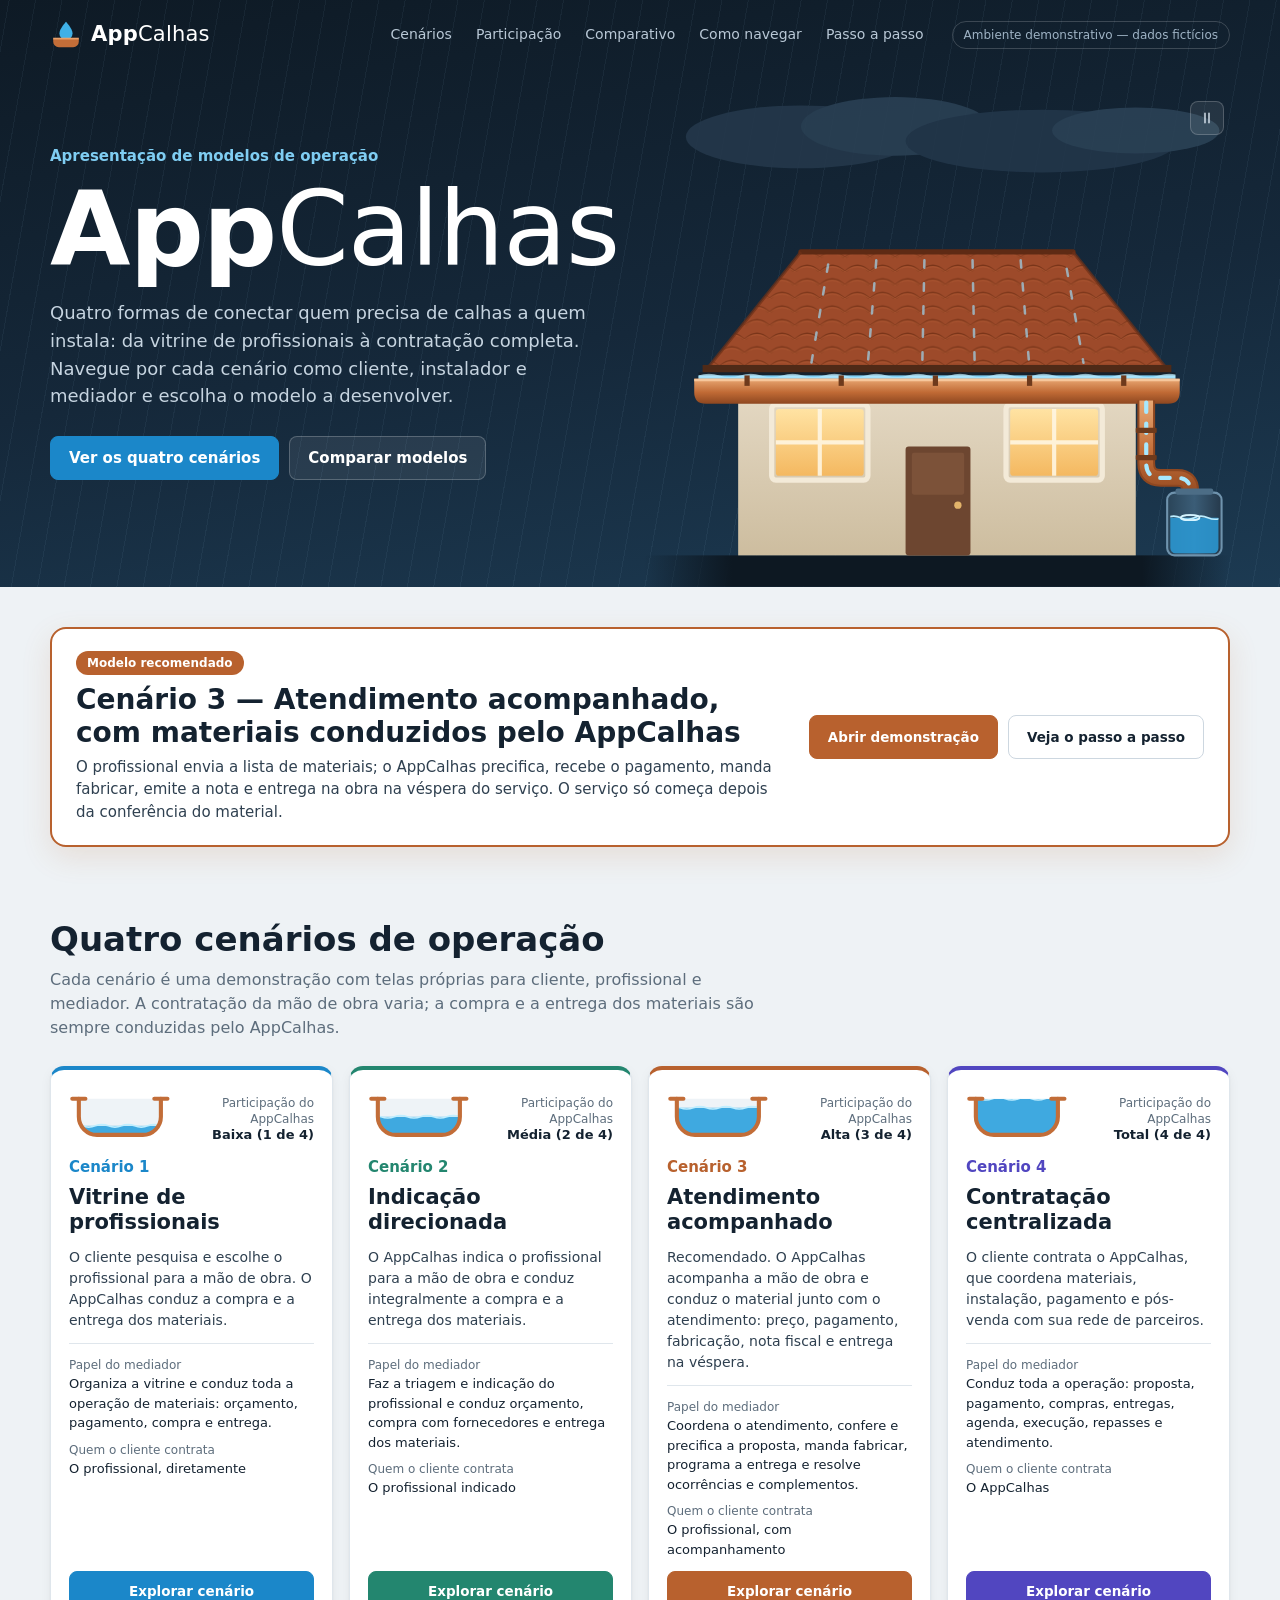
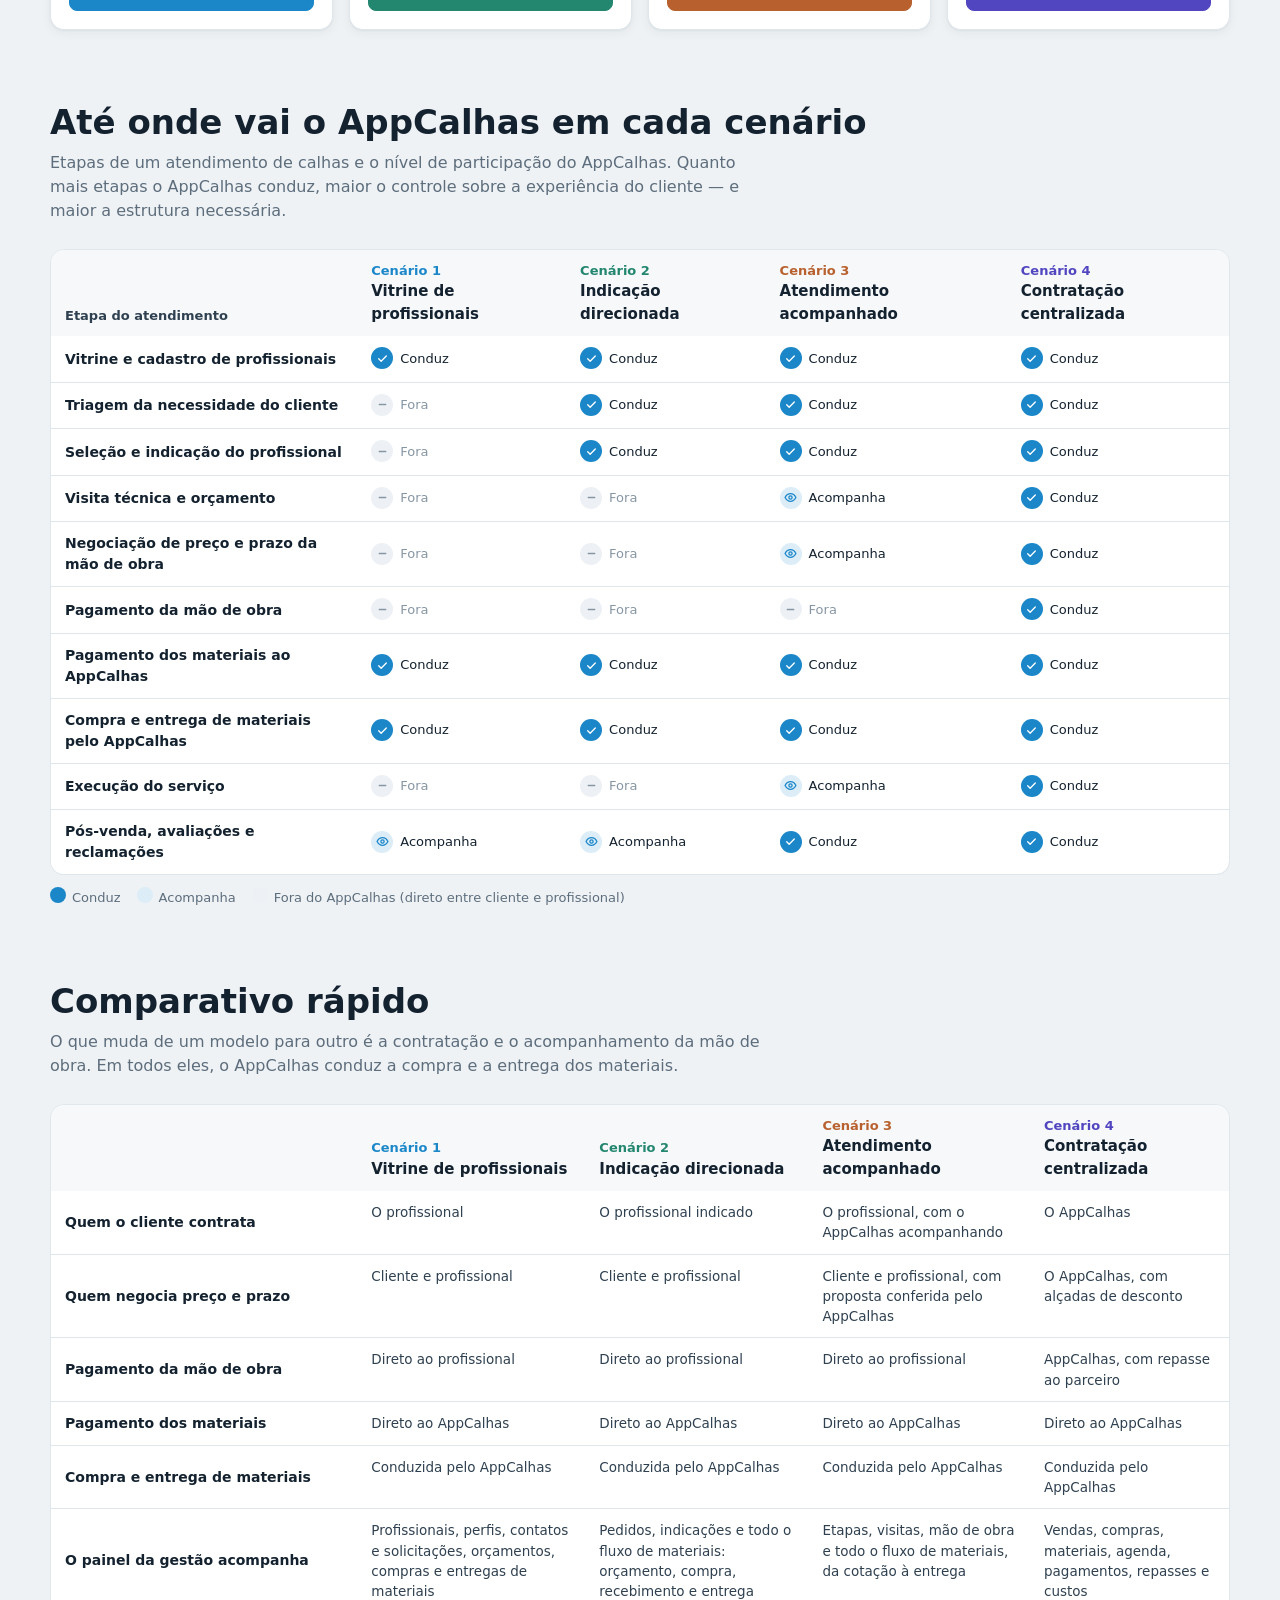
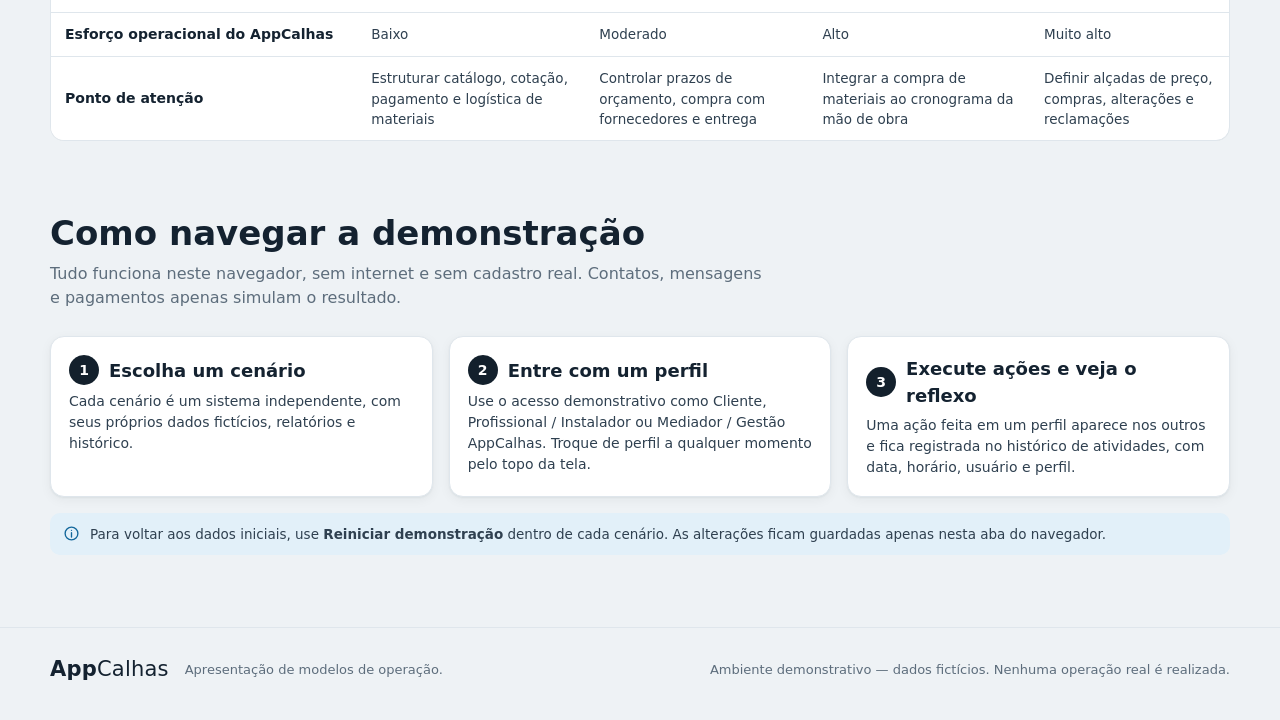
<file: index.html>
<!doctype html>
<html lang="pt-BR">
<head>
<meta charset="utf-8">
<meta name="viewport" content="width=device-width, initial-scale=1">
<title>AppCalhas · Modelos de operação</title>
<meta name="description" content="Apresentação interativa do AppCalhas: quatro possibilidades de funcionamento da plataforma. Ambiente demonstrativo com dados fictícios.">
<link rel="icon" href="data:image/svg+xml,%3Csvg xmlns='http://www.w3.org/2000/svg' viewBox='0 0 40 40'%3E%3Cpath d='M20 3.5s8.2 8.8 8.2 14.5a8.2 8.2 0 0 1-16.4 0C11.8 12.3 20 3.5 20 3.5z' fill='%233fb0e6'/%3E%3Cpath d='M4 24.5h32v3.8a7 7 0 0 1-7 7H11a7 7 0 0 1-7-7z' fill='%23c26d38'/%3E%3C/svg%3E">
<link rel="stylesheet" href="assets/appcalhas.css?v=20261102-3">
<style>
  /* ---------- Capa ---------- */
  body.page-cover { background: var(--bg); }
  .wrap { width: min(1180px, 100% - 40px); margin: 0 auto; }
  .hero { position: relative; overflow: hidden; color: #d7e2ec; background: linear-gradient(172deg, #0e1a25 0%, #15283a 55%, #1c3a52 100%); }
  .hero::before { content: ""; position: absolute; inset: -60px; background: repeating-linear-gradient(100deg, rgba(160, 205, 235, .06) 0 1px, transparent 1px 26px); animation: lgrain 1.6s linear infinite; pointer-events: none; }
  .cv-top { position: relative; z-index: 2; display: flex; align-items: center; gap: 18px; padding: 18px 0; }
  .cv-top nav { display: flex; gap: 4px; margin-left: auto; }
  .cv-top nav a { color: #b9c8d6; text-decoration: none; font-size: 14px; padding: 6px 10px; border-radius: 8px; }
  .cv-top nav a:hover { color: #fff; background: rgba(255, 255, 255, .07); }
  .chip-demo { font-size: 12px; color: #9fb3c5; border: 1px solid rgba(255, 255, 255, .18); border-radius: 999px; padding: 4px 11px; white-space: nowrap; }
  .hero-in { position: relative; z-index: 1; display: grid; grid-template-columns: minmax(0, 1fr) minmax(0, 1.05fr); gap: 36px; align-items: center; padding: 26px 0 0; }
  .hero-txt { padding-bottom: 56px; }
  .kicker { color: #7fcdf2; font-weight: 600; font-size: 15px; margin: 0 0 12px; }
  .hero h1 { font-family: var(--font-d); font-weight: 700; color: #fff; font-size: clamp(56px, 8.4vw, 104px); line-height: .95; margin: 0 0 20px; letter-spacing: -.01em; }
  .hero h1 span { font-weight: 300; }
  .hero .lead { font-size: 18px; line-height: 1.55; color: #c6d4e0; max-width: 540px; margin: 0 0 26px; }
  .cta { display: flex; gap: 10px; flex-wrap: wrap; }
  .cta .btn { min-height: 44px; padding: 0 18px; font-size: 15px; }
  .cta .btn.p { --acc: #1b87c9; --acc-ink: #13679b; }
  .scene-box { position: relative; align-self: end; }
  .scene { width: 100%; height: auto; display: block; }
  .scene-ctl { position: absolute; right: 6px; top: 6px; background: rgba(255, 255, 255, .08); border: 1px solid rgba(255, 255, 255, .2); color: #d7e2ec; border-radius: 8px; width: 34px; height: 34px; display: grid; place-items: center; cursor: pointer; }
  .scene-ctl:hover { background: rgba(255, 255, 255, .16); }
  .scene-cap { position: absolute; left: 0; right: 0; bottom: 8px; text-align: center; font-size: 12px; color: #9fb3c5; }

  /* Animação */
  .drop { animation: fall var(--t, 1s) linear var(--dl, 0s) infinite; opacity: 0; }
  @keyframes fall { 0% { transform: translate(0, 0); opacity: 0; } 8% { opacity: .85; } 90% { opacity: .85; } 100% { transform: translate(-7px, var(--dy)); opacity: 0; } }
  .splash { transform-box: fill-box; transform-origin: center; animation: splash var(--t, 1s) linear var(--dl, 0s) infinite; opacity: 0; }
  @keyframes splash { 0%, 86% { opacity: 0; transform: scale(.3); } 92% { opacity: .85; } 100% { opacity: 0; transform: scale(1.7); } }
  .flow { stroke-dasharray: 7 15; animation: flow 1.1s linear infinite; }
  @keyframes flow { to { stroke-dashoffset: -22; } }
  .pipeflow { stroke-dasharray: 9 11; animation: flow .7s linear infinite; }
  .wave { animation: wave 2.4s linear infinite; }
  @keyframes wave { to { transform: translateX(40px); } }
  .ripple { transform-box: fill-box; transform-origin: center; animation: ripple 1.6s ease-out infinite; }
  .ripple.r2 { animation-delay: .8s; }
  @keyframes ripple { 0% { transform: scale(.2); opacity: .9; } 100% { transform: scale(1.6); opacity: 0; } }
  .clouds { animation: drift 24s ease-in-out infinite alternate; }
  @keyframes drift { to { transform: translateX(-26px); } }
  .tankw { animation: tank 5s ease-in-out infinite alternate; }
  @keyframes tank { to { transform: translateY(-5px); } }
  .glow { animation: glow 4s ease-in-out infinite alternate; }
  @keyframes glow { to { opacity: .75; } }
  .scene.paused *, .hero.paused::before { animation-play-state: paused !important; }

  /* Seções */
  .sec { padding: 64px 0 8px; }
  .sec h2 { font-size: clamp(26px, 3.2vw, 34px); margin: 0 0 8px; }
  .sec > .wrap > p.sub { color: var(--muted); font-size: 16px; max-width: 720px; margin: 0 0 26px; }
  .cards4 { display: grid; grid-template-columns: repeat(4, minmax(0, 1fr)); gap: 16px; }
  .sc-card { position: relative; background: #fff; border: 1px solid var(--line); border-radius: 14px; box-shadow: var(--sh); padding: 18px 18px 18px; display: flex; flex-direction: column; gap: 12px; border-top: 4px solid var(--c); }
  .sc-card .lvl { width: 120px; height: 56px; display: block; }
  .sc-card .lv-row { display: flex; align-items: flex-end; justify-content: space-between; gap: 8px; }
  .sc-card .lv-row small { font-size: 12px; color: var(--muted); text-align: right; line-height: 1.3; }
  .sc-card .lv-row small b { display: block; color: var(--ink); font-size: 13px; }
  .sc-num { font-family: var(--font-d); color: var(--c); font-weight: 600; font-size: 15px; }
  .sc-card h3 { font-size: 21px; margin: -6px 0 0; }
  .sc-card p { margin: 0; color: var(--ink-2); font-size: 14px; }
  .sc-card dl { margin: 0; display: grid; gap: 8px; font-size: 13px; border-top: 1px solid var(--line); padding-top: 12px; }
  .sc-card dt { color: var(--muted); font-size: 12px; }
  .sc-card dd { margin: 0; color: var(--ink); }
  .sc-card .btn { margin-top: auto; background: var(--c); border-color: var(--c); color: #fff; min-height: 40px; }
  .sc-card .btn:hover { filter: brightness(.92); background: var(--c); }

  .mx { width: 100%; border-collapse: separate; border-spacing: 0; background: #fff; border: 1px solid var(--line); border-radius: 14px; overflow: hidden; box-shadow: var(--sh); font-size: 14px; }
  .mx th, .mx td { padding: 11px 14px; border-bottom: 1px solid var(--line); text-align: left; }
  .mx thead th { background: var(--surface-2); font-size: 13px; color: var(--ink-2); vertical-align: bottom; }
  .mx thead th b { display: block; font-family: var(--font-d); font-size: 15px; color: var(--ink); }
  .mx tr:last-child td, .mx tr:last-child th { border-bottom: 0; }
  .mx tbody th { font-weight: 600; color: var(--ink); width: 26%; background: #fff; }
  .mx .cell { display: inline-flex; align-items: center; gap: 7px; font-size: 13px; }
  .mx .d { width: 22px; height: 22px; border-radius: 50%; display: inline-grid; place-items: center; flex: none; }
  .mx .v2 .d { background: var(--rain); color: #fff; }
  .mx .v1 .d { background: var(--rain-l); color: var(--rain); }
  .mx .v0 .d { background: var(--neu-bg); color: var(--faint); }
  .mx .v0 { color: var(--faint); }
  .legend { display: flex; gap: 16px; flex-wrap: wrap; margin-top: 12px; font-size: 13px; color: var(--muted); }
  .legend span { display: inline-flex; gap: 6px; align-items: center; }
  .cmp td { font-size: 13.5px; color: var(--ink-2); vertical-align: top; }
  .steps { display: grid; grid-template-columns: repeat(3, minmax(0, 1fr)); gap: 16px; counter-reset: s; }
  .step { background: #fff; border: 1px solid var(--line); border-radius: 14px; padding: 18px; box-shadow: var(--sh); }
  .step b { display: flex; align-items: center; gap: 10px; font-family: var(--font-d); font-size: 18px; font-weight: 600; margin-bottom: 6px; }
  .step b::before { counter-increment: s; content: counter(s); width: 30px; height: 30px; border-radius: 50%; background: var(--storm); color: #fff; display: grid; place-items: center; font-size: 14px; }
  .step p { margin: 0; color: var(--ink-2); }
  .pick { display: flex; gap: 24px; align-items: center; justify-content: space-between; flex-wrap: wrap; background: #fff; border: 2px solid #b8612e; border-radius: 16px; padding: 22px 24px; box-shadow: 0 10px 30px rgba(184, 97, 46, .14); }
  .pick > div:first-child { flex: 1 1 520px; }
  .pick h2 { font-size: clamp(22px, 2.6vw, 28px); margin: 8px 0 6px; }
  .pick p { margin: 0; color: var(--ink-2); font-size: 15px; max-width: 760px; }
  .pick-tag { display: inline-block; font-size: 12px; font-weight: 700; color: #fff; background: #b8612e; border-radius: 999px; padding: 3px 11px; }
  .pick-cta { display: flex; gap: 10px; flex-wrap: wrap; }
  .pick-cta .btn { min-height: 44px; padding: 0 18px; text-decoration: none; }
  .pick-cta .btn.p { --acc: #b8612e; --acc-ink: #8e4720; }
  .cv-foot { margin-top: 64px; padding: 26px 0 34px; border-top: 1px solid var(--line); color: var(--muted); font-size: 13px; }
  .cv-foot .wrap { display: flex; gap: 16px; align-items: center; flex-wrap: wrap; }
  .tw-mx { overflow-x: auto; border-radius: 14px; }

  @media (max-width: 1100px) { .cards4 { grid-template-columns: repeat(2, minmax(0, 1fr)); } }
  @media (max-width: 860px) {
    .hero-in { grid-template-columns: 1fr; gap: 0; padding-top: 6px; }
    .hero-txt { padding-bottom: 8px; }
    .scene-box { max-width: 520px; width: 100%; margin: 0 auto; }
    .cv-top nav { display: none; }
    .chip-demo { margin-left: auto; }
    .steps { grid-template-columns: 1fr; }
  }
  @media (max-width: 600px) {
    .wrap { width: calc(100% - 32px); }
    .cards4 { grid-template-columns: 1fr; }
    .hero .lead { font-size: 16px; }
    .chip-demo { font-size: 11px; padding: 3px 8px; }
    .sec { padding-top: 44px; }
    .mx { min-width: 640px; }
    .mx tbody th { position: sticky; left: 0; z-index: 1; box-shadow: 1px 0 0 var(--line); }
  }

  /* Capa compacta no celular; mantém a rolagem natural. */
  @media (max-width: 600px) {
    .cv-top { gap: 10px; flex-wrap: wrap; padding: 14px 0; }
    .chip-demo { max-width: 100%; white-space: normal; }
    .hero h1 { font-size: clamp(42px, 12vw, 58px); margin-bottom: 14px; }
    .hero .lead { font-size: 14px; line-height: 1.5; margin-bottom: 18px; }
    .hero .kicker { font-size: 12px; }
    .cta { gap: 8px; }
    .cta .btn { font-size: 13px; min-height: 44px; padding: 0 12px; white-space: normal; }
    .sec { padding-top: 30px; }
    .sec h2 { font-size: 23px; }
    .sec > .wrap > p { font-size: 13px; }
    .sc-card { padding: 18px; }
    .sc-card h3 { font-size: 20px; }
    .sc-card p, .sc-card li { font-size: 13px; line-height: 1.5; }
    .cards4 { gap: 14px; }
    .legend { gap: 10px; font-size: 12px; flex-wrap: wrap; }
    .step { padding: 16px; }
    .step p { font-size: 13px; }
    .cv-foot { margin-top: 36px; font-size: 12px; }
  }
</style>
</head>
<body class="page-cover">


<header class="hero" id="hero">
  <div class="wrap">
    <div class="cv-top">
      <span class="logo light"><svg viewBox="0 0 40 40" width="32" height="32" aria-hidden="true"><path d="M20 3.5s8.2 8.8 8.2 14.5a8.2 8.2 0 0 1-16.4 0C11.8 12.3 20 3.5 20 3.5z" fill="#3fb0e6"/><path d="M4 24.5h32v3.8a7 7 0 0 1-7 7H11a7 7 0 0 1-7-7z" fill="#c26d38"/><path d="M4 24.5h32" stroke="#e8a06a" stroke-width="2.2"/></svg><b>App<span>Calhas</span></b></span>
      <nav aria-label="Seções"><a href="#cenarios">Cenários</a><a href="#participacao">Participação</a><a href="#comparativo">Comparativo</a><a href="#navegar">Como navegar</a><a href="passo-a-passo.html">Passo a passo</a></nav>
      <span class="chip-demo">Ambiente demonstrativo — dados fictícios</span>
    </div>
    <div class="hero-in">
      <div class="hero-txt">
        <p class="kicker">Apresentação de modelos de operação</p>
        <h1>App<span>Calhas</span></h1>
        <p class="lead">Quatro formas de conectar quem precisa de calhas a quem instala: da vitrine de profissionais à contratação completa. Navegue por cada cenário como cliente, instalador e mediador e escolha o modelo a desenvolver.</p>
        <div class="cta"><a class="btn p" href="#cenarios">Ver os quatro cenários</a><a class="btn light" href="#comparativo">Comparar modelos</a></div>
      </div>
      <div class="scene-box">
        <svg class="scene" id="scene" viewBox="0 0 560 470" role="img" aria-label="Animação: a chuva cai no telhado, a água escorre para a calha, desce pelo condutor e é coletada na cisterna.">
          <defs>
            <linearGradient id="gWall" x1="0" y1="0" x2="0" y2="1"><stop offset="0" stop-color="#e7dcc8"/><stop offset="1" stop-color="#cdbd9f"/></linearGradient>
            <pattern id="gTile" width="24" height="13" patternUnits="userSpaceOnUse"><rect width="24" height="13" fill="#9d4a2a"/><path d="M0 13 Q12 1 24 13" fill="none" stroke="#7a3519" stroke-width="2"/><path d="M0 13 Q12 3 24 13" fill="none" stroke="#c0623b" stroke-width="1" opacity=".6"/></pattern>
            <linearGradient id="gCopper" x1="0" y1="0" x2="0" y2="1"><stop offset="0" stop-color="#e9a874"/><stop offset=".55" stop-color="#c06a35"/><stop offset="1" stop-color="#8e4720"/></linearGradient>
            <linearGradient id="gWater" x1="0" y1="0" x2="0" y2="1"><stop offset="0" stop-color="#8fdcff"/><stop offset="1" stop-color="#2b9bd6"/></linearGradient>
            <linearGradient id="gTank" x1="0" y1="0" x2="1" y2="0"><stop offset="0" stop-color="#2a4458"/><stop offset=".5" stop-color="#3b5d77"/><stop offset="1" stop-color="#25394b"/></linearGradient>
            <linearGradient id="gWin" x1="0" y1="0" x2="0" y2="1"><stop offset="0" stop-color="#ffe3a3"/><stop offset="1" stop-color="#f4b860"/></linearGradient>
            <linearGradient id="gGround" x1="0" y1="0" x2="1" y2="0"><stop offset="0" stop-color="#0d1822" stop-opacity="0"/><stop offset=".15" stop-color="#0d1822"/><stop offset=".85" stop-color="#0d1822"/><stop offset="1" stop-color="#0d1822" stop-opacity="0"/></linearGradient>
            <linearGradient id="gGrass" x1="0" y1="0" x2="1" y2="0"><stop offset="0" stop-color="#2d4a3a" stop-opacity="0"/><stop offset=".15" stop-color="#2d4a3a"/><stop offset=".85" stop-color="#2d4a3a"/><stop offset="1" stop-color="#2d4a3a" stop-opacity="0"/></linearGradient>
            <clipPath id="cGutter"><rect x="52" y="266" width="456" height="6"/></clipPath>
            <clipPath id="cTank"><rect x="503" y="383" width="46" height="55" rx="5"/></clipPath>
          </defs>
          <g class="clouds" opacity=".9">
            <ellipse cx="150" cy="40" rx="110" ry="30" fill="#24384b"/><ellipse cx="240" cy="30" rx="90" ry="28" fill="#2a4054"/><ellipse cx="380" cy="44" rx="130" ry="30" fill="#22364a"/><ellipse cx="470" cy="34" rx="80" ry="22" fill="#2b4256"/>
          </g>
          <!-- chão -->
          <rect x="0" y="440" width="560" height="30" fill="url(#gGround)"/>
          <path d="M20 440 H540" stroke="url(#gGrass)" stroke-width="3"/>
          <!-- parede -->
          <rect x="90" y="262" width="380" height="178" fill="url(#gWall)"/>
          <g class="glow" opacity="1">
            <rect x="126" y="300" width="84" height="64" rx="3" fill="url(#gWin)"/><rect x="350" y="300" width="84" height="64" rx="3" fill="url(#gWin)"/>
          </g>
          <path d="M168 300 V364 M126 332 H210 M392 300 V364 M350 332 H434" stroke="#fff6e2" stroke-width="4" opacity=".9"/>
          <rect x="122" y="296" width="92" height="72" rx="4" fill="none" stroke="#f3ead8" stroke-width="5"/><rect x="346" y="296" width="92" height="72" rx="4" fill="none" stroke="#f3ead8" stroke-width="5"/>
          <rect x="250" y="336" width="62" height="104" rx="3" fill="#6d4630"/><rect x="256" y="342" width="50" height="40" rx="2" fill="#7c5239"/><circle cx="300" cy="392" r="3.5" fill="#e3b46a"/>
          <!-- telhado -->
          <path d="M60 262 L150 150 H410 L500 262 Z" fill="url(#gTile)"/>
          <path d="M150 150 H410" stroke="#5e2a14" stroke-width="5" stroke-linecap="round"/>
          <path d="M60 262 L150 150 M500 262 L410 150" stroke="#6e3118" stroke-width="3" opacity=".7"/>
          <g fill="none" stroke="#9fe1ff" stroke-width="2.4" opacity=".65" stroke-linecap="round">
            <path class="flow" d="M176 162 L160 256"/><path class="flow" d="M222 158 L214 256" style="animation-delay:.3s"/><path class="flow" d="M268 158 L266 256" style="animation-delay:.6s"/>
            <path class="flow" d="M314 158 L316 256" style="animation-delay:.15s"/><path class="flow" d="M360 158 L368 256" style="animation-delay:.45s"/><path class="flow" d="M404 166 L420 256" style="animation-delay:.75s"/>
          </g>
          <rect x="56" y="258" width="448" height="10" fill="#4f2a17"/>
          <!-- calha (abertura com água + face de cobre) -->
          <rect x="52" y="265" width="456" height="8" fill="#16222d"/>
          <g clip-path="url(#cGutter)">
            <rect x="52" y="268" width="456" height="5" fill="url(#gWater)"/>
            <path class="wave" d="M12 268 q10 -3 20 0 t20 0 t20 0 t20 0 t20 0 t20 0 t20 0 t20 0 t20 0 t20 0 t20 0 t20 0 t20 0 t20 0 t20 0 t20 0 t20 0 t20 0 t20 0 t20 0 t20 0 t20 0 t20 0 t20 0 t20 0 v6 H12 Z" fill="#bfeeff" opacity=".7"/>
          </g>
          <path d="M48 271 H512 V284 Q512 295 501 295 H59 Q48 295 48 284 Z" fill="url(#gCopper)"/>
          <path d="M48 272.5 H512" stroke="#f6c79c" stroke-width="2"/>
          <g fill="#6e3a1c"><rect x="96" y="268" width="5" height="10"/><rect x="186" y="268" width="5" height="10"/><rect x="276" y="268" width="5" height="10"/><rect x="366" y="268" width="5" height="10"/><rect x="456" y="268" width="5" height="10"/></g>
          <g id="rain"></g>
          <!-- condutor -->
          <path d="M480 292 V352 Q480 366 494 366 H510 Q522 366 522 378 V386" fill="none" stroke="#8e4720" stroke-width="17" stroke-linejoin="round"/>
          <path d="M480 292 V352 Q480 366 494 366 H510 Q522 366 522 378 V386" fill="none" stroke="url(#gCopper)" stroke-width="13" stroke-linejoin="round"/>
          <path class="pipeflow" d="M480 294 V352 Q480 366 494 366 H510 Q522 366 522 378 V392" fill="none" stroke="#a6e8ff" stroke-width="4" stroke-linecap="round"/>
          <rect x="470" y="318" width="20" height="5" rx="1" fill="#6e3a1c"/><rect x="470" y="344" width="20" height="5" rx="1" fill="#6e3a1c"/>
          <!-- cisterna -->
          <rect x="500" y="380" width="52" height="60" rx="7" fill="url(#gTank)" stroke="#6f93ad" stroke-width="2"/>
          <g clip-path="url(#cTank)">
            <g class="tankw"><rect x="500" y="404" width="52" height="40" fill="#2b9bd6" opacity=".85"/><path d="M500 404 q6 -3 13 0 t13 0 t13 0 t13 0" fill="none" stroke="#bfeeff" stroke-width="1.5"/></g>
          </g>
          <ellipse class="ripple" cx="522" cy="404" rx="9" ry="2.5" fill="none" stroke="#d6f4ff" stroke-width="1.4"/>
          <ellipse class="ripple r2" cx="522" cy="404" rx="9" ry="2.5" fill="none" stroke="#d6f4ff" stroke-width="1.4"/>
          <rect x="508" y="376" width="36" height="6" rx="2" fill="#4c6d86"/>
        </svg>
        <button type="button" class="scene-ctl" id="sceneCtl" aria-label="Pausar animação" title="Pausar animação"><svg width="16" height="16" viewBox="0 0 24 24" fill="none" stroke="currentColor" stroke-width="2.2" stroke-linecap="round"><path d="M9 5v14M15 5v14"/></svg></button>
      </div>
    </div>
  </div>
</header>

<main>
  <section class="sec" id="recomendado" style="padding-top:40px">
    <div class="wrap">
      <div class="pick">
        <div>
          <span class="pick-tag">Modelo recomendado</span>
          <h2>Cenário 3 — Atendimento acompanhado, com materiais conduzidos pelo AppCalhas</h2>
          <p>O profissional envia a lista de materiais; o AppCalhas precifica, recebe o pagamento, manda fabricar, emite a nota e entrega na obra na véspera do serviço. O serviço só começa depois da conferência do material.</p>
        </div>
        <div class="pick-cta"><a class="btn p" href="cenario-3.html">Abrir demonstração</a><a class="btn" href="passo-a-passo.html">Veja o passo a passo</a></div>
      </div>
    </div>
  </section>

  <section class="sec" id="cenarios">
    <div class="wrap">
      <h2>Quatro cenários de operação</h2>
      <p class="sub">Cada cenário é uma demonstração com telas próprias para cliente, profissional e mediador. A contratação da mão de obra varia; a compra e a entrega dos materiais são sempre conduzidas pelo AppCalhas.</p>
      <div class="cards4" id="cards"></div>
    </div>
  </section>

  <section class="sec" id="participacao">
    <div class="wrap">
      <h2>Até onde vai o AppCalhas em cada cenário</h2>
      <p class="sub">Etapas de um atendimento de calhas e o nível de participação do AppCalhas. Quanto mais etapas o AppCalhas conduz, maior o controle sobre a experiência do cliente — e maior a estrutura necessária.</p>
      <div class="tw-mx"><table class="mx" id="matrix"></table></div>
      <div class="legend"><span><i class="cell v2"><span class="d" style="width:16px;height:16px;background:var(--rain);border-radius:50%"></span></i>Conduz</span><span><i class="cell v1"><span class="d" style="width:16px;height:16px;background:var(--rain-l);border-radius:50%"></span></i>Acompanha</span><span><i class="cell v0"><span class="d" style="width:16px;height:16px;background:var(--neu-bg);border-radius:50%"></span></i>Fora do AppCalhas (direto entre cliente e profissional)</span></div>
    </div>
  </section>

  <section class="sec" id="comparativo">
    <div class="wrap">
      <h2>Comparativo rápido</h2>
      <p class="sub">O que muda de um modelo para outro é a contratação e o acompanhamento da mão de obra. Em todos eles, o AppCalhas conduz a compra e a entrega dos materiais.</p>
      <div class="tw-mx"><table class="mx cmp" id="cmp"></table></div>
    </div>
  </section>

  <section class="sec" id="navegar">
    <div class="wrap">
      <h2>Como navegar a demonstração</h2>
      <p class="sub">Tudo funciona neste navegador, sem internet e sem cadastro real. Contatos, mensagens e pagamentos apenas simulam o resultado.</p>
      <div class="steps">
        <div class="step"><b>Escolha um cenário</b><p>Cada cenário é um sistema independente, com seus próprios dados fictícios, relatórios e histórico.</p></div>
        <div class="step"><b>Entre com um perfil</b><p>Use o acesso demonstrativo como Cliente, Profissional / Instalador ou Mediador / Gestão AppCalhas. Troque de perfil a qualquer momento pelo topo da tela.</p></div>
        <div class="step"><b>Execute ações e veja o reflexo</b><p>Uma ação feita em um perfil aparece nos outros e fica registrada no histórico de atividades, com data, horário, usuário e perfil.</p></div>
      </div>
      <div class="mt"></div>
      <div class="note"><svg class="i" width="17" height="17" viewBox="0 0 24 24" fill="none" stroke="currentColor" stroke-width="1.9" stroke-linecap="round"><circle cx="12" cy="12" r="9"/><path d="M12 11v6M12 7.5v.01"/></svg><div>Para voltar aos dados iniciais, use <b>Reiniciar demonstração</b> dentro de cada cenário. As alterações ficam guardadas apenas nesta aba do navegador.</div></div>
    </div>
  </section>
</main>

<footer class="cv-foot">
  <div class="wrap"><span class="logo"><b>App<span>Calhas</span></b></span><span>Apresentação de modelos de operação.</span><span class="spacer"></span><span>Ambiente demonstrativo — dados fictícios. Nenhuma operação real é realizada.</span></div>
</footer>

<script src="assets/appcalhas-core.js?v=20261102-3"></script>
<script>
(function () {
  'use strict';
  var A = window.AppC;
  var SC = [
    { n: 1, t: 'Vitrine de profissionais', f: 'cenario-1.html', c: '#1b87c9', lv: 1, nivel: 'Baixa',
      d: 'O cliente pesquisa e escolhe o profissional para a mão de obra. O AppCalhas conduz a compra e a entrega dos materiais.',
      m: 'Organiza a vitrine e conduz toda a operação de materiais: orçamento, pagamento, compra e entrega.', k: 'O profissional, diretamente' },
    { n: 2, t: 'Indicação direcionada', f: 'cenario-2.html', c: '#23866f', lv: 2, nivel: 'Média',
      d: 'O AppCalhas indica o profissional para a mão de obra e conduz integralmente a compra e a entrega dos materiais.',
      m: 'Faz a triagem e indicação do profissional e conduz orçamento, compra com fornecedores e entrega dos materiais.', k: 'O profissional indicado' },
    { n: 3, t: 'Atendimento acompanhado', f: 'cenario-3.html', c: '#b8612e', lv: 3, nivel: 'Alta',
      d: 'Recomendado. O AppCalhas acompanha a mão de obra e conduz o material junto com o atendimento: preço, pagamento, fabricação, nota fiscal e entrega na véspera.',
      m: 'Coordena o atendimento, confere e precifica a proposta, manda fabricar, programa a entrega e resolve ocorrências e complementos.', k: 'O profissional, com acompanhamento' },
    { n: 4, t: 'Contratação centralizada', f: 'cenario-4.html', c: '#5146c0', lv: 4, nivel: 'Total',
      d: 'O cliente contrata o AppCalhas, que coordena materiais, instalação, pagamento e pós-venda com sua rede de parceiros.',
      m: 'Conduz toda a operação: proposta, pagamento, compras, entregas, agenda, execução, repasses e atendimento.', k: 'O AppCalhas' },
  ];
  function gutter(n, lv, c) {
    var top = 8, bot = 52, h = (bot - top) * lv / 4, y = bot - h;
    return '<svg class="lvl" viewBox="0 0 124 58" aria-hidden="true"><defs><clipPath id="gc' + n + '"><path d="M12 8 H112 V30 A22 22 0 0 1 90 52 H34 A22 22 0 0 1 12 30 Z"/></clipPath></defs>' +
      '<path d="M12 8 H112 V30 A22 22 0 0 1 90 52 H34 A22 22 0 0 1 12 30 Z" fill="#eef3f7"/>' +
      '<g clip-path="url(#gc' + n + ')"><rect x="0" y="' + y + '" width="124" height="60" fill="#3fa9e0"/><path d="M0 ' + y + ' q8 -3 16 0 t16 0 t16 0 t16 0 t16 0 t16 0 t16 0 t16 0" fill="none" stroke="#bfeeff" stroke-width="2"/></g>' +
      '<path d="M12 8 V30 A22 22 0 0 0 34 52 H90 A22 22 0 0 0 112 30 V8" fill="none" stroke="#c26d38" stroke-width="5" stroke-linecap="round"/><path d="M4 8 H20 M104 8 H120" stroke="#c26d38" stroke-width="5" stroke-linecap="round"/></svg>';
  }
  document.getElementById('cards').innerHTML = SC.map(function (s) {
    return '<article class="sc-card" style="--c:' + s.c + '"><div class="lv-row">' + gutter(s.n, s.lv, s.c) + '<small>Participação do AppCalhas<b>' + s.nivel + ' (' + s.lv + ' de 4)</b></small></div>' +
      '<span class="sc-num">Cenário ' + s.n + '</span><h3>' + s.t + '</h3><p>' + s.d + '</p>' +
      '<dl><div><dt>Papel do mediador</dt><dd>' + s.m + '</dd></div><div><dt>Quem o cliente contrata</dt><dd>' + s.k + '</dd></div></dl>' +
      '<a class="btn" href="' + s.f + '">Explorar cenário</a></article>';
  }).join('');

  var ICO = { 2: '<path d="M5 12.5l4.5 4.5L19 7.5"/>', 1: '<path d="M2 12s3.5-7 10-7 10 7 10 7-3.5 7-10 7S2 12 2 12z"/><circle cx="12" cy="12" r="3"/>', 0: '<path d="M6 12h12"/>' };
  var LBL = { 2: 'Conduz', 1: 'Acompanha', 0: 'Fora' };
  var mx = '<thead><tr><th>Etapa do atendimento</th>' + SC.map(function (s) { return '<th><span style="color:' + s.c + '">Cenário ' + s.n + '</span><b>' + s.t + '</b></th>'; }).join('') + '</tr></thead><tbody>' +
    A.JOURNEY.map(function (j) { return '<tr><th>' + j.l + '</th>' + j.lv.map(function (v) { return '<td><span class="cell v' + v + '"><span class="d"><svg width="13" height="13" viewBox="0 0 24 24" fill="none" stroke="currentColor" stroke-width="2.4" stroke-linecap="round" stroke-linejoin="round">' + ICO[v] + '</svg></span>' + LBL[v] + '</span></td>'; }).join('') + '</tr>'; }).join('') + '</tbody>';
  document.getElementById('matrix').innerHTML = mx;

  var CMP = [
    ['Quem o cliente contrata', 'O profissional', 'O profissional indicado', 'O profissional, com o AppCalhas acompanhando', 'O AppCalhas'],
    ['Quem negocia preço e prazo', 'Cliente e profissional', 'Cliente e profissional', 'Cliente e profissional, com proposta conferida pelo AppCalhas', 'O AppCalhas, com alçadas de desconto'],
    ['Pagamento da mão de obra', 'Direto ao profissional', 'Direto ao profissional', 'Direto ao profissional', 'AppCalhas, com repasse ao parceiro'],
    ['Pagamento dos materiais', 'Direto ao AppCalhas', 'Direto ao AppCalhas', 'Direto ao AppCalhas', 'Direto ao AppCalhas'],
    ['Compra e entrega de materiais', 'Conduzida pelo AppCalhas', 'Conduzida pelo AppCalhas', 'Conduzida pelo AppCalhas', 'Conduzida pelo AppCalhas'],
    ['O painel da gestão acompanha', 'Profissionais, perfis, contatos e solicitações, orçamentos, compras e entregas de materiais', 'Pedidos, indicações e todo o fluxo de materiais: orçamento, compra, recebimento e entrega', 'Etapas, visitas, mão de obra e todo o fluxo de materiais, da cotação à entrega', 'Vendas, compras, materiais, agenda, pagamentos, repasses e custos'],
    ['Esforço operacional do AppCalhas', 'Baixo', 'Moderado', 'Alto', 'Muito alto'],
    ['Ponto de atenção', 'Estruturar catálogo, cotação, pagamento e logística de materiais', 'Controlar prazos de orçamento, compra com fornecedores e entrega', 'Integrar a compra de materiais ao cronograma da mão de obra', 'Definir alçadas de preço, compras, alterações e reclamações'],
  ];
  document.getElementById('cmp').innerHTML = '<thead><tr><th></th>' + SC.map(function (s) { return '<th><span style="color:' + s.c + '">Cenário ' + s.n + '</span><b>' + s.t + '</b></th>'; }).join('') + '</tr></thead><tbody>' + CMP.map(function (r) { return '<tr><th>' + r[0] + '</th>' + r.slice(1).map(function (c) { return '<td>' + c + '</td>'; }).join('') + '</tr>'; }).join('') + '</tbody>';

  /* Chuva: cada gota termina no telhado ou no chão, com um respingo sincronizado */
  var rain = document.getElementById('rain'), ns = 'http://www.w3.org/2000/svg';
  var rnd = A.rng(11), html = '';
  function landY(x) {
    if (x >= 150 && x <= 410) return 165 + rnd() * 88;
    if (x > 60 && x < 150) { var e = 262 - (x - 60) * (112 / 90); return e + 6 + rnd() * (252 - e - 6); }
    if (x > 410 && x < 500) { var e2 = 150 + (x - 410) * (112 / 90); return e2 + 6 + rnd() * (252 - e2 - 6); }
    if (x >= 500 && x <= 552) return 376;
    return 436;
  }
  for (var i = 0; i < 64; i++) {
    var x = 14 + rnd() * 540, y = landY(x), t = (0.75 + rnd() * 0.45).toFixed(2), dl = (-rnd() * 2).toFixed(2);
    var st = '--dy:' + (y + 10).toFixed(0) + 'px;--t:' + t + 's;--dl:' + dl + 's';
    html += '<line class="drop" x1="' + x.toFixed(1) + '" y1="-14" x2="' + (x - 2).toFixed(1) + '" y2="0" stroke="#a9d8f2" stroke-width="1.6" stroke-linecap="round" style="' + st + '"/>';
    html += '<ellipse class="splash" cx="' + (x - 7).toFixed(1) + '" cy="' + y.toFixed(1) + '" rx="4.5" ry="1.6" fill="none" stroke="#cdeeff" stroke-width="1.2" style="' + st + '"/>';
  }
  rain.innerHTML = html;

  var ctl = document.getElementById('sceneCtl'), scene = document.getElementById('scene'), hero = document.getElementById('hero');
  var playIco = '<svg width="16" height="16" viewBox="0 0 24 24" fill="currentColor"><path d="M7 4l13 8-13 8z"/></svg>', pauseIco = ctl.innerHTML;
  ctl.addEventListener('click', function () {
    var p = scene.classList.toggle('paused'); hero.classList.toggle('paused', p);
    ctl.innerHTML = p ? playIco : pauseIco; ctl.setAttribute('aria-label', p ? 'Retomar animação' : 'Pausar animação'); ctl.title = ctl.getAttribute('aria-label');
  });
})();
</script>

</body>
</html>
</file>
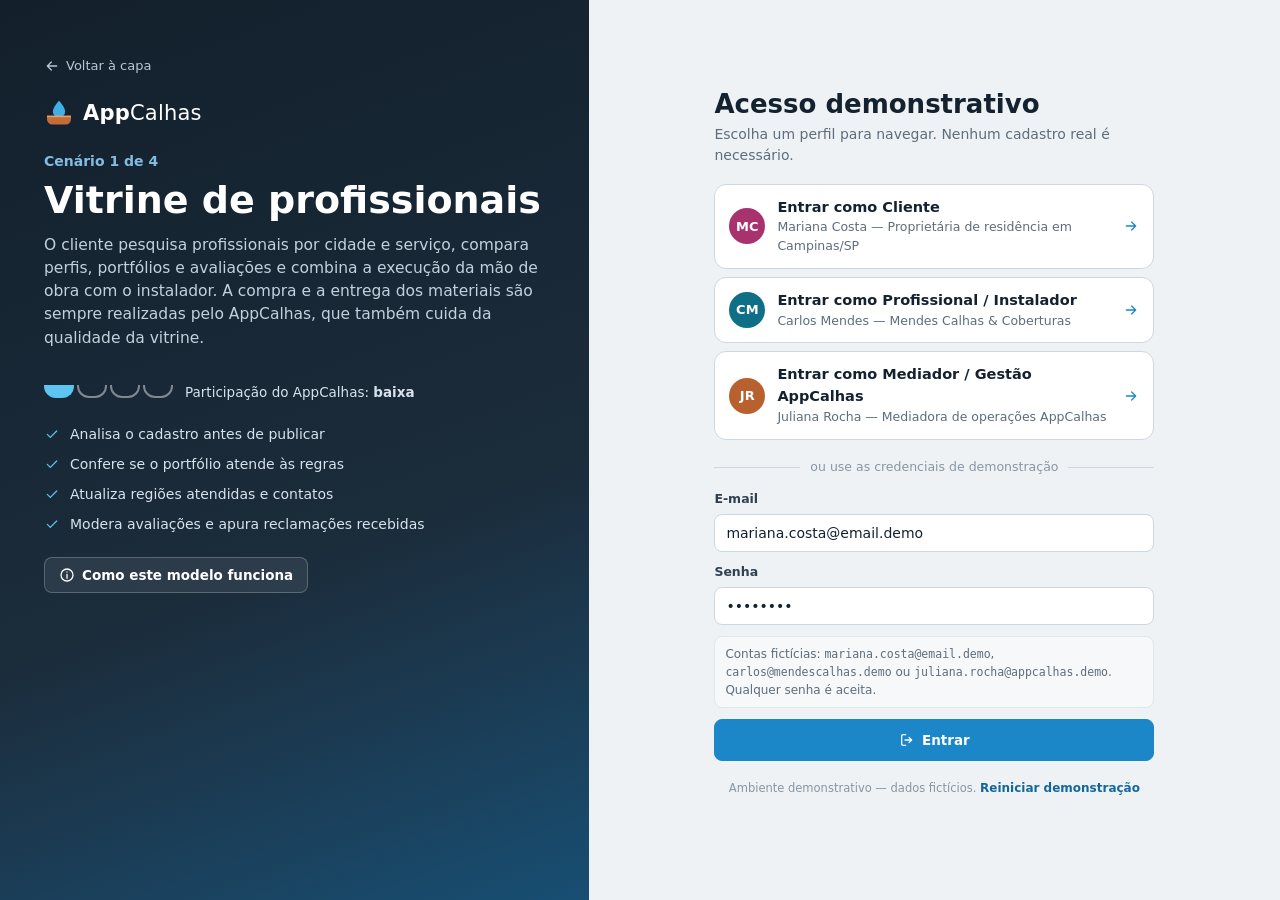
<file: cenario-1.html>
<!doctype html>
<html lang="pt-BR">
<head>
<meta charset="utf-8">
<meta name="viewport" content="width=device-width, initial-scale=1">
<title>AppCalhas · Cenário 1 — Vitrine de profissionais</title>
<meta name="description" content="Demonstração interativa do AppCalhas — Cenário 1: Vitrine de profissionais. Ambiente demonstrativo com dados fictícios.">
<link rel="icon" href="data:image/svg+xml,%3Csvg xmlns='http://www.w3.org/2000/svg' viewBox='0 0 40 40'%3E%3Cpath d='M20 3.5s8.2 8.8 8.2 14.5a8.2 8.2 0 0 1-16.4 0C11.8 12.3 20 3.5 20 3.5z' fill='%233fb0e6'/%3E%3Cpath d='M4 24.5h32v3.8a7 7 0 0 1-7 7H11a7 7 0 0 1-7-7z' fill='%23c26d38'/%3E%3C/svg%3E">
<link rel="stylesheet" href="assets/appcalhas.css?v=20261102-3">
</head>
<body>
<div id="app"><noscript><p style="padding:24px">Esta demonstração precisa do JavaScript ativado no navegador.</p></noscript></div>
<script src="assets/appcalhas-core.js?v=20261102-3"></script>
<script src="assets/cenario-1.js"></script>
</body>
</html>
</file>
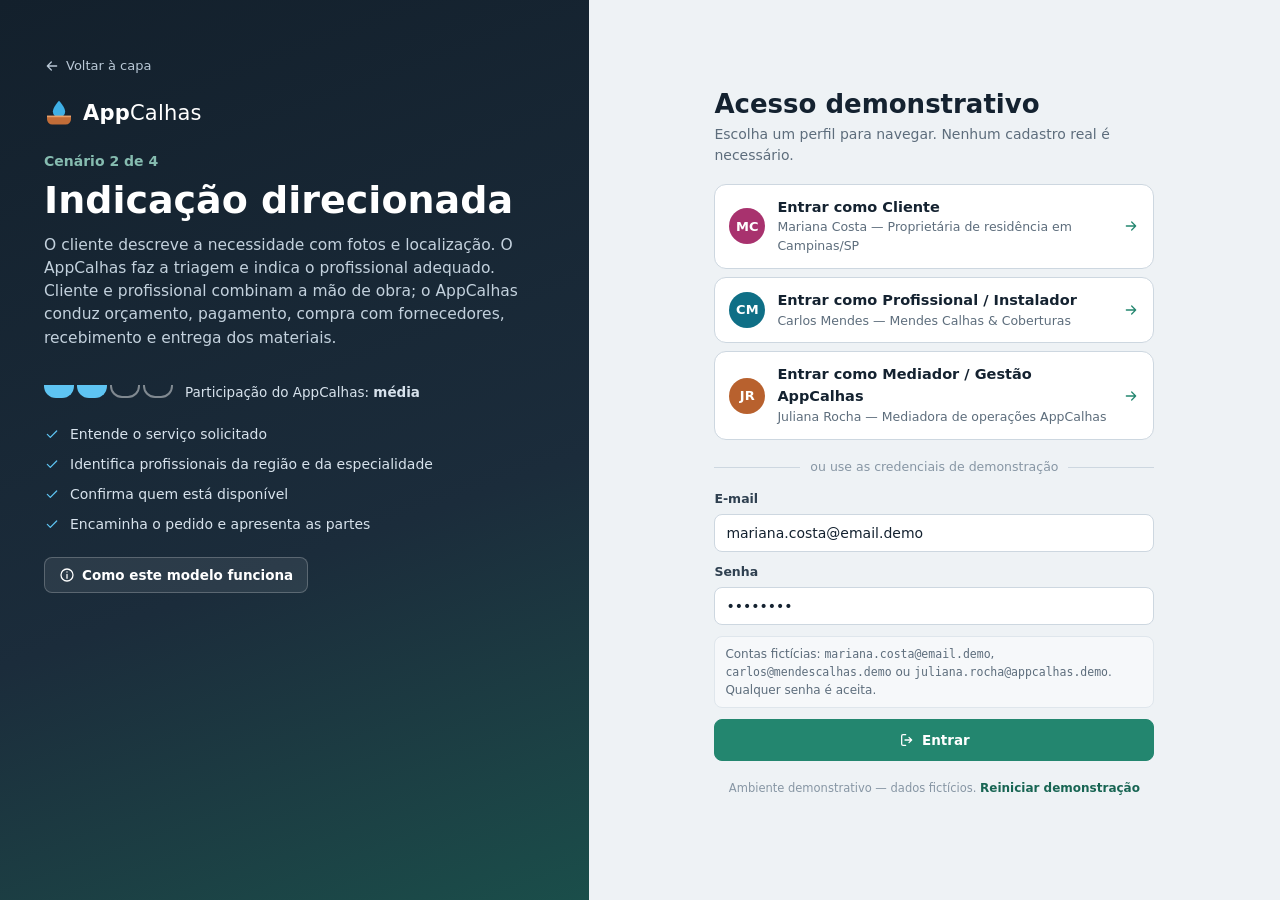
<file: cenario-2.html>
<!doctype html>
<html lang="pt-BR">
<head>
<meta charset="utf-8">
<meta name="viewport" content="width=device-width, initial-scale=1">
<title>AppCalhas · Cenário 2 — Indicação direcionada</title>
<meta name="description" content="Demonstração interativa do AppCalhas — Cenário 2: Indicação direcionada. Ambiente demonstrativo com dados fictícios.">
<link rel="icon" href="data:image/svg+xml,%3Csvg xmlns='http://www.w3.org/2000/svg' viewBox='0 0 40 40'%3E%3Cpath d='M20 3.5s8.2 8.8 8.2 14.5a8.2 8.2 0 0 1-16.4 0C11.8 12.3 20 3.5 20 3.5z' fill='%233fb0e6'/%3E%3Cpath d='M4 24.5h32v3.8a7 7 0 0 1-7 7H11a7 7 0 0 1-7-7z' fill='%23c26d38'/%3E%3C/svg%3E">
<link rel="stylesheet" href="assets/appcalhas.css?v=20261102-3">
</head>
<body>
<div id="app"><noscript><p style="padding:24px">Esta demonstração precisa do JavaScript ativado no navegador.</p></noscript></div>
<script src="assets/appcalhas-core.js?v=20261102-3"></script>
<script src="assets/cenario-2.js"></script>
</body>
</html>
</file>
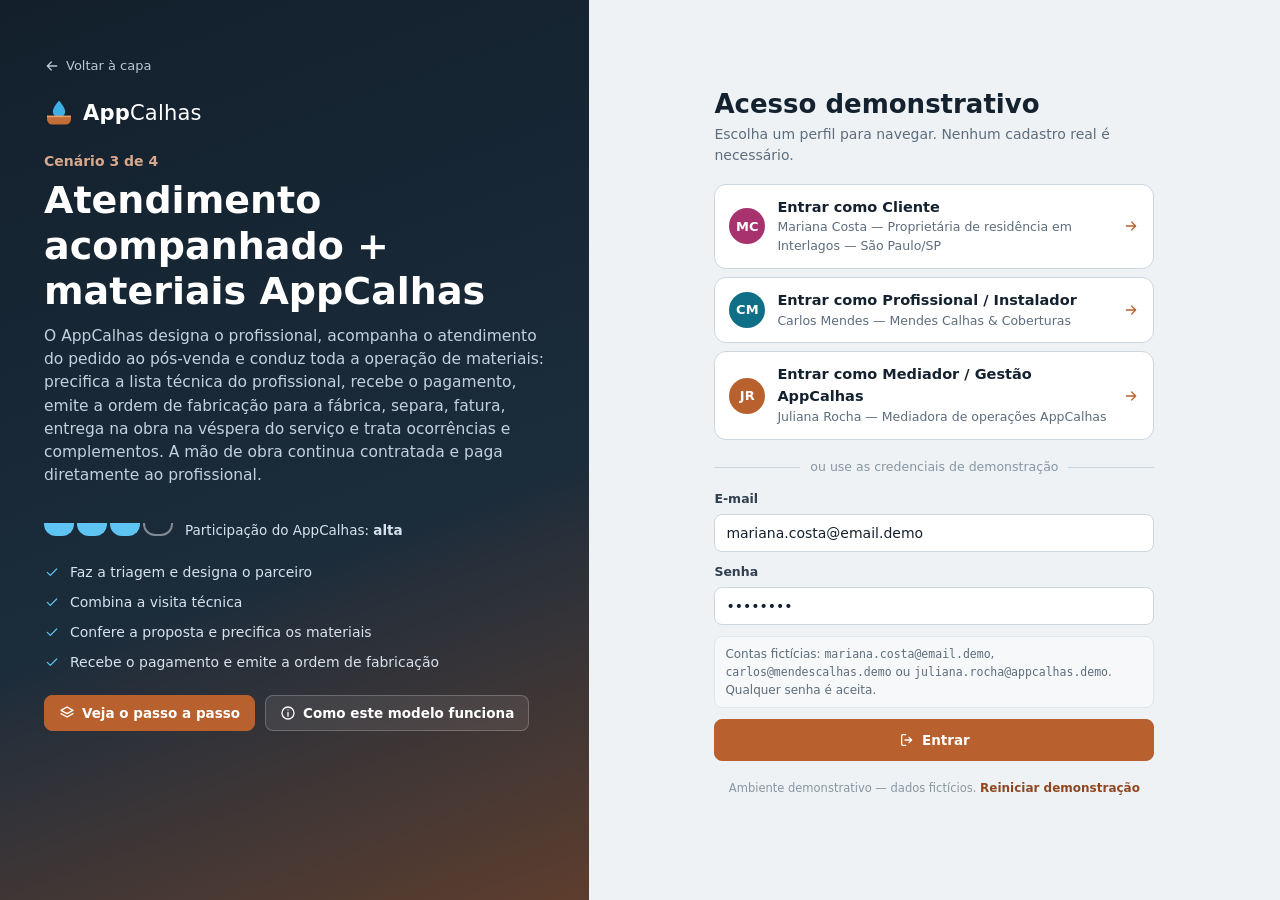
<file: cenario-3.html>
<!doctype html>
<html lang="pt-BR">
<head>
<meta charset="utf-8">
<meta name="viewport" content="width=device-width, initial-scale=1">
<title>AppCalhas · Cenário 3 — Atendimento acompanhado + materiais</title>
<meta name="description" content="Demonstração interativa do AppCalhas — Cenário 3 (versão 2): atendimento acompanhado com compra e entrega de materiais conduzidas pelo AppCalhas. Ambiente demonstrativo com dados fictícios.">
<link rel="icon" href="data:image/svg+xml,%3Csvg xmlns='http://www.w3.org/2000/svg' viewBox='0 0 40 40'%3E%3Cpath d='M20 3.5s8.2 8.8 8.2 14.5a8.2 8.2 0 0 1-16.4 0C11.8 12.3 20 3.5 20 3.5z' fill='%233fb0e6'/%3E%3Cpath d='M4 24.5h32v3.8a7 7 0 0 1-7 7H11a7 7 0 0 1-7-7z' fill='%23c26d38'/%3E%3C/svg%3E">
<link rel="stylesheet" href="assets/appcalhas.css?v=20261102-3">
<style>
  /* Cenário 3 v2 — materiais integrados ao atendimento */
  .kb { grid-template-columns: repeat(6, minmax(190px, 1fr)); }
  .kb.c3-kb5 { grid-template-columns: repeat(5, minmax(200px, 1fr)); }
  .c3-blk { border: 1px solid var(--line); border-radius: 12px; padding: 12px 14px 14px; margin-top: 14px; background: #fff; }
  .c3-blk-h { display: flex; align-items: center; gap: 8px; margin-bottom: 8px; color: var(--acc-ink); }
  .c3-blk-h b { font-family: var(--font-d); font-size: 15px; color: var(--ink); }
  .c3-tot { border-color: var(--acc); background: var(--acc-soft); }
  .stp.c3-mini li { min-width: 40px; }
  .stp.c3-mini .sl { display: none; }
  .stp.c3-mini .dot { width: 22px; height: 22px; font-size: 10px; }
  .stp.c3-mini li::before { top: 10px; }
  .ied-p[readonly] { background: var(--surface-2); color: var(--ink-2); pointer-events: none; }
  /* Botão "Veja o passo a passo" */
  .top .guide { flex: none; text-decoration: none; margin-right: 6px; }
  .sbtn.guide-s { color: #fff; background: rgba(184, 97, 46, .35); }
  .sbtn.guide-s:hover { background: rgba(184, 97, 46, .55); }
  .lg-cta { display: flex; gap: 10px; flex-wrap: wrap; }
  .lg-cta .btn { text-decoration: none; }
  .ab-a .btn { text-decoration: none; }
  @media (max-width: 760px) { .top .guide span { display: none; } .top .guide { padding: 0 9px; } }
</style>
</head>
<body>
<div id="app"><noscript><p style="padding:24px">Esta demonstração precisa do JavaScript ativado no navegador.</p></noscript></div>
<script src="assets/appcalhas-core.js?v=20261102-3"></script>
<script src="assets/cenario-3.js?v=20261102-4"></script>
</body>
</html>
</file>
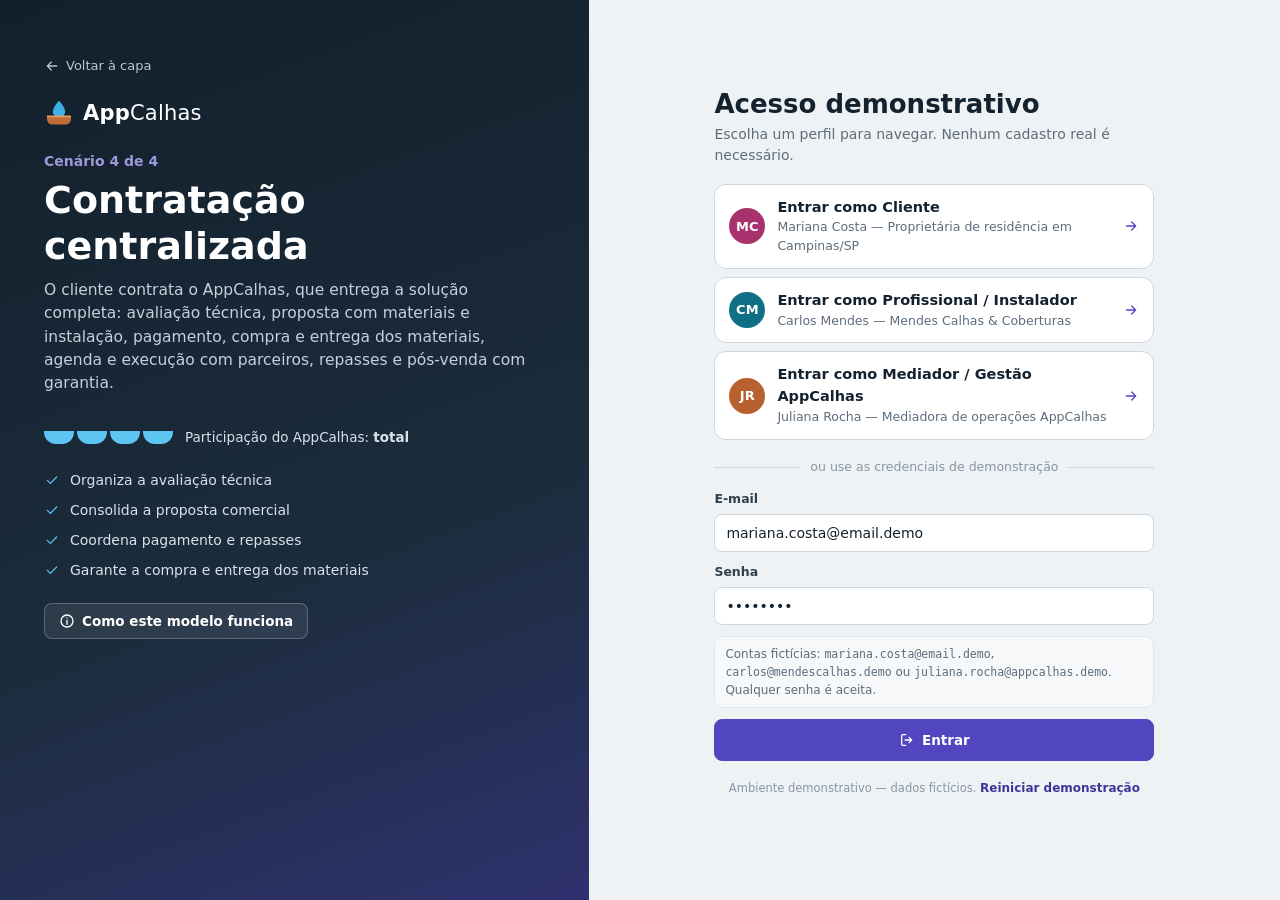
<file: cenario-4.html>
<!doctype html>
<html lang="pt-BR">
<head>
<meta charset="utf-8">
<meta name="viewport" content="width=device-width, initial-scale=1">
<title>AppCalhas · Cenário 4 — Contratação centralizada</title>
<meta name="description" content="Demonstração interativa do AppCalhas — Cenário 4: Contratação centralizada. Ambiente demonstrativo com dados fictícios.">
<link rel="icon" href="data:image/svg+xml,%3Csvg xmlns='http://www.w3.org/2000/svg' viewBox='0 0 40 40'%3E%3Cpath d='M20 3.5s8.2 8.8 8.2 14.5a8.2 8.2 0 0 1-16.4 0C11.8 12.3 20 3.5 20 3.5z' fill='%233fb0e6'/%3E%3Cpath d='M4 24.5h32v3.8a7 7 0 0 1-7 7H11a7 7 0 0 1-7-7z' fill='%23c26d38'/%3E%3C/svg%3E">
<link rel="stylesheet" href="assets/appcalhas.css?v=20261102-3">
</head>
<body>
<div id="app"><noscript><p style="padding:24px">Esta demonstração precisa do JavaScript ativado no navegador.</p></noscript></div>
<script src="assets/appcalhas-core.js?v=20261102-3"></script>
<script src="assets/cenario-4.js"></script>
</body>
</html>
</file>
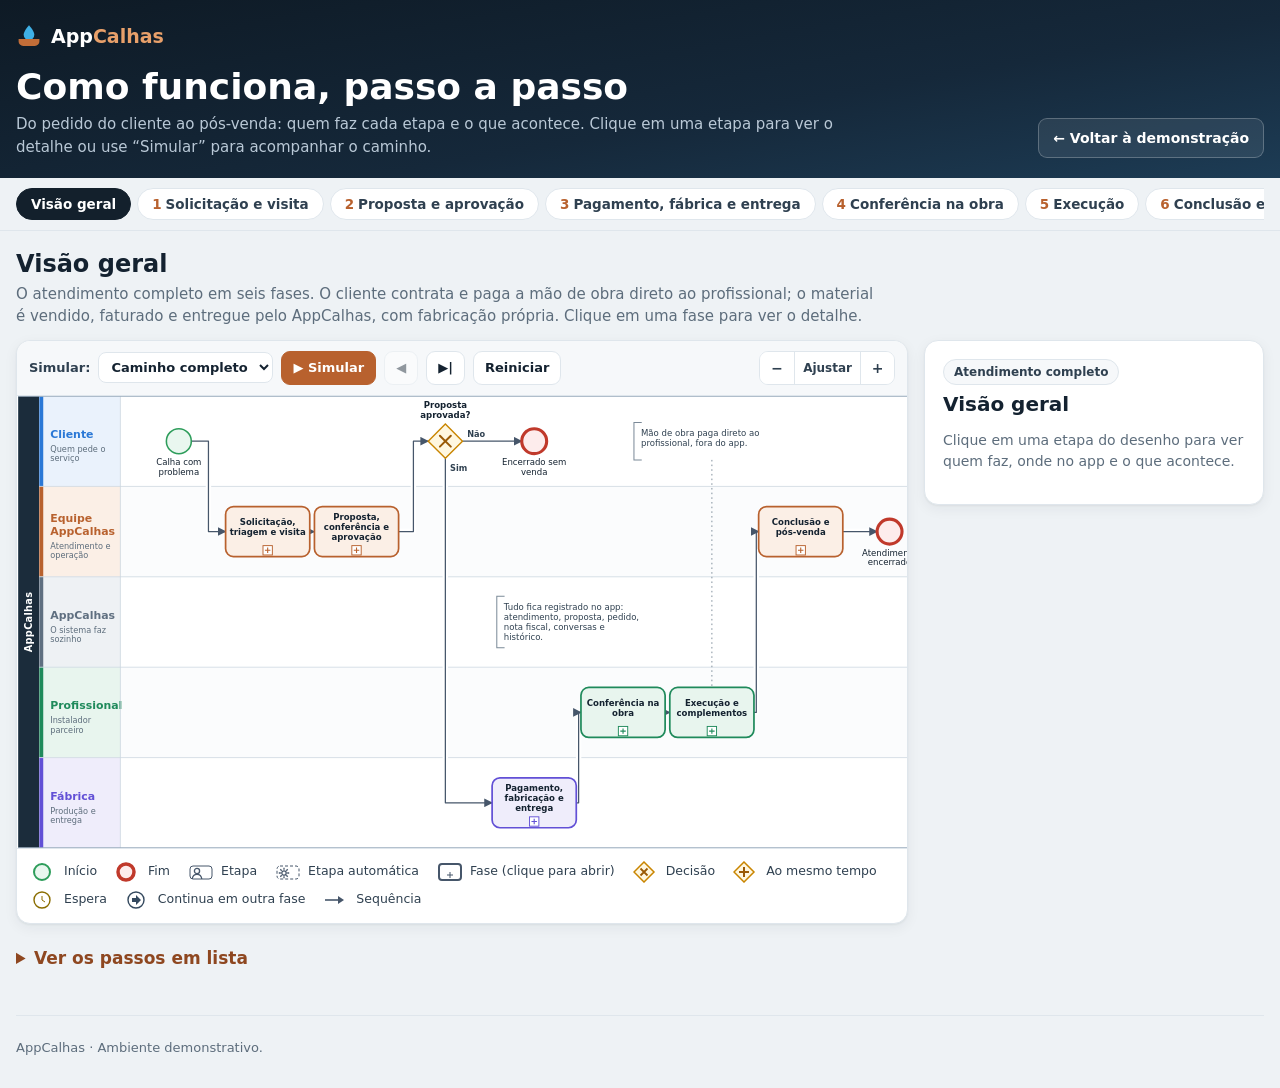
<file: passo-a-passo.html>
<!doctype html>
<html lang="pt-BR">
<head>
<meta charset="utf-8">
<meta name="viewport" content="width=device-width, initial-scale=1">
<title>AppCalhas · Passo a passo</title>
<meta name="description" content="Passo a passo do atendimento AppCalhas, do pedido do cliente ao pós-venda.">
<link rel="icon" href="data:image/svg+xml,%3Csvg xmlns='http://www.w3.org/2000/svg' viewBox='0 0 40 40'%3E%3Cpath d='M20 3.5s8.2 8.8 8.2 14.5a8.2 8.2 0 0 1-16.4 0C11.8 12.3 20 3.5 20 3.5z' fill='%233fb0e6'/%3E%3Cpath d='M4 24.5h32v3.8a7 7 0 0 1-7 7H11a7 7 0 0 1-7-7z' fill='%23c26d38'/%3E%3C/svg%3E">
<style>
  :root {
    --storm: #13202c; --storm-2: #1b2c3b; --ink: #142230; --ink-2: #2f4050; --muted: #5d6d7c; --faint: #8796a4;
    --line: #dfe6ec; --bg: #eef2f5; --surface: #fff; --surface-2: #f6f8fa;
    --copper: #b8612e; --copper-ink: #8e4720; --copper-soft: #f8eadf; --rain: #1b87c9;
    --flow: #46566a;
    --font: "Segoe UI Variable Text", "Segoe UI", system-ui, -apple-system, "Helvetica Neue", Roboto, Arial, sans-serif;
    --font-d: "Bahnschrift", "DIN Alternate", "Roboto Condensed", "Arial Narrow", "Segoe UI", system-ui, sans-serif;
  }
  * { box-sizing: border-box; }
  body { margin: 0; font-family: var(--font); color: var(--ink); background: var(--bg); font-size: 15px; line-height: 1.5; -webkit-font-smoothing: antialiased; }
  h1, h2, h3, h4 { font-family: var(--font-d); line-height: 1.15; margin: 0; }
  a { color: var(--copper-ink); }
  .wrap { width: min(1440px, 100% - 32px); margin: 0 auto; }

  header.top { background: linear-gradient(170deg, #0e1a25 0%, #15283a 60%, #1d3c55 100%); color: #cfdbe6; }
  header.top .wrap { padding: 22px 0 20px; display: flex; gap: 20px; align-items: flex-end; flex-wrap: wrap; }
  .logo { display: inline-flex; align-items: center; gap: 9px; color: #fff; text-decoration: none; font-family: var(--font-d); font-size: 19px; }
  .logo b { font-weight: 700; } .logo span { color: #e8a06a; }
  header.top h1 { color: #fff; font-size: clamp(26px, 3.4vw, 36px); margin: 10px 0 6px; }
  header.top p { margin: 0; max-width: 820px; color: #b9c8d6; }
  .hl { margin-left: auto; display: flex; gap: 8px; flex-wrap: wrap; }
  .btn { display: inline-flex; align-items: center; gap: 7px; min-height: 40px; padding: 0 14px; border-radius: 9px; font: 600 14px var(--font); text-decoration: none; border: 1px solid var(--line); background: #fff; color: var(--ink); cursor: pointer; }
  .btn:hover { border-color: var(--copper); }
  .btn.p { background: var(--copper); border-color: var(--copper); color: #fff; }
  .btn.p:hover { background: var(--copper-ink); }
  .btn.l { background: rgba(255,255,255,.08); color: #fff; border-color: rgba(255,255,255,.24); }
  .btn.sm { min-height: 34px; padding: 0 11px; font-size: 13px; }
  .btn[disabled] { opacity: .45; cursor: default; }

  .tabs { position: sticky; top: 0; z-index: 10; background: rgba(238,242,245,.96); backdrop-filter: blur(6px); border-bottom: 1px solid var(--line); }
  .tabs .wrap { display: flex; gap: 6px; overflow-x: auto; padding: 10px 0; scrollbar-width: thin; }
  .tab { flex: none; border: 1px solid var(--line); background: #fff; border-radius: 999px; padding: 7px 14px; font: 600 13.5px var(--font); color: var(--ink-2); cursor: pointer; white-space: nowrap; }
  .tab b { font-family: var(--font-d); color: var(--copper); margin-right: 4px; }
  .tab[aria-selected="true"] { background: var(--storm); color: #fff; border-color: var(--storm); }
  .tab[aria-selected="true"] b { color: #e8a06a; }

  .intro { display: grid; grid-template-columns: minmax(0, 1fr) auto; gap: 16px; align-items: end; margin: 20px 0 12px; }
  .intro h2 { font-size: 24px; margin-bottom: 4px; }
  .intro p { margin: 0; color: var(--muted); max-width: 860px; }
  .st { display: flex; flex-wrap: wrap; gap: 6px; align-items: center; margin-top: 10px; font-size: 12.5px; }
  .st .lb { color: var(--muted); font-weight: 600; margin-right: 2px; }
  .st span.s { background: #fff; border: 1px solid var(--line); border-radius: 999px; padding: 2px 9px; color: var(--ink-2); }
  .st i { color: var(--faint); font-style: normal; }

  .stage { display: grid; grid-template-columns: minmax(0, 1fr) 340px; gap: 16px; align-items: start; }
  .board { background: #fff; border: 1px solid var(--line); border-radius: 14px; overflow: hidden; box-shadow: 0 1px 2px rgba(19,32,44,.05), 0 4px 14px rgba(19,32,44,.06); }
  .bar { display: flex; align-items: center; gap: 8px; flex-wrap: wrap; padding: 10px 12px; border-bottom: 1px solid var(--line); background: var(--surface-2); }
  .bar .sp { flex: 1; }
  .bar select { font: 600 13px var(--font); border: 1px solid var(--line); border-radius: 8px; padding: 6px 8px; background: #fff; color: var(--ink); }
  .zoom { display: inline-flex; border: 1px solid var(--line); border-radius: 9px; overflow: hidden; background: #fff; }
  .zoom button { border: 0; background: #fff; min-width: 34px; height: 32px; font: 700 14px var(--font); color: var(--ink-2); cursor: pointer; }
  .zoom button + button { border-left: 1px solid var(--line); }
  .zoom button:hover { background: var(--surface-2); }
  .canvas { overflow: auto; max-height: 76vh; background: #fff; }
  .canvas svg { display: block; }
  .cap { display: none; align-items: center; gap: 12px; padding: 10px 14px; border-top: 1px solid var(--line); background: var(--storm); color: #d4e0ea; font-size: 14px; }
  .cap.on { display: flex; }
  .cap b { color: #fff; font-family: var(--font-d); font-size: 15px; }
  .cap .n { flex: none; background: var(--copper); color: #fff; border-radius: 999px; padding: 2px 10px; font-weight: 700; font-size: 12.5px; }

  .panel { position: sticky; top: 64px; background: #fff; border: 1px solid var(--line); border-radius: 14px; padding: 18px; box-shadow: 0 1px 2px rgba(19,32,44,.05), 0 4px 14px rgba(19,32,44,.06); }
  .panel h3 { font-size: 20px; margin: 8px 0 10px; }
  .panel .chips { display: flex; gap: 6px; flex-wrap: wrap; }
  .chip { display: inline-flex; align-items: center; gap: 6px; font-size: 12px; font-weight: 700; border-radius: 999px; padding: 3px 10px; background: var(--surface-2); color: var(--ink-2); border: 1px solid var(--line); }
  .chip i { width: 9px; height: 9px; border-radius: 50%; }
  .panel dl { margin: 0; display: grid; gap: 10px; }
  .panel dt { font-size: 12px; color: var(--muted); font-weight: 700; text-transform: uppercase; letter-spacing: .03em; }
  .panel dd { margin: 2px 0 0; font-size: 14.5px; color: var(--ink); }
  .panel .hint { color: var(--muted); font-size: 14px; }
  .panel ul { margin: 4px 0 0; padding-left: 18px; }
  .panel .go { margin-top: 14px; }

  .legend { display: flex; flex-wrap: wrap; gap: 6px 18px; padding: 12px 14px; font-size: 12.5px; color: var(--ink-2); border-top: 1px solid var(--line); }
  .legend span { display: inline-flex; align-items: center; gap: 7px; }
  .legend svg { flex: none; }

  .lst { margin: 22px 0 10px; }
  .lst summary { cursor: pointer; font-family: var(--font-d); font-weight: 700; font-size: 17px; color: var(--copper-ink); margin-bottom: 10px; }
  table.t { width: 100%; border-collapse: separate; border-spacing: 0; background: #fff; border: 1px solid var(--line); border-radius: 12px; overflow: hidden; font-size: 14px; }
  .t th, .t td { text-align: left; padding: 9px 12px; border-bottom: 1px solid var(--line); vertical-align: top; }
  .t thead th { background: var(--surface-2); font-size: 12.5px; color: var(--ink-2); }
  .t tr:last-child td { border-bottom: 0; }
  .t td.n { font-family: var(--font-d); font-weight: 700; color: var(--copper); width: 44px; }
  .t .who { display: inline-flex; align-items: center; gap: 6px; font-weight: 600; white-space: nowrap; }
  .t .who i { width: 9px; height: 9px; border-radius: 50%; }
  .t tr.exc td { background: #fffaf3; }
  .t small { color: var(--muted); display: block; }
  .tw { overflow-x: auto; border-radius: 12px; }

  /* SVG */
  .nd { cursor: pointer; outline: none; }
  .nd .hit { fill: transparent; }
  .nd:hover .shape, .nd:focus-visible .shape { filter: drop-shadow(0 0 0 rgba(0,0,0,0)) drop-shadow(0 3px 6px rgba(19,32,44,.18)); }
  .nd.sel .ring { opacity: 1; }
  .nd .ring { opacity: 0; fill: none; stroke: var(--copper); stroke-width: 3; }
  .nd.on .ring { opacity: 1; stroke: #e8a06a; stroke-width: 4; }
  .nd.on .shape { filter: drop-shadow(0 4px 10px rgba(184,97,46,.45)); }
  .ed path.ln { fill: none; stroke: var(--flow); stroke-width: 1.6; stroke-linejoin: round; }
  .ed path.halo { fill: none; stroke: #fff; stroke-width: 7; stroke-linejoin: round; }
  .ed.on path.ln { stroke: var(--copper); stroke-width: 3; }
  .ed.dim path.ln { opacity: .35; }
  .ed text { font-size: 10.5px; fill: var(--ink-2); font-weight: 700; paint-order: stroke; stroke: #fff; stroke-width: 4px; stroke-linejoin: round; }
  .ed.on text { fill: var(--copper-ink); }
  text.lbl { font-size: 11px; fill: var(--ink); }
  text.lbl.b { font-weight: 600; }
  text.lane { font-family: var(--font-d); font-weight: 700; font-size: 14px; }
  text.lsub { font-size: 10.5px; fill: var(--muted); }

  footer { margin: 34px 0 0; padding: 22px 0 30px; color: var(--muted); font-size: 13px; border-top: 1px solid var(--line); }

  @media (max-width: 1100px) {
    .stage { grid-template-columns: 1fr; }
    .panel { position: static; }
  }
  @media (max-width: 640px) {
    .wrap { width: calc(100% - 24px); }
    .intro { grid-template-columns: 1fr; }
    .hl { margin-left: 0; }
    .canvas { max-height: 64vh; }
    .t { font-size: 13px; }
  }
  @media print {
    .tabs, .bar, .hl, .panel { display: none; }
    .stage { grid-template-columns: 1fr; }
    .canvas { max-height: none; overflow: visible; }
  }
</style>
</head>
<body>

<header class="top">
  <div class="wrap">
    <div>
      <a class="logo" href="index.html"><svg viewBox="0 0 40 40" width="26" height="26" aria-hidden="true"><path d="M20 3.5s8.2 8.8 8.2 14.5a8.2 8.2 0 0 1-16.4 0C11.8 12.3 20 3.5 20 3.5z" fill="#3fb0e6"/><path d="M4 24.5h32v3.8a7 7 0 0 1-7 7H11a7 7 0 0 1-7-7z" fill="#c26d38"/></svg><b>App<span>Calhas</span></b></a>
      <h1>Como funciona, passo a passo</h1>
      <p>Do pedido do cliente ao pós-venda: quem faz cada etapa e o que acontece. Clique em uma etapa para ver o detalhe ou use “Simular” para acompanhar o caminho.</p>
    </div>
    <div class="hl"><a class="btn l" href="cenario-3.html">← Voltar à demonstração</a></div>
  </div>
</header>

<nav class="tabs" aria-label="Fases do processo"><div class="wrap" id="tabs" role="tablist"></div></nav>

<main class="wrap">
  <div class="intro">
    <div>
      <h2 id="dTitle"></h2>
      <p id="dDesc"></p>
    </div>
  </div>

  <div class="stage">
    <div class="board">
      <div class="bar">
        <label for="simSel" class="hint" style="font-size:13px;font-weight:600;color:var(--ink-2)">Simular:</label>
        <select id="simSel" aria-label="Caminho a simular"></select>
        <button class="btn sm p" id="bPlay" type="button">▶ Simular</button>
        <button class="btn sm" id="bPrev" type="button" aria-label="Passo anterior">◀</button>
        <button class="btn sm" id="bNext" type="button" aria-label="Próximo passo">▶|</button>
        <button class="btn sm" id="bStop" type="button">Reiniciar</button>
        <span class="sp"></span>
        <div class="zoom" role="group" aria-label="Zoom"><button type="button" id="zOut" aria-label="Diminuir">−</button><button type="button" id="zFit" aria-label="Ajustar à largura" style="font-size:12px;padding:0 8px">Ajustar</button><button type="button" id="zIn" aria-label="Aumentar">+</button></div>
      </div>
      <div class="canvas" id="canvas"></div>
      <div class="cap" id="cap"><span class="n" id="capN"></span><div><b id="capT"></b><div id="capD"></div></div></div>
      <div class="legend" id="legend"></div>
    </div>
    <aside class="panel" id="panel" aria-live="polite"></aside>
  </div>

  <details class="lst">
    <summary id="lTitle">Ver os passos em lista</summary>
    <div class="tw"><table class="t" id="lTable"></table></div>
  </details>

  <footer>AppCalhas · Ambiente demonstrativo.</footer>
</main>

<script>
(function () {
  'use strict';

  /* ======================= Raias ======================= */
  var LANES = {
    cli: { n: 'Cliente', s: 'Quem pede o serviço', c: '#2a78d6', t: '#eaf2fc' },
    med: { n: 'Equipe AppCalhas', s: 'Atendimento e operação', c: '#b8612e', t: '#fbefe6' },
    app: { n: 'AppCalhas', s: 'O sistema faz sozinho', c: '#5f6f80', t: '#eef1f4' },
    pro: { n: 'Profissional', s: 'Instalador parceiro', c: '#1f8a5b', t: '#e8f5ee' },
    fab: { n: 'Fábrica', s: 'Produção e entrega', c: '#6250d6', t: '#efedfb' },
  };
  var TYPE = { start: 'Início', end: 'Fim', user: 'Etapa', svc: 'Etapa automática', gw: 'Decisão', par: 'Ao mesmo tempo', timer: 'Espera', link: 'Continua em outra fase', sub: 'Fase', note: 'Observação' };

  /* ======================= Diagramas ======================= */
  var D = {};

  D.geral = {
    tab: 'Visão geral', title: 'Visão geral',
    desc: 'O atendimento completo em seis fases. O cliente contrata e paga a mão de obra direto ao profissional; o material é vendido, faturado e entregue pelo AppCalhas, com fabricação própria. Clique em uma fase para ver o detalhe.',
    status: ['Solicitação recebida', 'Proposta aprovada', 'Materiais em preparo', 'Pronto para execução', 'Em execução', 'Concluído', 'Encerrado'],
    lanes: [['cli'], ['med'], ['app'], ['pro'], ['fab']], cols: 9,
    nodes: [
      { id: 's0', t: 'start', l: 'cli', c: 0, n: 'Calha com problema', d: { oque: 'Vazamento, transbordamento, infiltração ou instalação nova.' } },
      { id: 'A', t: 'sub', l: 'med', c: 1, n: 'Solicitação, triagem e visita', go: 'A', d: { oque: 'Pedido do cliente, triagem, designação do profissional, agendamento e visita técnica.' } },
      { id: 'B', t: 'sub', l: 'med', c: 2, n: 'Proposta, conferência e aprovação', go: 'B', d: { oque: 'Mão de obra e lista técnica do profissional, conferência e precificação AppCalhas, aprovação do cliente.' } },
      { id: 'g1', t: 'gw', l: 'cli', c: 3, n: 'Proposta aprovada?', lp: 'above' },
      { id: 'e0', t: 'end', l: 'cli', c: 4, n: 'Encerrado sem venda' },
      { id: 'C', t: 'sub', l: 'fab', c: 4, n: 'Pagamento, fabricação e entrega', go: 'C', d: { oque: 'Pagamento dos materiais ao AppCalhas, ordem de fabricação, separação, nota fiscal e entrega na véspera.' } },
      { id: 'Dd', t: 'sub', l: 'pro', c: 5, n: 'Conferência na obra', go: 'D', d: { oque: 'O profissional confere o material; ocorrências são tratadas e repostas pelo AppCalhas.' } },
      { id: 'E', t: 'sub', l: 'pro', c: 6, n: 'Execução e complementos', go: 'E', d: { oque: 'Execução com atualização de etapas e pedidos de material complementar.' } },
      { id: 'F', t: 'sub', l: 'med', c: 7, n: 'Conclusão e pós-venda', go: 'F', d: { oque: 'Confirmação com o cliente, avaliação, encerramento e garantias.' } },
      { id: 'e1', t: 'end', l: 'med', c: 8, n: 'Atendimento encerrado' },
      { id: 'ds', t: 'note', l: 'app', c: 4.5, w: 210, n: 'Tudo fica registrado no app: atendimento, proposta, pedido, nota fiscal, conversas e histórico.' },
      { id: 'an', t: 'note', l: 'cli', c: 6, w: 200, n: 'Mão de obra paga direto ao profissional, fora do app.', to: 'E' },
    ],
    edges: [['s0', 'A'], ['A', 'B'], ['B', 'g1'], ['g1', 'e0', 'Não'], ['g1', 'C', 'Sim'], ['C', 'Dd'], ['Dd', 'E'], ['E', 'F'], ['F', 'e1']],
    sims: [{ n: 'Caminho completo', p: ['s0', 'A', 'B', 'g1', 'C', 'Dd', 'E', 'F', 'e1'] }],
  };

  D.A = {
    tab: '1 · Solicitação e visita', title: '1. Solicitação, triagem e visita técnica',
    desc: 'Do pedido do cliente até a visita técnica registrada. O AppCalhas faz a triagem, escolhe um profissional homologado e combina a visita com as duas partes.',
    status: ['Solicitação recebida', 'Em triagem', 'Profissional designado', 'Visita agendada', 'Aguardando orçamento'],
    lanes: [['cli'], ['med'], ['app'], ['pro']], cols: 12,
    nodes: [
      { id: 'a0', t: 'start', l: 'cli', c: 0, n: 'Calha com problema', d: { oque: 'O cliente percebe vazamento, infiltração ou precisa de calha nova.' } },
      { id: 'a1', t: 'user', l: 'cli', c: 1, n: 'Abrir solicitação no app', d: { tela: 'Cliente › Nova solicitação', oque: 'Escolhe o serviço, descreve o problema, informa o endereço e envia fotos.', regras: 'O cliente autoriza o compartilhamento dos dados com o profissional.', saida: 'Atendimento criado — “Solicitação recebida”.' } },
      { id: 'a2', t: 'svc', l: 'app', c: 2, n: 'Registrar e avisar a mediação', d: { oque: 'Gera o código do atendimento, registra no histórico e avisa a mediação.', saida: 'Entra em “Pedidos novos” na Fila do dia.', sla: 'Imediato' } },
      { id: 'a3', t: 'user', l: 'med', c: 3, n: 'Fazer triagem', d: { tela: 'Mediação › Fila do dia › Atendimento › Iniciar triagem', oque: 'Confere fotos, serviço, região e urgência; liga para o cliente se faltar informação.', saida: '“Em triagem”.', sla: 'Até 2 horas úteis' } },
      { id: 'g1', t: 'gw', l: 'med', c: 4, n: 'Atende região e serviço?', lp: 'below' },
      { id: 'a4', t: 'user', l: 'cli', c: 5, n: 'Receber orientação', d: { tela: 'Cliente › Conversas', oque: 'A equipe AppCalhas explica por que não atende (região ou tipo de serviço) e indica alternativas.', regras: 'A equipe registra o encerramento em “Encerrar sem atendimento”, com o motivo.', saida: 'Atendimento “Encerrado sem serviço”.' } },
      { id: 'e1', t: 'end', l: 'cli', c: 6, n: 'Não atendido' },
      { id: 'a5', t: 'user', l: 'med', c: 5, n: 'Designar profissional homologado', d: { tela: 'Mediação › Atendimento › Designar profissional', oque: 'O app sugere parceiros por região, especialidade e avaliação; a mediação escolhe e apresenta o profissional na conversa.', regras: 'Somente profissionais ativos e homologados: documentos, capacitação para trabalho em altura e seguro.', saida: '“Profissional designado”.' } },
      { id: 'a6', t: 'user', l: 'pro', c: 6, n: 'Aceitar e sugerir horários', d: { tela: 'Profissional › Atendimento › Sugerir horários', oque: 'Aceita o atendimento e propõe horários para a visita técnica.', sla: 'Resposta em até 4 horas' } },
      { id: 'a7', t: 'user', l: 'med', c: 7, n: 'Agendar visita', d: { tela: 'Mediação › Agenda de visitas', oque: 'Fecha o horário com as duas partes; o app envia confirmação e lembrete.', saida: '“Visita agendada”.', sla: 'Visita em até 2 dias úteis' } },
      { id: 'a8', t: 'user', l: 'cli', c: 8, n: 'Confirmar visita', d: { tela: 'Cliente › Atendimento › Confirmar visita', oque: 'Confirma o horário ou pede outro.' } },
      { id: 'g2', t: 'gw', l: 'cli', c: 9, n: 'Horário confirmado?', lp: 'right' },
      { id: 'a9', t: 'user', l: 'pro', c: 10, n: 'Fazer visita técnica', d: { tela: 'Profissional › Registrar visita', oque: 'Mede, diagnostica e fotografa. As medidas viram a especificação de fabricação.', regras: 'Medidas e dimensionamento são responsabilidade técnica do profissional.', saida: '“Aguardando orçamento”.' } },
      { id: 'l1', t: 'link', l: 'pro', c: 11, n: 'Segue: Proposta', go: 'B' },
    ],
    edges: [['a0', 'a1'], ['a1', 'a2'], ['a2', 'a3'], ['a3', 'g1'], ['g1', 'a4', 'Não'], ['a4', 'e1'], ['g1', 'a5', 'Sim', { k: 'h' }], ['a5', 'a6'], ['a6', 'a7'], ['a7', 'a8'], ['a8', 'g2'],
      ['g2', 'a7', 'Não', { k: 'over', lane: 'cli', off: 6, la: 'left' }], ['g2', 'a9', 'Sim', { k: 'down' }], ['a9', 'l1']],
    sims: [
      { n: 'Caminho principal', p: ['a0', 'a1', 'a2', 'a3', 'g1', 'a5', 'a6', 'a7', 'a8', 'g2', 'a9', 'l1'] },
      { n: 'Com reagendamento', p: ['a0', 'a1', 'a2', 'a3', 'g1', 'a5', 'a6', 'a7', 'a8', 'g2', 'a7', 'a8', 'g2', 'a9', 'l1'] },
      { n: 'Pedido fora da área', p: ['a0', 'a1', 'a2', 'a3', 'g1', 'a4', 'e1'] },
    ],
  };

  D.B = {
    tab: '2 · Proposta e aprovação', title: '2. Proposta, conferência e aprovação',
    desc: 'O profissional informa a mão de obra e a lista técnica de materiais, sem preço. O AppCalhas aplica a tabela, confere, precifica e libera uma proposta única para o cliente.',
    status: ['Proposta em conferência', 'Aguardando aprovação do cliente', 'Aprovado — pagamento dos materiais'],
    lanes: [['cli'], ['med'], ['app'], ['pro']], cols: 13,
    nodes: [
      { id: 'b0', t: 'link', l: 'pro', c: 0, n: 'Visita realizada', go: 'A' },
      { id: 'b1', t: 'user', l: 'pro', c: 1, n: 'Montar proposta e lista técnica', d: { tela: 'Profissional › Atendimento › Enviar mão de obra e lista de materiais', oque: 'Escopo, mão de obra, prazo, validade, condições de pagamento da mão de obra e lista técnica de materiais (itens e quantidades).', regras: 'O profissional não define preço de material: o campo mostra a tabela AppCalhas, somente leitura.', saida: '“Proposta em conferência”.', sla: 'Até 24 horas após a visita' } },
      { id: 'b2', t: 'svc', l: 'app', c: 2, n: 'Aplicar a tabela de preços', d: { oque: 'Busca o preço de cada item no catálogo (fabricação própria ou revenda) e calcula o subtotal de materiais.', regras: 'Tabela única; não existe preço de material fora dela.' } },
      { id: 'b3', t: 'user', l: 'med', c: 3, n: 'Conferir proposta', d: { tela: 'Mediação › Propostas › Conferir e precificar', oque: 'Checklist de 5 itens: escopo, lista técnica com quantidades, mão de obra, prazo e condições.', regras: 'Só libera com os 5 itens conferidos.', sla: 'Até 4 horas úteis' } },
      { id: 'g3', t: 'gw', l: 'med', c: 4, n: 'Proposta completa?', lp: 'above' },
      { id: 'b4', t: 'user', l: 'med', c: 5, n: 'Precificar materiais', d: { tela: 'Mediação › Conferir e precificar', oque: 'Define frete, desconto e prazo de preparo.', regras: 'Frete grátis acima de R$ 1.500. Desconto de até 5% liberado pela equipe (5% só em pedidos acima de R$ 2.000); acima disso, somente com aprovação da gerência.' } },
      { id: 'g4', t: 'gw', l: 'med', c: 6, n: 'Desconto acima de 5%?', lp: 'below' },
      { id: 'b5', t: 'user', l: 'med', c: 7, n: 'Aprovação da gerência', d: { tela: 'Mediação › Conferir e precificar › Desconto aprovado pela gerência', oque: 'A gerência aprova ou recusa o desconto acima de 5%; a aprovação fica registrada nas decisões do atendimento.' } },
      { id: 'b6', t: 'user', l: 'med', c: 8, n: 'Liberar proposta consolidada', d: { tela: 'Mediação › Conferir e precificar › Liberar proposta', oque: 'Libera ao cliente uma proposta com dois blocos: materiais (AppCalhas) e mão de obra (profissional).', saida: '“Aguardando aprovação do cliente”.' } },
      { id: 'b7', t: 'user', l: 'cli', c: 9, n: 'Analisar proposta', d: { tela: 'Cliente › Atendimento › Proposta', oque: 'Vê materiais com preço, frete e prazo de preparo; mão de obra com condições; e o investimento total. Decide: aprovar, pedir ajuste ou recusar.', sla: 'Sem resposta em 72 horas, a equipe AppCalhas recebe alerta e lembra o cliente' } },
      { id: 'g5', t: 'gw', l: 'cli', c: 10, n: 'Decisão do cliente', lp: 'aboveleft', wl: 22 },
      { id: 'e2', t: 'end', l: 'cli', c: 11, n: 'Proposta recusada', d: { oque: 'O cliente informa o motivo e o atendimento é encerrado.', saida: 'Atendimento “Encerrado sem serviço”.' } },
      { id: 'b8', t: 'svc', l: 'app', c: 11, n: 'Gerar pedido de materiais', d: { oque: 'Cria o pedido de materiais com itens, frete, desconto e total, e planeja o início do serviço.', saida: 'Atendimento “Aprovado — pagamento dos materiais”; pedido “Aguardando pagamento”.' } },
      { id: 'l2', t: 'link', l: 'app', c: 12, n: 'Segue: Pagamento', go: 'C' },
    ],
    edges: [['b0', 'b1'], ['b1', 'b2'], ['b2', 'b3'], ['b3', 'g3'], ['g3', 'b4', 'Sim'], ['g3', 'b1', 'Não: devolver', { k: 'under', lane: 'pro', off: 12, tdx: 14 }],
      ['b4', 'g4'], ['g4', 'b5', 'Sim'], ['g4', 'b6', 'Não', { k: 'over', lane: 'med', off: 10 }], ['b5', 'b6'], ['b6', 'b7'], ['b7', 'g5'], ['g5', 'e2', 'Recusa'], ['g5', 'b8', 'Aprova', { k: 'down' }],
      ['g5', 'b1', 'Pede ajuste', { k: 'over', lane: 'cli', off: 6, tdx: -14 }], ['b8', 'l2']],
    sims: [
      { n: 'Caminho principal', p: ['b0', 'b1', 'b2', 'b3', 'g3', 'b4', 'g4', 'b6', 'b7', 'g5', 'b8', 'l2'] },
      { n: 'Devolução e desconto especial', p: ['b0', 'b1', 'b2', 'b3', 'g3', 'b1', 'b2', 'b3', 'g3', 'b4', 'g4', 'b5', 'b6', 'b7', 'g5', 'b8', 'l2'] },
      { n: 'Cliente pede ajuste', p: ['b0', 'b1', 'b2', 'b3', 'g3', 'b4', 'g4', 'b6', 'b7', 'g5', 'b1', 'b2', 'b3', 'g3', 'b4', 'g4', 'b6', 'b7', 'g5', 'b8', 'l2'] },
    ],
  };

  D.C = {
    tab: '3 · Pagamento, fábrica e entrega', title: '3. Pagamento, fabricação e entrega na véspera',
    desc: 'O cliente paga os materiais ao AppCalhas. Só então sai a ordem de fabricação. Peças sob medida e itens de revenda são preparados ao mesmo tempo, conferidos, faturados e entregues na véspera do serviço.',
    status: ['Aguardando pagamento', 'Pagamento confirmado', 'Em fabricação', 'Separado e faturado', 'Entrega programada', 'Em rota de entrega', 'Entregue — conferência pendente'],
    lanes: [['cli'], ['med', 2], ['app'], ['pro'], ['fab', 2]], cols: 14,
    nodes: [
      { id: 'c0', t: 'link', l: 'app', c: 0, n: 'Pedido de materiais gerado', go: 'B' },
      { id: 'c1', t: 'user', l: 'cli', c: 1, n: 'Pagar materiais', d: { tela: 'Cliente › Materiais e pagamentos › Pagar', oque: 'Escolhe Pix, cartão em até 3x ou boleto. O valor é recebido pelo AppCalhas.', regras: 'A mão de obra não passa pelo app: é paga direto ao profissional.' } },
      { id: 'g6', t: 'gw', l: 'cli', c: 2, n: 'Forma de pagamento', lp: 'above' },
      { id: 't1', t: 'timer', l: 'cli', c: 3, wl: 11, n: 'Compensação do boleto', d: { oque: 'Aguarda a compensação (até 2 dias úteis).', regras: 'Após 24 horas sem pagamento, a mediação recebe alerta e lembra o cliente.' } },
      { id: 'c2', t: 'svc', l: 'app', c: 3, n: 'Confirmar pagamento', d: { oque: 'A instituição de pagamento confirma Pix ou cartão em tempo real e o app libera a próxima etapa.', saida: 'Pedido “Pagamento confirmado”; atendimento “Materiais em preparo”.' } },
      { id: 'c3', t: 'user', l: 'med', c: 4, r: 0, n: 'Registrar compensação', d: { tela: 'Mediação › Atendimento › Registrar pagamento recebido', oque: 'Confere a compensação do boleto no extrato e registra no pedido.' } },
      { id: 'c4', t: 'user', l: 'med', c: 5, r: 0, n: 'Emitir ordem de fabricação', d: { tela: 'Mediação › Materiais e entregas › Emitir ordem de fabricação', oque: 'Envia à fábrica a especificação: medidas da visita, cor e comprimento das peças.', regras: 'A ordem só sai com o pagamento confirmado.', saida: 'Pedido “Em fabricação”.', sla: 'Até 4 horas úteis após o pagamento' } },
      { id: 'p1', t: 'par', l: 'fab', c: 6, r: 0.5 },
      { id: 'c5', t: 'user', l: 'fab', c: 7, r: 0, n: 'Fabricar peças sob medida', d: { oque: 'Dobra de calhas, rufos, pingadeiras e bocais em galvalume, na cor definida.', sla: 'Prazo de preparo da proposta (ex.: 1 dia útil)' } },
      { id: 'c6', t: 'user', l: 'fab', c: 7, r: 1, n: 'Separar itens de revenda', d: { oque: 'Separa condutores, suportes, vedantes e telas do estoque ou de fornecedores parceiros.' } },
      { id: 'p2', t: 'par', l: 'fab', c: 8, r: 0.5 },
      { id: 'c7', t: 'user', l: 'fab', c: 9, r: 0.5, n: 'Conferir expedição e emitir NF-e', d: { tela: 'Mediação › Materiais e entregas › Concluir fabricação, separar e faturar', oque: 'Confere cada item contra o pedido e emite a nota fiscal de venda dos materiais.', regras: 'Sem conferência completa e sem nota fiscal, nada sai para entrega.', saida: 'Pedido “Separado e faturado”.' } },
      { id: 'c8', t: 'user', l: 'med', c: 10, r: 0, n: 'Programar entrega', d: { tela: 'Mediação › Materiais e entregas › Programar entrega', oque: 'Define data, janela (08h–12h ou 13h–17h), veículo e quem recebe; avisa cliente e profissional.', regras: 'Regra da véspera: o material chega no dia anterior ao início do serviço.' } },
      { id: 'g7', t: 'gw', l: 'med', c: 11, r: 0, n: 'Entrega na véspera?', lp: 'above' },
      { id: 'c9', t: 'user', l: 'med', c: 11, r: 1, n: 'Replanejar o início do serviço', d: { tela: 'Mediação › Atendimento › Replanejar prazo', oque: 'Se não for possível entregar na véspera, a equipe AppCalhas combina uma nova data de início com o profissional e o cliente.', saida: 'Nova data de início registrada no atendimento.' } },
      { id: 'c10', t: 'user', l: 'fab', c: 12, r: 0.5, n: 'Despachar e entregar na obra', d: { tela: 'Mediação › Materiais e entregas › Despachar para entrega / Registrar entrega na obra', oque: 'O material sai da expedição; na obra, registra quem recebeu e a foto do material no local.', saida: 'Pedido “Entregue — conferência pendente”; comprovante de entrega.' } },
      { id: 'l3', t: 'link', l: 'pro', c: 13, n: 'Segue: Conferência na obra', go: 'D' },
    ],
    edges: [['c0', 'c1'], ['c1', 'g6'], ['g6', 't1', 'Boleto'], ['g6', 'c2', 'Pix ou cartão', { k: 'down' }], ['t1', 'c3'], ['c3', 'c4'], ['c2', 'c4', '', { k: 'hfirst' }],
      ['c4', 'p1'], ['p1', 'c5', '', { k: 'vfirst' }], ['p1', 'c6', '', { k: 'vfirst' }], ['c5', 'p2', '', { k: 'hfirst' }], ['c6', 'p2', '', { k: 'hfirst' }], ['p2', 'c7'], ['c7', 'c8'], ['c8', 'g7'],
      ['g7', 'c9', 'Não', { k: 'down' }], ['c9', 'c8', 'Replanejar', { k: 'leftup' }], ['g7', 'c10', 'Sim', { k: 'hfirst' }], ['c10', 'l3']],
    sims: [
      { n: 'Pix ou cartão', p: ['c0', 'c1', 'g6', 'c2', 'c4', 'p1', 'c5', 'c6', 'p2', 'c7', 'c8', 'g7', 'c10', 'l3'] },
      { n: 'Boleto', p: ['c0', 'c1', 'g6', 't1', 'c3', 'c4', 'p1', 'c5', 'c6', 'p2', 'c7', 'c8', 'g7', 'c10', 'l3'] },
      { n: 'Replanejamento do início', p: ['c0', 'c1', 'g6', 'c2', 'c4', 'p1', 'c5', 'c6', 'p2', 'c7', 'c8', 'g7', 'c9', 'c8', 'g7', 'c10', 'l3'] },
    ],
  };

  D.D = {
    tab: '4 · Conferência na obra', title: '4. Conferência do material na obra e ocorrências',
    desc: 'O serviço só começa depois que o profissional confere o material. Falta, avaria, medida ou cor divergente viram ocorrência, tratada pelo AppCalhas com reposição ou crédito.',
    status: ['Entregue — conferência pendente', 'Ocorrência na entrega (se houver)', 'Recebido e conferido', 'Pronto para execução'],
    lanes: [['med'], ['app'], ['pro', 2], ['fab']], cols: 8,
    nodes: [
      { id: 'd0', t: 'link', l: 'pro', c: 0, r: 0, n: 'Material entregue', go: 'C' },
      { id: 'd1', t: 'user', l: 'pro', c: 1, r: 0, n: 'Conferir material item a item', d: { tela: 'Profissional › Materiais das obras › Conferir materiais', oque: 'Confere quantidade, medida, cor e estado de cada item antes de começar.', regras: 'Sem conferência, o botão “Iniciar serviço” não aparece.', sla: 'Até 6 horas após a entrega' } },
      { id: 'g8', t: 'gw', l: 'pro', c: 2, r: 0, n: 'Tudo conforme?', lp: 'right' },
      { id: 'd7', t: 'svc', l: 'app', c: 3, n: 'Liberar início do serviço', d: { oque: 'Com o material conferido, o app libera “Iniciar serviço” e avisa cliente e mediação.', saida: 'Pedido “Recebido e conferido”; atendimento “Pronto para execução”.' } },
      { id: 'l4', t: 'link', l: 'app', c: 4, n: 'Segue: Execução', go: 'E' },
      { id: 'd2', t: 'user', l: 'pro', c: 4, r: 1, n: 'Registrar ocorrência com fotos', d: { tela: 'Profissional › Conferir materiais na obra › Há falta, avaria ou divergência', oque: 'Informa o tipo (falta, avaria, medida ou cor divergente), os itens afetados, a descrição e fotos.', saida: 'Pedido “Ocorrência na entrega”; alerta para a mediação.' } },
      { id: 'd3', t: 'user', l: 'med', c: 5, n: 'Analisar ocorrência', d: { tela: 'Mediação › Pendências e reclamações › Tratar ocorrência', oque: 'Avalia as fotos com o profissional e decide a solução.', sla: 'Resposta em até 2 horas úteis' } },
      { id: 'g9', t: 'gw', l: 'med', c: 6, n: 'Como resolver?', lp: 'above' },
      { id: 'd4', t: 'user', l: 'fab', c: 6, n: 'Repor ou refazer a peça', d: { tela: 'Mediação › Atendimento › Registrar reposição entregue', oque: 'Reposição sem custo ou ajuste de medida na fábrica, com entrega expressa na obra. Depois da entrega, o profissional confere o material de novo.', regras: 'Sem custo para o cliente quando a falha é de fabricação ou transporte.', sla: 'Mesmo dia ou até 24 horas' } },
      { id: 'd5', t: 'user', l: 'med', c: 7, n: 'Registrar crédito ao cliente', d: { tela: 'Mediação › Tratar ocorrência › Crédito ao cliente', oque: 'Quando o item não será reposto, o valor vira crédito ou estorno e o cliente é avisado pelo app.' } },
    ],
    edges: [['d0', 'd1'], ['d1', 'g8'], ['g8', 'd7', 'Sim', { k: 'up', la: 'left' }], ['d7', 'l4'], ['g8', 'd2', 'Não', { k: 'down' }], ['d2', 'd3'], ['d3', 'g9'],
      ['g9', 'd4', 'Repor', { k: 'down' }], ['g9', 'd5', 'Crédito'], ['d4', 'd1', 'Conferir de novo', { k: 'leftup' }], ['d5', 'd7', '', { k: 'over', lane: 'med', off: 10 }]],
    sims: [
      { n: 'Tudo conforme', p: ['d0', 'd1', 'g8', 'd7', 'l4'] },
      { n: 'Com ocorrência e reposição', p: ['d0', 'd1', 'g8', 'd2', 'd3', 'g9', 'd4', 'd1', 'g8', 'd7', 'l4'] },
      { n: 'Com ocorrência e crédito', p: ['d0', 'd1', 'g8', 'd2', 'd3', 'g9', 'd5', 'd7', 'l4'] },
    ],
  };

  D.E = {
    tab: '5 · Execução', title: '5. Execução do serviço e material complementar',
    desc: 'O profissional executa e atualiza as etapas com fotos. Se faltar material durante a obra, ele pede pelo app: o AppCalhas precifica, o cliente aprova e paga, e a fábrica entrega na próxima rota.',
    status: ['Pronto para execução', 'Em execução', 'Complemento: aguardando precificação → aprovação → entregue', 'Concluído — aguardando confirmação'],
    lanes: [['cli'], ['med'], ['app'], ['pro', 2], ['fab']], cols: 9,
    nodes: [
      { id: 'x0', t: 'link', l: 'pro', c: 0, r: 0, n: 'Início liberado', go: 'D' },
      { id: 'x1', t: 'user', l: 'pro', c: 1, r: 0, n: 'Iniciar serviço', d: { tela: 'Profissional › Atendimento › Iniciar serviço', oque: 'Registra o início real e a previsão de término.', regras: 'Disponível somente depois da conferência do material.', saida: '“Em execução”.' } },
      { id: 'x2', t: 'user', l: 'pro', c: 2, r: 0, n: 'Executar e atualizar etapas', d: { tela: 'Profissional › Atualizar etapas', oque: 'Remoção, instalação, condutores e vedação, teste de escoamento e limpeza — com fotos. O cliente acompanha pelo app.' } },
      { id: 'g10', t: 'gw', l: 'pro', c: 3, r: 0, n: 'Falta material?', lp: 'above' },
      { id: 'x7', t: 'user', l: 'pro', c: 4, r: 0, n: 'Concluir serviço', d: { tela: 'Profissional › Concluir serviço', oque: 'Relato final, fotos, garantia da mão de obra e destino das sobras de material.', regras: 'Sobras recolhidas pelo AppCalhas viram crédito ao cliente.', saida: '“Concluído — aguardando confirmação”.' } },
      { id: 'l5', t: 'link', l: 'pro', c: 5, r: 0, n: 'Segue: Conclusão', go: 'F' },
      { id: 'x3', t: 'user', l: 'pro', c: 5, r: 1, n: 'Pedir material complementar', d: { tela: 'Profissional › Solicitar material complementar', oque: 'Escolhe itens e quantidades (preço da tabela, somente leitura) e informa o motivo.', saida: 'Complemento “Aguardando precificação”.' } },
      { id: 'x4', t: 'user', l: 'med', c: 6, n: 'Precificar complemento', d: { tela: 'Mediação › Precificar complemento', oque: 'Confere os itens, define o frete (normalmente grátis na rota do dia) e envia ao cliente.', sla: 'Até 1 hora útil' } },
      { id: 'x5', t: 'user', l: 'cli', c: 7, n: 'Aprovar e pagar complemento', d: { tela: 'Cliente › Atendimento › Aprovar e pagar complemento', oque: 'Aprova e paga via Pix; o AppCalhas libera a entrega.' } },
      { id: 'x6', t: 'user', l: 'fab', c: 8, n: 'Entregar complemento', d: { tela: 'Mediação › Atendimento › Registrar entrega do complemento', oque: 'Separa e entrega na próxima rota do dia.', saida: 'Complemento “Entregue”.' } },
      { id: 'an', t: 'note', l: 'cli', c: 1.6, w: 230, n: 'Mão de obra: o cliente paga direto ao profissional (fora do app), nas condições da proposta.', to: 'x1' },
    ],
    edges: [['x0', 'x1'], ['x1', 'x2'], ['x2', 'g10'], ['g10', 'x7', 'Não'], ['x7', 'l5'], ['g10', 'x3', 'Sim', { k: 'down' }], ['x3', 'x4'], ['x4', 'x5'], ['x5', 'x6'], ['x6', 'x2', 'Continuar a obra', { k: 'leftup' }]],
    sims: [
      { n: 'Sem complemento', p: ['x0', 'x1', 'x2', 'g10', 'x7', 'l5'] },
      { n: 'Com material complementar', p: ['x0', 'x1', 'x2', 'g10', 'x3', 'x4', 'x5', 'x6', 'x2', 'g10', 'x7', 'l5'] },
    ],
  };

  D.F = {
    tab: '6 · Conclusão e pós-venda', title: '6. Conclusão, avaliação e garantia',
    desc: 'O cliente confere e confirma a conclusão. Pendências voltam ao profissional com prazo. Depois do encerramento, o AppCalhas acompanha o período de garantia do material e da mão de obra.',
    status: ['Concluído — aguardando confirmação', 'Encerrado', 'Avaliado', 'Garantia'],
    lanes: [['cli'], ['med'], ['app'], ['pro']], cols: 11,
    nodes: [
      { id: 'f0', t: 'link', l: 'pro', c: 0, n: 'Serviço concluído', go: 'E' },
      { id: 'f1', t: 'svc', l: 'app', c: 1, n: 'Avisar cliente e mediação', d: { oque: 'Notifica a conclusão com as fotos e abre a confirmação para o cliente.' } },
      { id: 'f2', t: 'user', l: 'cli', c: 2, n: 'Conferir o serviço', d: { tela: 'Cliente › Atendimento › Confirmar conclusão e avaliar', oque: 'Confere o resultado e as fotos.', sla: 'A mediação liga se não houver resposta em 12 horas' } },
      { id: 'g11', t: 'gw', l: 'cli', c: 3, n: 'Está tudo certo?', lp: 'above' },
      { id: 'f5', t: 'user', l: 'cli', c: 4, n: 'Avaliar atendimento', d: { oque: 'Nota de 1 a 5 e comentário; a avaliação entra no desempenho do profissional.', saida: '“Encerrado”.' } },
      { id: 'f3', t: 'user', l: 'med', c: 4, n: 'Registrar pendência', d: { tela: 'Mediação › Atendimento › Confirmar conclusão com o cliente', oque: 'Registra o que falta, define o prazo e aciona o profissional.', saida: 'A pendência aparece em “Pendências e reclamações” até ser corrigida.' } },
      { id: 'f4', t: 'user', l: 'pro', c: 5, n: 'Corrigir pendência', d: { tela: 'Profissional › Atendimento › Corrigir pendência', oque: 'Volta à obra, corrige e registra o que foi feito, com fotos.' } },
      { id: 'f6', t: 'user', l: 'med', c: 6, n: 'Encerrar e acompanhar garantia', d: { tela: 'Mediação › Pós-venda', oque: 'Confirma o encerramento, acompanha os prazos de garantia e solicita a avaliação, se faltar.' } },
      { id: 't2', t: 'timer', l: 'med', c: 7, n: 'Prazo de garantia', d: { oque: 'Material: garantia do fabricante. Mão de obra: garantia do profissional (ex.: 12 meses).' } },
      { id: 'g12', t: 'gw', l: 'med', c: 8, n: 'Houve reclamação?', lp: 'above' },
      { id: 'e3', t: 'end', l: 'med', c: 9, n: 'Garantia encerrada' },
      { id: 'f7', t: 'user', l: 'pro', c: 9, n: 'Atender garantia', d: { tela: 'Profissional › Registrar atendimento de garantia', oque: 'Mão de obra: o profissional corrige. Material com defeito: o AppCalhas repõe pela fábrica.', regras: 'A mediação classifica a reclamação e acompanha até a solução.' } },
      { id: 'e4', t: 'end', l: 'pro', c: 10, n: 'Reclamação resolvida' },
    ],
    edges: [['f0', 'f1'], ['f1', 'f2'], ['f2', 'g11'], ['g11', 'f5', 'Sim'], ['g11', 'f3', 'Não', { k: 'down' }], ['f3', 'f4'], ['f4', 'f1', 'Avisar de novo', { k: 'under', lane: 'pro', off: 10, bottom: true }],
      ['f5', 'f6'], ['f6', 't2'], ['t2', 'g12'], ['g12', 'e3', 'Não'], ['g12', 'f7', 'Sim', { k: 'down' }], ['f7', 'e4']],
    sims: [
      { n: 'Caminho principal', p: ['f0', 'f1', 'f2', 'g11', 'f5', 'f6', 't2', 'g12', 'e3'] },
      { n: 'Com pendência e garantia', p: ['f0', 'f1', 'f2', 'g11', 'f3', 'f4', 'f1', 'f2', 'g11', 'f5', 'f6', 't2', 'g12', 'f7', 'e4'] },
    ],
  };
  var ORDER = ['geral', 'A', 'B', 'C', 'D', 'E', 'F'];

  /* ======================= Geometria ======================= */
  var COLW = 114, HEADW = 132, PADL = 18, PADR = 34, H1 = 116, H2 = 192;
  var TW = 100, TH = 56, SW = 108, SH = 64, GW = 22, ER = 16;
  var NS = 'http://www.w3.org/2000/svg';
  var esc = function (s) { return String(s == null ? '' : s).replace(/[&<>"]/g, function (c) { return { '&': '&amp;', '<': '&lt;', '>': '&gt;', '"': '&quot;' }[c]; }); };

  function wrap(text, max) {
    var w = String(text).split(' '), lines = [], cur = '';
    w.forEach(function (x) { if ((cur + ' ' + x).trim().length > max && cur) { lines.push(cur); cur = x; } else cur = (cur + ' ' + x).trim(); });
    if (cur) lines.push(cur);
    return lines;
  }
  function tspans(lines, x, y0, lh, cls, anchor) {
    return '<text class="lbl ' + (cls || '') + '" text-anchor="' + (anchor || 'middle') + '">' + lines.map(function (l, i) { return '<tspan x="' + x + '" y="' + (y0 + i * lh) + '">' + esc(l) + '</tspan>'; }).join('') + '</text>';
  }

  function layout(dg) {
    var y = 0, L = {};
    dg.lanes.forEach(function (ln) { var id = ln[0], rows = ln[1] || 1, h = rows === 2 ? H2 : H1; L[id] = { top: y, h: h, rows: rows }; y += h; });
    var W = HEADW + PADL + dg.cols * COLW + PADR, H = y;
    var N = {};
    dg.nodes.forEach(function (n) {
      var ln = L[n.l], cx = HEADW + PADL + n.c * COLW + COLW / 2, cy;
      if (ln.rows === 2 && n.r != null) cy = n.r === 0 ? ln.top + 62 : n.r === 1 ? ln.top + ln.h - 62 : ln.top + ln.h / 2;
      else cy = ln.top + ln.h / 2;
      var w, h;
      if (n.t === 'user' || n.t === 'svc') { w = TW; h = TH; } else if (n.t === 'sub') { w = SW; h = SH; } else if (n.t === 'gw' || n.t === 'par') { w = h = GW * 2; } else if (n.t === 'note') { w = n.w || 180; h = 48; } else { w = h = ER * 2; }
      N[n.id] = Object.assign({}, n, { x: cx, y: cy, w: w, h: h });
    });
    return { W: W, H: H, L: L, N: N };
  }
  var A = {
    l: function (n) { return [n.x - n.w / 2, n.y]; }, r: function (n) { return [n.x + n.w / 2, n.y]; },
    t: function (n) { return [n.x, n.y - n.h / 2]; }, b: function (n) { return [n.x, n.y + n.h / 2]; },
  };

  function route(G, e) {
    var S = G.N[e[0]], T = G.N[e[1]], o = e[3] || {}, k = o.k, P;
    var tdx = o.tdx || 0;
    var laneY = function (lane, off, bottom) { var ln = G.L[lane]; return bottom ? ln.top + ln.h - off : ln.top + off; };
    if (k === 'over') { var y0 = laneY(o.lane, o.off); P = [A.t(S), [S.x, y0], [T.x + tdx, y0], [T.x + tdx, T.y - T.h / 2]]; }
    else if (k === 'under') { var y1 = laneY(o.lane, o.off, o.bottom); var sb = A.b(S); P = o.bottom ? [sb, [S.x, y1], [T.x + tdx, y1], [T.x + tdx, T.y + T.h / 2]] : [sb, [S.x, y1], [T.x + tdx, y1], [T.x + tdx, T.y - T.h / 2]]; }
    else if (k === 'leftup') { P = [A.l(S), [T.x, S.y], [T.x, T.y + T.h / 2]]; }
    else if (k === 'down' || k === 'up') { var st = k === 'down' ? A.b(S) : A.t(S); P = Math.abs(S.x - T.x) < 2 ? [st, (T.y > S.y ? A.t(T) : A.b(T))] : [st, [S.x, T.y], A.l(T)]; }
    else if (k === 'hfirst') { P = [A.r(S), [T.x, S.y], T.y > S.y ? A.t(T) : A.b(T)]; }
    else if (k === 'vfirst') { var s2 = T.y < S.y ? A.t(S) : A.b(S); P = [s2, [S.x, T.y], A.l(T)]; }
    else if (k === 'h') { P = [A.r(S), A.l(T)]; if (Math.abs(S.y - T.y) > 1) { var m0 = (S.x + S.w / 2 + T.x - T.w / 2) / 2; P = [A.r(S), [m0, S.y], [m0, T.y], A.l(T)]; } }
    else if (Math.abs(S.y - T.y) < 2) { P = [A.r(S), A.l(T)]; }
    else if ((S.t === 'gw' || S.t === 'par') && T.x > S.x) { P = [T.y < S.y ? A.t(S) : A.b(S), [S.x, T.y], A.l(T)]; }
    else { var mx = o.mx != null ? o.mx : (S.x + S.w / 2 + T.x - T.w / 2) / 2; P = [A.r(S), [mx, S.y], [mx, T.y], A.l(T)]; }
    return P;
  }
  function pathD(P) { return 'M' + P.map(function (p) { return p[0].toFixed(1) + ' ' + p[1].toFixed(1); }).join(' L'); }

  function icon(t, x, y) {
    if (t === 'user') return '<g transform="translate(' + x + ',' + y + ')" fill="none" stroke="currentColor" stroke-width="1.3"><circle cx="6" cy="4" r="2.6"/><path d="M1.2 12c.4-3 2.4-4.6 4.8-4.6s4.4 1.6 4.8 4.6"/></g>';
    if (t === 'svc') return '<g transform="translate(' + x + ',' + y + ')" fill="none" stroke="currentColor" stroke-width="1.3"><circle cx="6" cy="6" r="2.2"/><path d="M6 .8v2M6 9.2v2M.8 6h2M9.2 6h2M2.3 2.3l1.4 1.4M8.3 8.3l1.4 1.4M2.3 9.7l1.4-1.4M8.3 3.7l1.4-1.4"/></g>';
    return '';
  }

  function nodeSVG(n, G) {
    var ln = LANES[n.l], s = '', x = n.x, y = n.y, lab;
    var g = '<g class="nd" data-id="' + n.id + '" tabindex="0" role="button" aria-label="' + esc((n.n || TYPE[n.t]) + ' — ' + ln.n) + '" style="color:' + ln.c + '">';
    if (n.t === 'user' || n.t === 'svc') {
      s += '<rect class="ring" x="' + (x - n.w / 2 - 4) + '" y="' + (y - n.h / 2 - 4) + '" width="' + (n.w + 8) + '" height="' + (n.h + 8) + '" rx="12"/>';
      s += '<rect class="shape" x="' + (x - n.w / 2) + '" y="' + (y - n.h / 2) + '" width="' + n.w + '" height="' + n.h + '" rx="9" fill="' + ln.t + '" stroke="' + ln.c + '" stroke-width="1.4"' + (n.t === 'svc' ? ' stroke-dasharray="5 3"' : '') + '/>';
      s += icon(n.t, x - n.w / 2 + 5, y - n.h / 2 + 5);
      lab = wrap(n.n, 14).slice(0, 4);
      s += tspans(lab, x, y - (lab.length - 1) * 6.5 + 7 + (lab.length > 2 ? 1 : 0), 13, 'b');
    } else if (n.t === 'sub') {
      s += '<rect class="ring" x="' + (x - n.w / 2 - 4) + '" y="' + (y - n.h / 2 - 4) + '" width="' + (n.w + 8) + '" height="' + (n.h + 8) + '" rx="13"/>';
      s += '<rect class="shape" x="' + (x - n.w / 2) + '" y="' + (y - n.h / 2) + '" width="' + n.w + '" height="' + n.h + '" rx="10" fill="' + ln.t + '" stroke="' + ln.c + '" stroke-width="2.2"/>';
      s += '<rect x="' + (x - 6) + '" y="' + (y + n.h / 2 - 14) + '" width="12" height="12" fill="#fff" stroke="' + ln.c + '" stroke-width="1.2"/><path d="M' + (x - 3.5) + ' ' + (y + n.h / 2 - 8) + 'h7M' + x + ' ' + (y + n.h / 2 - 11.5) + 'v7" stroke="' + ln.c + '" stroke-width="1.4"/>';
      lab = wrap(n.n, 16).slice(0, 3);
      s += tspans(lab, x, y - (lab.length - 1) * 6.5 - 2, 13, 'b');
    } else if (n.t === 'gw' || n.t === 'par') {
      var d = GW;
      s += '<path class="ring" d="M' + x + ' ' + (y - d - 6) + ' L' + (x + d + 6) + ' ' + y + ' L' + x + ' ' + (y + d + 6) + ' L' + (x - d - 6) + ' ' + y + 'Z"/>';
      s += '<path class="shape" d="M' + x + ' ' + (y - d) + ' L' + (x + d) + ' ' + y + ' L' + x + ' ' + (y + d) + ' L' + (x - d) + ' ' + y + 'Z" fill="#fff7e0" stroke="#c98500" stroke-width="1.8"/>';
      s += n.t === 'gw' ? '<path d="M' + (x - 7) + ' ' + (y - 7) + 'l14 14M' + (x + 7) + ' ' + (y - 7) + 'l-14 14" stroke="#9a5a06" stroke-width="2.6" stroke-linecap="round"/>' : '<path d="M' + x + ' ' + (y - 10) + 'v20M' + (x - 10) + ' ' + y + 'h20" stroke="#9a5a06" stroke-width="2.8" stroke-linecap="round"/>';
      if (n.n) {
        lab = wrap(n.n, n.wl || 16);
        var lp = n.lp || 'above';
        if (lp === 'above') s += tspans(lab, x, y - d - 8 - (lab.length - 1) * 12, 12, 'b');
        else if (lp === 'below') s += tspans(lab, x, y + d + 15, 12, 'b');
        else if (lp === 'below2') s += tspans(lab, x + d + 6, y + d + 12, 12, 'b', 'start');
        else if (lp === 'aboveleft') s += tspans(lab, x - d - 2, y - d - 6 - (lab.length - 1) * 12, 12, 'b', 'end');
        else s += tspans(lab, x + d + 8, y - d + 2, 12, 'b', 'start');
      }
    } else if (n.t === 'note') {
      var nl = wrap(n.n, Math.round((n.w - 16) / 6.1));
      var nh = Math.max(n.h, nl.length * 13 + 14);
      s += '<path d="M' + (x - n.w / 2 + 10) + ' ' + (y - nh / 2) + ' H' + (x - n.w / 2) + ' V' + (y + nh / 2) + ' H' + (x - n.w / 2 + 10) + '" fill="none" stroke="#7b8a98" stroke-width="1.3"/>';
      s += '<rect class="shape" x="' + (x - n.w / 2) + '" y="' + (y - nh / 2) + '" width="' + n.w + '" height="' + nh + '" fill="transparent"/>';
      s += '<text class="lbl" text-anchor="start" style="font-size:11px;fill:#2f4050">' + nl.map(function (l, i) { return '<tspan x="' + (x - n.w / 2 + 9) + '" y="' + (y - nh / 2 + 17 + i * 13) + '">' + esc(l) + '</tspan>'; }).join('') + '</text>';
      if (n.to) { var T = G.N[n.to]; s = '<path d="M' + x + ' ' + (y + nh / 2) + ' L' + T.x + ' ' + (T.y - T.h / 2) + '" stroke="#7b8a98" stroke-width="1.2" stroke-dasharray="2 4" fill="none"/>' + s; }
      return '<g class="nd" data-id="' + n.id + '" tabindex="0" role="button" aria-label="Anotação">' + s + '</g>';
    } else {
      s += '<circle class="ring" cx="' + x + '" cy="' + y + '" r="' + (ER + 5) + '"/>';
      if (n.t === 'start') s += '<circle class="shape" cx="' + x + '" cy="' + y + '" r="' + ER + '" fill="#e9f7ef" stroke="#2e9d5b" stroke-width="2"/>';
      else if (n.t === 'end') s += '<circle class="shape" cx="' + x + '" cy="' + y + '" r="' + ER + '" fill="#fdecec" stroke="#c0392b" stroke-width="4"/>';
      else if (n.t === 'timer') s += '<circle class="shape" cx="' + x + '" cy="' + y + '" r="' + ER + '" fill="#fff" stroke="#8a6d00" stroke-width="1.6"/><circle cx="' + x + '" cy="' + y + '" r="' + (ER - 4) + '" fill="none" stroke="#8a6d00" stroke-width="1.2"/><path d="M' + x + ' ' + (y - 7) + 'V' + y + 'l5 3" stroke="#8a6d00" stroke-width="1.5" fill="none" stroke-linecap="round"/>';
      else if (n.t === 'link') s += '<circle class="shape" cx="' + x + '" cy="' + y + '" r="' + ER + '" fill="#fff" stroke="#34495e" stroke-width="1.6"/><circle cx="' + x + '" cy="' + y + '" r="' + (ER - 4) + '" fill="none" stroke="#34495e" stroke-width="1.2"/><path d="M' + (x - 6) + ' ' + (y - 3) + 'h6v-4l7 7-7 7v-4h-6z" fill="#34495e"/>';
      lab = wrap(n.n, n.wl || 16);
      s += tspans(lab, x, y + ER + 15, 12, n.t === 'link' ? 'b' : '');
    }
    s += '<rect class="hit" x="' + (x - n.w / 2 - 6) + '" y="' + (y - n.h / 2 - 6) + '" width="' + (n.w + 12) + '" height="' + (n.h + 12) + '"/>';
    return g + s + '</g>';
  }

  function render(key) {
    var dg = D[key], G = layout(dg), s = '';
    s += '<svg xmlns="' + NS + '" id="svg" viewBox="0 0 ' + G.W + ' ' + G.H + '" width="' + G.W + '" height="' + G.H + '" role="img" aria-label="' + esc(dg.title) + '" font-family="Segoe UI, system-ui, -apple-system, Roboto, Arial, sans-serif">';
    s += '<defs><marker id="ar" viewBox="0 0 10 10" refX="9" refY="5" markerWidth="7" markerHeight="7" orient="auto-start-reverse"><path d="M0 0L10 5L0 10z" fill="#46566a"/></marker><marker id="aro" viewBox="0 0 10 10" refX="9" refY="5" markerWidth="7" markerHeight="7" orient="auto-start-reverse"><path d="M0 0L10 5L0 10z" fill="#b8612e"/></marker></defs>';
    /* Pool e raias */
    s += '<rect x="0" y="0" width="' + G.W + '" height="' + G.H + '" fill="#fff"/>';
    s += '<rect x="0" y="0" width="28" height="' + G.H + '" fill="#1b2c3b"/><text transform="translate(18,' + (G.H / 2) + ') rotate(-90)" text-anchor="middle" fill="#fff" style="font-family:var(--font-d);font-weight:700;font-size:12.5px;letter-spacing:.03em">AppCalhas</text>';
    dg.lanes.forEach(function (ln, i) {
      var id = ln[0], P = G.L[id], C = LANES[id];
      s += '<rect x="28" y="' + P.top + '" width="' + (G.W - 28) + '" height="' + P.h + '" fill="' + (i % 2 ? '#fbfcfd' : '#fff') + '"/>';
      s += '<rect x="28" y="' + P.top + '" width="' + (HEADW - 28) + '" height="' + P.h + '" fill="' + C.t + '"/><rect x="28" y="' + P.top + '" width="5" height="' + P.h + '" fill="' + C.c + '"/>';
      var nm = wrap(C.n, 10);
      s += '<text class="lane" fill="' + C.c + '" text-anchor="start">' + nm.map(function (l, j) { return '<tspan x="42" y="' + (P.top + P.h / 2 - (nm.length - 1) * 8 + j * 16 - 4) + '">' + esc(l) + '</tspan>'; }).join('') + '</text>';
      var sb = wrap(C.s, 15);
      s += '<text class="lsub" text-anchor="start">' + sb.map(function (l, j) { return '<tspan x="42" y="' + (P.top + P.h / 2 + (nm.length - 1) * 8 + 14 + j * 12) + '">' + esc(l) + '</tspan>'; }).join('') + '</text>';
      s += '<line x1="28" x2="' + G.W + '" y1="' + P.top + '" y2="' + P.top + '" stroke="#cdd7e0"/>';
    });
    s += '<line x1="' + HEADW + '" x2="' + HEADW + '" y1="0" y2="' + G.H + '" stroke="#cdd7e0"/><rect x="0.5" y="0.5" width="' + (G.W - 1) + '" height="' + (G.H - 1) + '" fill="none" stroke="#9fb0c0"/>';
    /* Fluxos */
    dg.edges.forEach(function (e, i) {
      var P = route(G, e), d = pathD(P), lab = e[2];
      s += '<g class="ed" data-e="' + e[0] + '>' + e[1] + '"><path class="halo" d="' + d + '"/><path class="ln" d="' + d + '" marker-end="url(#ar)"/>';
      if (lab) {
        var p0 = P[0], p1 = P[1], vert = Math.abs(p0[0] - p1[0]) < 1, tx, ty, an = 'start';
        if (vert) { tx = p0[0] + ((e[3] || {}).la === 'left' ? -6 : 6); ty = p0[1] + (p1[1] > p0[1] ? 16 : -8); an = (e[3] || {}).la === 'left' ? 'end' : 'start'; }
        else { tx = p0[0] + (p1[0] > p0[0] ? 6 : -6); ty = p0[1] - 6; an = p1[0] > p0[0] ? 'start' : 'end'; }
        s += '<text x="' + tx + '" y="' + ty + '" text-anchor="' + an + '">' + esc(lab) + '</text>';
      }
      s += '</g>';
    });
    /* Elementos */
    dg.nodes.forEach(function (n) { s += nodeSVG(G.N[n.id], G); });
    s += '</svg>';
    return { svg: s, G: G };
  }

  /* ======================= Interface ======================= */
  var cur = 'geral', G = null, scale = 1, sel = null, sim = { i: -1, timer: null, path: [] };
  var $ = function (id) { return document.getElementById(id); };
  var canvas = $('canvas');

  $('tabs').innerHTML = ORDER.map(function (k) { var t = D[k].tab, m = t.match(/^(\d) · (.*)$/); return '<button type="button" class="tab" role="tab" data-k="' + k + '">' + (m ? '<b>' + m[1] + '</b>' + esc(m[2]) : esc(t)) + '</button>'; }).join('');
  $('tabs').addEventListener('click', function (ev) { var b = ev.target.closest('.tab'); if (b) open(b.dataset.k); });

  function legend() {
    var it = [
      ['<circle cx="11" cy="11" r="8" fill="#e9f7ef" stroke="#2e9d5b" stroke-width="2"/>', 'Início'],
      ['<circle cx="11" cy="11" r="8" fill="#fdecec" stroke="#c0392b" stroke-width="3.5"/>', 'Fim'],
      ['<rect x="2" y="5" width="22" height="13" rx="3" fill="#fff" stroke="#46566a"/>' + icon('user', 3, 6).replace('currentColor', '#46566a'), 'Etapa'],
      ['<rect x="2" y="5" width="22" height="13" rx="3" fill="#fff" stroke="#46566a" stroke-dasharray="3 2"/>' + icon('svc', 3, 6).replace('currentColor', '#46566a'), 'Etapa automática'],
      ['<rect x="2" y="3" width="22" height="16" rx="3" fill="#fff" stroke="#46566a" stroke-width="2"/><path d="M10 14h6M13 11v6" stroke="#46566a"/>', 'Fase (clique para abrir)'],
      ['<path d="M11 1l10 10-10 10L1 11z" fill="#fff7e0" stroke="#c98500" stroke-width="1.5"/><path d="M7.5 7.5l7 7M14.5 7.5l-7 7" stroke="#9a5a06" stroke-width="1.8"/>', 'Decisão'],
      ['<path d="M11 1l10 10-10 10L1 11z" fill="#fff7e0" stroke="#c98500" stroke-width="1.5"/><path d="M11 6v10M6 11h10" stroke="#9a5a06" stroke-width="2"/>', 'Ao mesmo tempo'],
      ['<circle cx="11" cy="11" r="8" fill="#fff" stroke="#8a6d00" stroke-width="1.4"/><path d="M11 7v4l3 2" stroke="#8a6d00" fill="none"/>', 'Espera'],
      ['<circle cx="11" cy="11" r="8" fill="#fff" stroke="#34495e" stroke-width="1.4"/><path d="M7 9h4V6l5 5-5 5v-3H7z" fill="#34495e"/>', 'Continua em outra fase'],
      ['<path d="M2 11h16" stroke="#46566a" stroke-width="1.6"/><path d="M15 7l6 4-6 4z" fill="#46566a"/>', 'Sequência'],
    ];
    $('legend').innerHTML = it.map(function (x) { return '<span><svg width="26" height="22" viewBox="0 0 26 22" aria-hidden="true">' + x[0] + '</svg>' + x[1] + '</span>'; }).join('');
  }
  legend();

  function setScale(s) {
    scale = Math.max(0.5, Math.min(1.6, s));
    var svg = $('svg'); if (!svg) return;
    svg.setAttribute('width', Math.round(G.W * scale)); svg.setAttribute('height', Math.round(G.H * scale));
  }
  function fit() { var w = canvas.clientWidth - 2; var s = w / G.W; setScale(window.innerWidth < 700 ? Math.max(0.62, Math.min(1, s)) : Math.max(0.78, Math.min(1, s))); }
  $('zIn').onclick = function () { setScale(scale + 0.1); };
  $('zOut').onclick = function () { setScale(scale - 0.1); };
  $('zFit').onclick = fit;

  function open(k) {
    stop(); cur = k; sel = null;
    var dg = D[k], R = render(k); G = R.G;
    canvas.innerHTML = R.svg;
    document.querySelectorAll('.tab').forEach(function (b) { b.setAttribute('aria-selected', b.dataset.k === k ? 'true' : 'false'); });
    $('dTitle').textContent = dg.title; $('dDesc').textContent = dg.desc;
    $('simSel').innerHTML = dg.sims.map(function (x, i) { return '<option value="' + i + '">' + esc(x.n) + '</option>'; }).join('');
    fit(); panelIntro(); list();
    canvas.scrollLeft = 0;
    try { history.replaceState(null, '', '#' + k); } catch (e) { /* ignora */ }
  }

  function laneChip(l) { var C = LANES[l]; return '<span class="chip"><i style="background:' + C.c + '"></i>' + esc(C.n) + '</span>'; }
  function panelIntro() {
    var dg = D[cur];
    $('panel').innerHTML = '<div class="chips"><span class="chip">' + (cur === 'geral' ? 'Atendimento completo' : 'Fase ' + ORDER.indexOf(cur) + ' de 6') + '</span></div><h3>' + esc(dg.title) + '</h3><p class="hint">Clique em uma etapa do desenho para ver quem faz, onde no app e o que acontece.</p>';
  }
  function panelNode(id) {
    var n = G.N[id]; if (!n) return;
    var d = n.d || {}, rows = [];
    if (d.tela) rows.push(['Onde, no app', esc(d.tela)]);
    if (d.oque) rows.push(['O que acontece', esc(d.oque)]);
    if (d.regras) rows.push(['Regra', esc(d.regras)]);
    if (d.saida) rows.push(['Resultado', esc(d.saida)]);
    if (d.sla) rows.push(['Prazo', esc(d.sla)]);
    if (n.t === 'gw' || n.t === 'par') {
      var outs = D[cur].edges.filter(function (e) { return e[0] === id; });
      rows.push([n.t === 'par' ? 'Acontece ao mesmo tempo' : 'Caminhos possíveis', '<ul>' + outs.map(function (e) { return '<li>' + (e[2] ? '<b>' + esc(e[2]) + '</b> → ' : '') + esc(G.N[e[1]].n || TYPE[G.N[e[1]].t]) + '</li>'; }).join('') + '</ul>']);
    }
    if (n.t === 'note') rows.push(['Observação', esc(n.n)]);
    var go = n.go ? '<div class="go"><button type="button" class="btn p" data-go="' + n.go + '">' + (n.t === 'sub' ? 'Ver esta fase' : 'Ir para: ' + esc(D[n.go].title)) + '</button></div>' : '';
    $('panel').innerHTML = '<div class="chips">' + laneChip(n.l) + '</div><h3>' + esc(n.t === 'note' ? 'Anotação' : n.n || TYPE[n.t]) + '</h3>' +
      (rows.length ? '<dl>' + rows.map(function (r) { return '<div><dt>' + r[0] + '</dt><dd>' + r[1] + '</dd></div>'; }).join('') + '</dl>' : '<p class="hint">Sem detalhes adicionais.</p>') + go;
  }
  $('panel').addEventListener('click', function (ev) { var b = ev.target.closest('[data-go]'); if (b) { open(b.dataset.go); window.scrollTo({ top: 0, behavior: 'smooth' }); } });

  function select(id) {
    document.querySelectorAll('.nd.sel').forEach(function (x) { x.classList.remove('sel'); });
    var g = canvas.querySelector('.nd[data-id="' + id + '"]'); if (g) g.classList.add('sel');
    sel = id; panelNode(id);
  }
  canvas.addEventListener('click', function (ev) { var g = ev.target.closest('.nd'); if (g) { stop(true); select(g.dataset.id); } });
  canvas.addEventListener('dblclick', function (ev) { var g = ev.target.closest('.nd'); if (g) { var n = G.N[g.dataset.id]; if (n && n.go) open(n.go); } });
  canvas.addEventListener('keydown', function (ev) { if (ev.key === 'Enter' || ev.key === ' ') { var g = ev.target.closest('.nd'); if (g) { ev.preventDefault(); select(g.dataset.id); } } });

  /* Simulação */
  function clearHi() {
    canvas.querySelectorAll('.nd.on').forEach(function (x) { x.classList.remove('on'); });
    canvas.querySelectorAll('.ed').forEach(function (x) { x.classList.remove('on', 'dim'); x.querySelector('.ln').setAttribute('marker-end', 'url(#ar)'); });
  }
  function step(i) {
    var p = sim.path; if (i < 0 || i >= p.length) return;
    sim.i = i; clearHi();
    canvas.querySelectorAll('.ed').forEach(function (x) { x.classList.add('dim'); });
    for (var k = 0; k <= i; k++) {
      var g = canvas.querySelector('.nd[data-id="' + p[k] + '"]');
      if (k === i && g) g.classList.add('on');
      if (k > 0) { var ed = canvas.querySelector('.ed[data-e="' + p[k - 1] + '>' + p[k] + '"]'); if (ed) { ed.classList.remove('dim'); ed.classList.add('on'); ed.querySelector('.ln').setAttribute('marker-end', 'url(#aro)'); } }
    }
    var n = G.N[p[i]], d = n.d || {};
    $('cap').classList.add('on'); $('capN').textContent = 'Passo ' + (i + 1) + ' de ' + p.length;
    $('capT').textContent = (n.n || TYPE[n.t]) + ' — ' + LANES[n.l].n;
    var out = '';
    if (n.t === 'gw' && i + 1 < p.length) { var e = D[cur].edges.find(function (x) { return x[0] === p[i] && x[1] === p[i + 1]; }); out = e && e[2] ? 'Resposta neste caminho: ' + e[2] + '.' : ''; }
    $('capD').textContent = d.oque || out || TYPE[n.t];
    panelNode(p[i]);
    var gEl = canvas.querySelector('.nd[data-id="' + p[i] + '"]');
    if (gEl) { var nx = n.x * scale, ny = n.y * scale; canvas.scrollTo({ left: Math.max(0, nx - canvas.clientWidth / 2), top: Math.max(0, ny - canvas.clientHeight / 2), behavior: 'smooth' }); }
    $('bPrev').disabled = i === 0; $('bNext').disabled = i === p.length - 1;
  }
  function stop(keepPanel) {
    clearInterval(sim.timer); sim.timer = null; sim.i = -1; $('bPlay').textContent = '▶ Simular';
    if (canvas.querySelector('svg')) clearHi();
    $('cap').classList.remove('on'); $('bPrev').disabled = true; $('bNext').disabled = false;
    if (!keepPanel && G) panelIntro();
  }
  $('bPlay').onclick = function () {
    if (sim.timer) { clearInterval(sim.timer); sim.timer = null; $('bPlay').textContent = '▶ Continuar'; return; }
    sim.path = D[cur].sims[+$('simSel').value].p;
    if (sim.i < 0 || sim.i >= sim.path.length - 1) step(0);
    $('bPlay').textContent = '⏸ Pausar';
    sim.timer = setInterval(function () { if (sim.i >= sim.path.length - 1) { clearInterval(sim.timer); sim.timer = null; $('bPlay').textContent = '↺ Repetir'; sim.i = -1; return; } step(sim.i + 1); }, 1900);
  };
  $('bNext').onclick = function () { clearInterval(sim.timer); sim.timer = null; $('bPlay').textContent = '▶ Continuar'; sim.path = D[cur].sims[+$('simSel').value].p; step(sim.i < 0 ? 0 : Math.min(sim.path.length - 1, sim.i + 1)); };
  $('bPrev').onclick = function () { clearInterval(sim.timer); sim.timer = null; $('bPlay').textContent = '▶ Continuar'; step(Math.max(0, sim.i - 1)); };
  $('bStop').onclick = function () { stop(); };
  $('simSel').onchange = function () { stop(); };

  /* Roteiro em texto */
  function list() {
    var dg = D[cur], main = dg.sims[0].p, seen = {}, rows = [], k = 0;
    main.forEach(function (id) { if (seen[id]) return; seen[id] = 1; var n = G.N[id]; if (n.t === 'note') return; rows.push({ n: n, exc: false }); });
    dg.nodes.forEach(function (x) { if (!seen[x.id] && x.t !== 'note' && x.t !== 'par') { seen[x.id] = 1; rows.push({ n: G.N[x.id], exc: true }); } });
    $('lTable').innerHTML = '<thead><tr><th>#</th><th>Quem</th><th>Etapa</th><th>O que acontece</th></tr></thead><tbody>' + rows.map(function (r) {
      var n = r.n, d = n.d || {}, C = LANES[n.l];
      if (n.t === 'par') return '';
      k++;
      var outs = (n.t === 'gw') ? dg.edges.filter(function (e) { return e[0] === n.id; }).map(function (e) { return (e[2] || '') + ' → ' + (G.N[e[1]].n || TYPE[G.N[e[1]].t]); }).join('; ') : '';
      return '<tr class="' + (r.exc ? 'exc' : '') + '"><td class="n">' + k + '</td><td><span class="who"><i style="background:' + C.c + '"></i>' + esc(C.n) + '</span></td><td><b>' + esc(n.n || TYPE[n.t]) + '</b>' + (r.exc ? '<small>Caminho alternativo</small>' : '') + '</td><td>' + esc(d.oque || '') + (outs ? '<small>' + esc(outs) + '</small>' : '') + '</td></tr>';
    }).join('') + '</tbody>';
  }

  window.addEventListener('resize', function () { clearTimeout(window.__rz); window.__rz = setTimeout(fit, 150); });
  var h = (location.hash || '').slice(1);
  open(D[h] ? h : 'geral');
})();
</script>
</body>
</html>
</file>
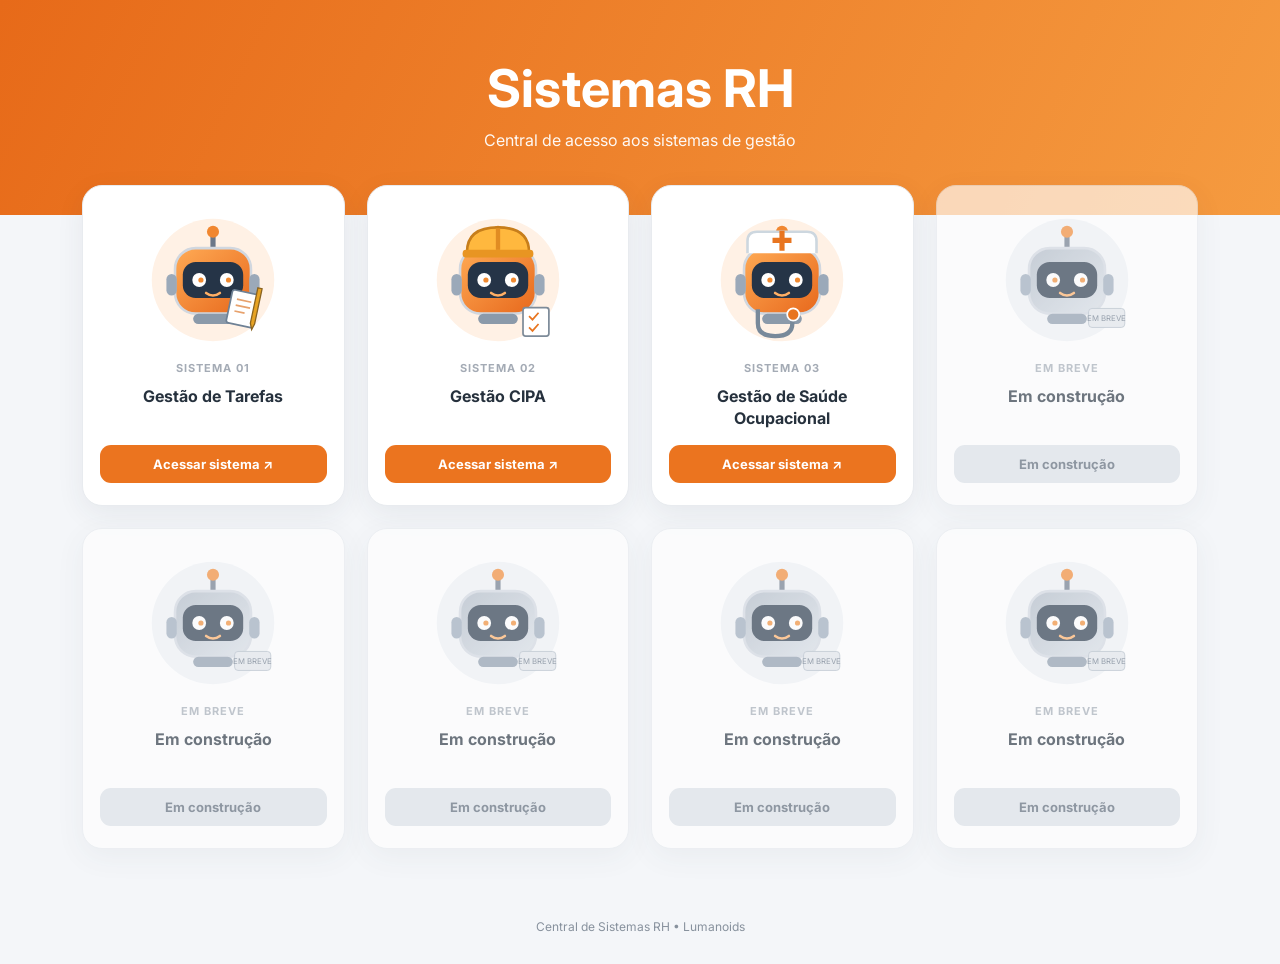
<file: sistemas_rh.HTML>
<!DOCTYPE html><html lang="pt-BR"><head><meta charset="UTF-8"><meta name="viewport" content="width=device-width,initial-scale=1"><title>Sistemas RH</title><style>
@import url('https://fonts.googleapis.com/css2?family=Inter:wght@400;500;600;700;800&display=swap');
:root{font-family:Inter,Arial,sans-serif;color:#26313d;background:#f4f6f9}*{box-sizing:border-box}body{margin:0}header{background:linear-gradient(115deg,#e76a19,#f59b40);color:white;text-align:center;padding:57px 20px 65px}header h1{font-size:clamp(32px,5vw,52px);margin:0 0 10px}header p{opacity:.95;margin:0;font-size:16px}.wrap{max-width:1160px;margin:-30px auto 60px;padding:0 22px}.grid{display:grid;grid-template-columns:repeat(4,minmax(0,1fr));gap:22px}.card{background:white;border-radius:20px;box-shadow:0 8px 28px #27344912;padding:25px 17px 22px;text-align:center;display:flex;flex-direction:column;align-items:center;min-height:285px;border:1px solid #e8ebef;transition:transform .2s,box-shadow .2s}.card.active:hover{transform:translateY(-6px);box-shadow:0 15px 34px #27344920}.robot{height:138px;width:138px;margin:0 auto 12px}.card h2{font-size:16px;line-height:1.4;margin:0 0 15px;min-height:45px}.btn{margin-top:auto;background:#eb741f;color:white;text-decoration:none;padding:11px 20px;border-radius:11px;font-size:13px;font-weight:700;width:100%}.pending{opacity:.65}.pending .btn{background:#dce1e7;color:#596574;cursor:default}.tag{font-size:11px;letter-spacing:.09em;color:#a4abb5;font-weight:700;margin-bottom:10px}footer{text-align:center;color:#87919d;padding:10px 20px 30px;font-size:12px}@media(max-width:900px){.grid{grid-template-columns:repeat(2,1fr)}}@media(max-width:520px){.grid{grid-template-columns:1fr}.wrap{max-width:370px}}
</style></head><body><header><h1>Sistemas RH</h1><p>Central de acesso aos sistemas de gestão</p></header><main class="wrap"><div class="grid" id="grid"></div></main><footer>Central de Sistemas RH • Lumanoids</footer><script>
const systems=[
{name:"Gestão de Tarefas",url:"https://applumanoids.github.io/Gestao-de-tarefas/"},
{name:"Gestão CIPA",url:"https://applumanoids.github.io/Gestao-CIPA/"},
{name:"Gestão de Saúde Ocupacional",url:"https://applumanoids.github.io/Gestao-de-Saude-Ocupacional/"},
...Array.from({length:5},()=>({name:"Em construção",url:null}))
];
const accessories=[
`<g transform="translate(103 91) rotate(12)"><rect x="0" y="0" width="31" height="39" rx="3" fill="#fff" stroke="#6e8195" stroke-width="2"/><path d="M7 10h17M7 17h17M7 24h12" stroke="#e7a16c" stroke-width="2"/><path d="M28 -8l5 0 0 42 -2 7 -3 -7z" fill="#e7a323" stroke="#8a6320" stroke-width="1.5"/></g>`,
`<path d="M44 48q0-29 36-29t36 29z" fill="#ffb83e" stroke="#c77e1b" stroke-width="3"/><rect x="39" y="45" width="82" height="9" rx="4" fill="#e89522"/><path d="M80 20v25" stroke="#e18c22" stroke-width="5"/><g transform="translate(109 112)"><rect width="30" height="33" rx="3" fill="#fff" stroke="#7d8b99" stroke-width="2"/><path d="M7 10l4 4 7-8M7 23l4 4 7-8" stroke="#e87520" stroke-width="2" fill="none"/></g>`,
`<path d="M40 49V35q0-11 11-11h58q11 0 11 11v14" fill="#fff" stroke="#cdd7df" stroke-width="3"/><path d="M80 23v23M69 34h22" stroke="#e87520" stroke-width="6"/><path d="M52 114v16q0 15 20 15t20-15v-10" fill="none" stroke="#78899a" stroke-width="5"/><circle cx="93" cy="120" r="7" fill="#e87520" stroke="#fff" stroke-width="2"/>`
];
const robot=(i,disabled)=>`<svg class="robot" viewBox="0 0 160 160" xmlns="http://www.w3.org/2000/svg" role="img" aria-label="Robô ${disabled?'em construção':systems[i].name}"><defs><linearGradient id="g${i}" x1="0" y1="0" x2="1" y2="1"><stop stop-color="${disabled?'#aeb8c4':'#ffab55'}"/><stop offset="1" stop-color="${disabled?'#d9dfe6':'#e7681c'}"/></linearGradient></defs><circle cx="80" cy="80" r="71" fill="${disabled?'#f0f2f5':'#fff1e5'}"/><path d="M80 27V41" stroke="#6b7788" stroke-width="6" stroke-linecap="round"/><circle cx="80" cy="24" r="7" fill="#f18730"/><rect x="36" y="43" width="88" height="76" rx="24" fill="url(#g${i})" stroke="#d1d7df" stroke-width="3"/><rect x="45" y="59" width="70" height="42" rx="15" fill="#253447"/><circle cx="64" cy="80" r="8" fill="#fff"/><circle cx="96" cy="80" r="8" fill="#fff"/><circle cx="66" cy="80" r="3" fill="#f18a30"/><circle cx="98" cy="80" r="3" fill="#f18a30"/><path d="M72 95Q80 101 88 95" fill="none" stroke="#ffaf65" stroke-width="3" stroke-linecap="round"/><rect x="26" y="73" width="12" height="25" rx="6" fill="#9ba9b9"/><rect x="122" y="73" width="12" height="25" rx="6" fill="#9ba9b9"/><rect x="57" y="119" width="46" height="12" rx="6" fill="#8b9aaa"/>${accessories[i]||'<g transform="translate(105 113)"><rect width="42" height="22" rx="4" fill="#e2e6eb" stroke="#aeb8c4"/><text x="21" y="15" font-size="9" text-anchor="middle" fill="#667384">EM BREVE</text></g>'}</svg>`;
document.getElementById('grid').innerHTML=systems.map((s,i)=>`<article class="card ${s.url?'active':'pending'}">${robot(i,!s.url)}<div class="tag">${s.url?'SISTEMA '+String(i+1).padStart(2,'0'):'EM BREVE'}</div><h2>${s.name}</h2>${s.url?`<a class="btn" href="${s.url}" target="_blank" rel="noopener noreferrer">Acessar sistema ↗</a>`:'<span class="btn">Em construção</span>'}</article>`).join('');
</script></body></html>
</file>
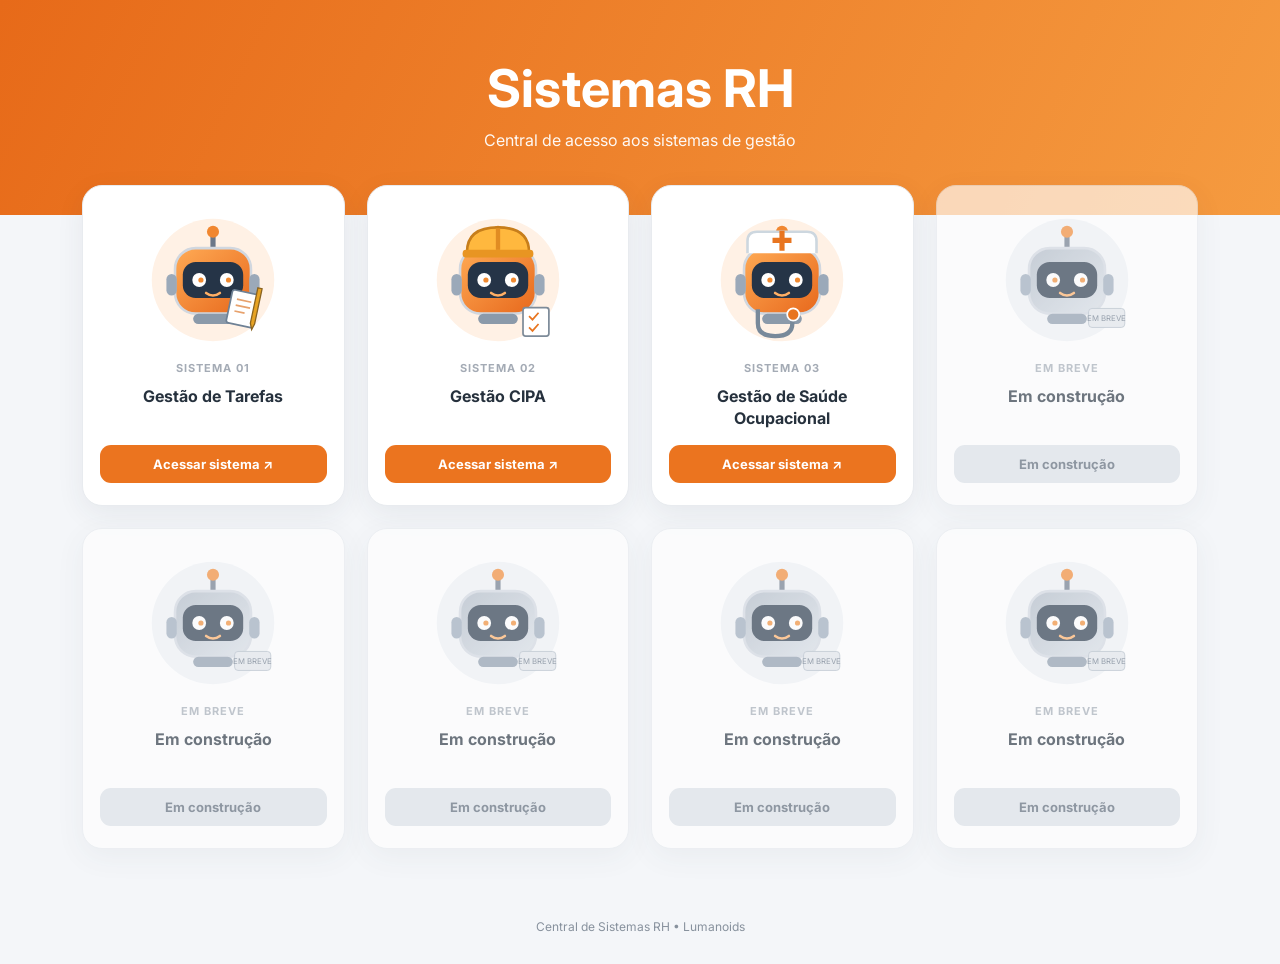
<file: sistemas_rh_robos_personalizados.html>
<!DOCTYPE html><html lang="pt-BR"><head><meta charset="UTF-8"><meta name="viewport" content="width=device-width,initial-scale=1"><title>Sistemas RH</title><style>
@import url('https://fonts.googleapis.com/css2?family=Inter:wght@400;500;600;700;800&display=swap');
:root{font-family:Inter,Arial,sans-serif;color:#26313d;background:#f4f6f9}*{box-sizing:border-box}body{margin:0}header{background:linear-gradient(115deg,#e76a19,#f59b40);color:white;text-align:center;padding:57px 20px 65px}header h1{font-size:clamp(32px,5vw,52px);margin:0 0 10px}header p{opacity:.95;margin:0;font-size:16px}.wrap{max-width:1160px;margin:-30px auto 60px;padding:0 22px}.grid{display:grid;grid-template-columns:repeat(4,minmax(0,1fr));gap:22px}.card{background:white;border-radius:20px;box-shadow:0 8px 28px #27344912;padding:25px 17px 22px;text-align:center;display:flex;flex-direction:column;align-items:center;min-height:285px;border:1px solid #e8ebef;transition:transform .2s,box-shadow .2s}.card.active:hover{transform:translateY(-6px);box-shadow:0 15px 34px #27344920}.robot{height:138px;width:138px;margin:0 auto 12px}.card h2{font-size:16px;line-height:1.4;margin:0 0 15px;min-height:45px}.btn{margin-top:auto;background:#eb741f;color:white;text-decoration:none;padding:11px 20px;border-radius:11px;font-size:13px;font-weight:700;width:100%}.pending{opacity:.65}.pending .btn{background:#dce1e7;color:#596574;cursor:default}.tag{font-size:11px;letter-spacing:.09em;color:#a4abb5;font-weight:700;margin-bottom:10px}footer{text-align:center;color:#87919d;padding:10px 20px 30px;font-size:12px}@media(max-width:900px){.grid{grid-template-columns:repeat(2,1fr)}}@media(max-width:520px){.grid{grid-template-columns:1fr}.wrap{max-width:370px}}
</style></head><body><header><h1>Sistemas RH</h1><p>Central de acesso aos sistemas de gestão</p></header><main class="wrap"><div class="grid" id="grid"></div></main><footer>Central de Sistemas RH • Lumanoids</footer><script>
const systems=[
{name:"Gestão de Tarefas",url:"https://applumanoids.github.io/Gestao-de-tarefas/"},
{name:"Gestão CIPA",url:"https://applumanoids.github.io/Gestao-CIPA/"},
{name:"Gestão de Saúde Ocupacional",url:"https://applumanoids.github.io/Gestao-de-Saude-Ocupacional/"},
...Array.from({length:5},()=>({name:"Em construção",url:null}))
];
const accessories=[
`<g transform="translate(103 91) rotate(12)"><rect x="0" y="0" width="31" height="39" rx="3" fill="#fff" stroke="#6e8195" stroke-width="2"/><path d="M7 10h17M7 17h17M7 24h12" stroke="#e7a16c" stroke-width="2"/><path d="M28 -8l5 0 0 42 -2 7 -3 -7z" fill="#e7a323" stroke="#8a6320" stroke-width="1.5"/></g>`,
`<path d="M44 48q0-29 36-29t36 29z" fill="#ffb83e" stroke="#c77e1b" stroke-width="3"/><rect x="39" y="45" width="82" height="9" rx="4" fill="#e89522"/><path d="M80 20v25" stroke="#e18c22" stroke-width="5"/><g transform="translate(109 112)"><rect width="30" height="33" rx="3" fill="#fff" stroke="#7d8b99" stroke-width="2"/><path d="M7 10l4 4 7-8M7 23l4 4 7-8" stroke="#e87520" stroke-width="2" fill="none"/></g>`,
`<path d="M40 49V35q0-11 11-11h58q11 0 11 11v14" fill="#fff" stroke="#cdd7df" stroke-width="3"/><path d="M80 23v23M69 34h22" stroke="#e87520" stroke-width="6"/><path d="M52 114v16q0 15 20 15t20-15v-10" fill="none" stroke="#78899a" stroke-width="5"/><circle cx="93" cy="120" r="7" fill="#e87520" stroke="#fff" stroke-width="2"/>`
];
const robot=(i,disabled)=>`<svg class="robot" viewBox="0 0 160 160" xmlns="http://www.w3.org/2000/svg" role="img" aria-label="Robô ${disabled?'em construção':systems[i].name}"><defs><linearGradient id="g${i}" x1="0" y1="0" x2="1" y2="1"><stop stop-color="${disabled?'#aeb8c4':'#ffab55'}"/><stop offset="1" stop-color="${disabled?'#d9dfe6':'#e7681c'}"/></linearGradient></defs><circle cx="80" cy="80" r="71" fill="${disabled?'#f0f2f5':'#fff1e5'}"/><path d="M80 27V41" stroke="#6b7788" stroke-width="6" stroke-linecap="round"/><circle cx="80" cy="24" r="7" fill="#f18730"/><rect x="36" y="43" width="88" height="76" rx="24" fill="url(#g${i})" stroke="#d1d7df" stroke-width="3"/><rect x="45" y="59" width="70" height="42" rx="15" fill="#253447"/><circle cx="64" cy="80" r="8" fill="#fff"/><circle cx="96" cy="80" r="8" fill="#fff"/><circle cx="66" cy="80" r="3" fill="#f18a30"/><circle cx="98" cy="80" r="3" fill="#f18a30"/><path d="M72 95Q80 101 88 95" fill="none" stroke="#ffaf65" stroke-width="3" stroke-linecap="round"/><rect x="26" y="73" width="12" height="25" rx="6" fill="#9ba9b9"/><rect x="122" y="73" width="12" height="25" rx="6" fill="#9ba9b9"/><rect x="57" y="119" width="46" height="12" rx="6" fill="#8b9aaa"/>${accessories[i]||'<g transform="translate(105 113)"><rect width="42" height="22" rx="4" fill="#e2e6eb" stroke="#aeb8c4"/><text x="21" y="15" font-size="9" text-anchor="middle" fill="#667384">EM BREVE</text></g>'}</svg>`;
document.getElementById('grid').innerHTML=systems.map((s,i)=>`<article class="card ${s.url?'active':'pending'}">${robot(i,!s.url)}<div class="tag">${s.url?'SISTEMA '+String(i+1).padStart(2,'0'):'EM BREVE'}</div><h2>${s.name}</h2>${s.url?`<a class="btn" href="${s.url}" target="_blank" rel="noopener noreferrer">Acessar sistema ↗</a>`:'<span class="btn">Em construção</span>'}</article>`).join('');
</script></body></html>
</file>
<file: assets/appcalhas.css>
/* =====================================================================
   AppCalhas — estilos compartilhados da demonstração
   Paleta inspirada nos materiais de calhas: água da chuva, aço
   galvanizado, cobre e pátina. Sem fontes externas (funciona offline).
   ===================================================================== */
:root {
  --storm: #13202c;
  --storm-2: #1b2c3b;
  --ink: #142230;
  --ink-2: #2f4050;
  --muted: #5d6d7c;
  --faint: #8796a4;
  --line: #dfe6ec;
  --line-2: #cdd7e0;
  --bg: #eef2f5;
  --surface: #ffffff;
  --surface-2: #f6f8fa;
  --rain: #1b87c9;
  --rain-l: #dcedf8;
  --copper: #b8612e;
  --steel: #8e9ba7;
  --ok: #17723f;   --ok-bg: #e3f3e9;
  --warn: #9a5a06; --warn-bg: #fcf0d9;
  --bad: #b42323;  --bad-bg: #fbe7e7;
  --info: #1f56c4; --info-bg: #e6eefc;
  --neu: #46576a;  --neu-bg: #edf1f5;
  --acc: #1b87c9; --acc-ink: #13679b; --acc-soft: #e2f0f9;
  --r: 12px; --r-sm: 8px;
  --sh: 0 1px 2px rgba(19, 32, 44, .05), 0 3px 12px rgba(19, 32, 44, .05);
  --sh-lg: 0 24px 60px rgba(19, 32, 44, .28);
  --font: "Segoe UI Variable Text", "Segoe UI", system-ui, -apple-system, "Helvetica Neue", Roboto, Arial, sans-serif;
  --font-d: "Bahnschrift", "DIN Alternate", "Roboto Condensed", "Arial Narrow", sans-serif-condensed, "Segoe UI", system-ui, sans-serif;
  --side: 260px;
}
/* Acento de cada cenário */
body.sc-1 { --acc: #1b87c9; --acc-ink: #13679b; --acc-soft: #e2f0f9; }
body.sc-2 { --acc: #23866f; --acc-ink: #186553; --acc-soft: #e0f2ec; }
body.sc-3 { --acc: #b8612e; --acc-ink: #8e4720; --acc-soft: #f8eadf; }
body.sc-4 { --acc: #5146c0; --acc-ink: #3f3599; --acc-soft: #ebe9fb; }

* { box-sizing: border-box; }
html { -webkit-text-size-adjust: 100%; }
body { margin: 0; font-family: var(--font); color: var(--ink); background: var(--bg); font-size: 14px; line-height: 1.5; }
body.noscroll { overflow: hidden; }
button, input, select, textarea { font: inherit; color: inherit; }
h1, h2, h3, h4 { font-family: var(--font-d); line-height: 1.2; letter-spacing: 0; font-weight: 600; }
a { color: var(--acc-ink); }
p { margin: 0 0 10px; }
.i { flex: none; vertical-align: middle; }
.muted { color: var(--muted); }
.small { font-size: 12.5px; }
.nowrap { white-space: nowrap; }
.r { text-align: right; }
.num { font-variant-numeric: tabular-nums; }
:focus-visible { outline: 2px solid var(--acc); outline-offset: 2px; }
[hidden] { display: none !important; }

/* ---------- Marca ---------- */
.logo { display: inline-flex; align-items: center; gap: 9px; text-decoration: none; color: var(--ink); }
.logo b { font-family: var(--font-d); font-size: 21px; font-weight: 700; letter-spacing: .01em; }
.logo b span { font-weight: 400; }
.logo.light { color: #fff; }

/* ---------- Estrutura do sistema ---------- */
.side { position: fixed; inset: 0 auto 0 0; width: var(--side); background: var(--storm); color: #c9d5e0; display: flex; flex-direction: column; z-index: 50; }
.side-head { padding: 18px 18px 10px; }
.side-sc { margin: 4px 14px 8px; padding: 10px 12px; border-radius: 10px; background: rgba(255, 255, 255, .05); border-left: 3px solid var(--acc); font-size: 12px; color: #9fb0c0; }
.side-sc b { display: block; color: #fff; font-family: var(--font-d); font-size: 15px; font-weight: 600; }
.nav { flex: 1; overflow: auto; padding: 4px 10px 10px; }
.nav-sec { font-size: 11.5px; color: #7d90a3; padding: 14px 10px 5px; font-weight: 600; }
.nav button { width: 100%; display: flex; align-items: center; gap: 10px; padding: 8px 10px; border: 0; background: none; border-radius: 8px; color: #c9d5e0; font-size: 14px; cursor: pointer; text-align: left; position: relative; }
.nav button:hover { background: rgba(255, 255, 255, .06); color: #fff; }
.nav button.on { background: rgba(255, 255, 255, .1); color: #fff; }
.nav button.on::before { content: ""; position: absolute; left: -10px; top: 7px; bottom: 7px; width: 3px; border-radius: 0 3px 3px 0; background: var(--acc); }
.nav .cnt { margin-left: auto; background: var(--acc); color: #fff; font-size: 11px; font-weight: 700; padding: 0 7px; border-radius: 999px; line-height: 18px; }
.side-foot { padding: 10px 12px 14px; border-top: 1px solid rgba(255, 255, 255, .08); display: grid; gap: 2px; }
.sbtn { display: flex; align-items: center; gap: 9px; padding: 7px 8px; border: 0; background: none; color: #b4c2cf; border-radius: 7px; cursor: pointer; font-size: 13px; text-decoration: none; text-align: left; }
.sbtn:hover { background: rgba(255, 255, 255, .06); color: #fff; }
.demo-tag { font-size: 11.5px; color: #7d90a3; padding: 8px 8px 0; }
.demo-tag.dark { color: var(--faint); text-align: center; padding-top: 14px; }

.main { margin-left: var(--side); min-height: 100vh; display: flex; flex-direction: column; }
.top { position: sticky; top: 0; z-index: 30; display: flex; align-items: center; gap: 12px; height: 62px; padding: 0 22px; background: rgba(255, 255, 255, .94); backdrop-filter: blur(8px); border-bottom: 1px solid var(--line); }
.hamb { display: none; }
.top-t { display: flex; flex-direction: column; min-width: 0; flex: 1; }
.top-t span { font-size: 12px; color: var(--muted); white-space: nowrap; overflow: hidden; text-overflow: ellipsis; }
.top-t b { font-family: var(--font-d); font-size: 17px; font-weight: 600; white-space: nowrap; overflow: hidden; text-overflow: ellipsis; }
.psw { display: inline-flex; background: var(--surface-2); border: 1px solid var(--line); border-radius: 10px; padding: 3px; gap: 2px; }
.psw button { display: inline-flex; align-items: center; gap: 6px; border: 0; background: none; padding: 6px 11px; border-radius: 7px; cursor: pointer; font-size: 13px; font-weight: 600; color: var(--muted); }
.psw button:hover { color: var(--ink); }
.psw button.on { background: #fff; color: var(--acc-ink); box-shadow: 0 1px 3px rgba(19, 32, 44, .14); }
.um { position: relative; }
.um-btn { display: flex; align-items: center; gap: 9px; border: 0; background: none; cursor: pointer; padding: 4px; border-radius: 10px; text-align: left; }
.um-btn:hover { background: var(--surface-2); }
.um-n { display: flex; flex-direction: column; line-height: 1.2; }
.um-n b { font-size: 13px; }
.um-n small { font-size: 11.5px; color: var(--muted); }
.um-dd { position: absolute; right: 0; top: calc(100% + 6px); width: 250px; background: #fff; border: 1px solid var(--line); border-radius: 12px; box-shadow: var(--sh-lg); padding: 6px; z-index: 60; }
.um-h { padding: 8px 10px 10px; border-bottom: 1px solid var(--line); margin-bottom: 4px; display: flex; flex-direction: column; }
.um-h small { color: var(--muted); }
.um-dd button, .um-dd a { display: flex; width: 100%; align-items: center; gap: 9px; padding: 8px 10px; border: 0; background: none; border-radius: 8px; cursor: pointer; text-decoration: none; color: var(--ink); font-size: 13.5px; text-align: left; }
.um-dd button:hover, .um-dd a:hover { background: var(--surface-2); }

.about { margin: 16px 26px 0; border-radius: var(--r); background: #fff; border: 1px solid var(--line); border-left: 4px solid var(--acc); padding: 12px 14px; display: flex; gap: 16px; align-items: center; }
.about.mini { background: none; border: 0; padding: 0; margin-bottom: -6px; }
.ab-lv { display: flex; flex-direction: column; gap: 4px; flex: none; }
.ab-lv small { font-size: 11.5px; color: var(--muted); white-space: nowrap; }
.ab-t { flex: 1; display: flex; flex-direction: column; font-size: 13.5px; color: var(--ink-2); }
.ab-t b { color: var(--ink); font-size: 14px; }
.ab-a { display: flex; gap: 6px; align-items: center; }
.lnk { border: 0; background: none; color: var(--acc-ink); cursor: pointer; font-weight: 600; display: inline-flex; gap: 6px; align-items: center; padding: 4px 0; font-size: 13px; }
.content { padding: 20px 26px 34px; width: 100%; max-width: 1360px; flex: 1; }
.foot { padding: 14px 26px 22px; font-size: 12px; color: var(--faint); border-top: 1px solid var(--line); }
.scrim { display: none; }

/* ---------- Medidor de participação (seções de calha com água) ---------- */
.meter { display: inline-flex; gap: 3px; align-items: flex-end; }
.meter i { width: 17px; height: 9px; border: 1.6px solid var(--steel); border-top: 0; border-radius: 0 0 8px 8px; }
.meter i.on { background: var(--rain); border-color: var(--rain); }
.meter.big i { width: 30px; height: 13px; border-width: 2px; border-radius: 0 0 12px 12px; }

/* ---------- Componentes ---------- */
.ph { display: flex; align-items: flex-end; gap: 14px; flex-wrap: wrap; margin: 4px 0 18px; }
.ph h1 { font-size: 25px; margin: 0; }
.ph p { margin: 4px 0 0; color: var(--muted); max-width: 760px; }
.ph .acts { margin-left: auto; display: flex; gap: 8px; flex-wrap: wrap; }
.back { display: inline-flex; align-items: center; gap: 6px; border: 0; background: none; color: var(--muted); cursor: pointer; padding: 0; margin-bottom: 8px; font-size: 13px; font-weight: 600; }
.back:hover { color: var(--acc-ink); }

.card { background: var(--surface); border: 1px solid var(--line); border-radius: var(--r); box-shadow: var(--sh); min-width: 0; }
.card-h { display: flex; align-items: center; gap: 9px; padding: 13px 16px; border-bottom: 1px solid var(--line); color: var(--ink-2); }
.card-h h3 { margin: 0; font-size: 16px; color: var(--ink); }
.card-r { margin-left: auto; display: flex; gap: 6px; align-items: center; }
.card-b { padding: 16px; }
.card-b.flush { padding: 0; }
.card-b.flush > .filters { padding: 12px 14px; border-bottom: 1px solid var(--line); margin: 0; }

.g2, .g3, .g4, .g21, .g12 { display: grid; gap: 16px; }
.g2 { grid-template-columns: repeat(2, minmax(0, 1fr)); }
.g3 { grid-template-columns: repeat(3, minmax(0, 1fr)); }
.g4 { grid-template-columns: repeat(4, minmax(0, 1fr)); }
.g21 { grid-template-columns: minmax(0, 2fr) minmax(0, 1fr); }
.g12 { grid-template-columns: minmax(0, 1fr) minmax(0, 2fr); }
.stack { display: grid; gap: 16px; align-content: start; }
.mt { margin-top: 16px; }
.mb16 { margin-bottom: 16px; }
.row { display: flex; align-items: center; gap: 8px; flex-wrap: wrap; }
.spacer { flex: 1; }

.kpi { padding: 14px 16px; display: flex; gap: 12px; align-items: flex-start; }
.kpi .ic { width: 38px; height: 38px; border-radius: 10px; background: var(--acc-soft); color: var(--acc-ink); display: grid; place-items: center; flex: none; }
.kpi .l { font-size: 12.5px; color: var(--muted); }
.kpi .v { font-family: var(--font-d); font-size: 25px; font-weight: 600; font-variant-numeric: tabular-nums; line-height: 1.15; }
.kpi .s { font-size: 12px; color: var(--faint); }
.kpi.k-warn .ic { background: var(--warn-bg); color: var(--warn); }
.kpi.k-bad .ic { background: var(--bad-bg); color: var(--bad); }
.kpi.k-ok .ic { background: var(--ok-bg); color: var(--ok); }

.btn { display: inline-flex; align-items: center; justify-content: center; gap: 7px; min-height: 36px; padding: 0 14px; border-radius: 8px; border: 1px solid var(--line-2); background: #fff; color: var(--ink); font-weight: 600; font-size: 13.5px; cursor: pointer; white-space: nowrap; text-decoration: none; transition: background .12s, border-color .12s; }
.btn:hover { border-color: var(--steel); background: var(--surface-2); }
.btn.p { background: var(--acc); border-color: var(--acc); color: #fff; }
.btn.p:hover { background: var(--acc-ink); border-color: var(--acc-ink); }
.btn.ok { background: var(--ok); border-color: var(--ok); color: #fff; }
.btn.ok:hover { filter: brightness(.92); }
.btn.dg { color: var(--bad); border-color: #efc6c6; }
.btn.dg:hover { background: var(--bad-bg); }
.btn.dgs { background: var(--bad); border-color: var(--bad); color: #fff; }
.btn.gh { border-color: transparent; background: none; }
.btn.gh:hover { background: var(--surface-2); }
.btn.sm { min-height: 30px; padding: 0 10px; font-size: 12.5px; border-radius: 7px; gap: 5px; }
.btn:disabled { opacity: .45; cursor: not-allowed; }
.ibtn { display: inline-grid; place-items: center; width: 34px; height: 34px; border-radius: 8px; border: 0; background: none; color: var(--muted); cursor: pointer; flex: none; }
.ibtn:hover { background: var(--surface-2); color: var(--ink); }
.acts-row { display: flex; gap: 6px; flex-wrap: wrap; }

.bdg { display: inline-flex; align-items: center; gap: 6px; padding: 2px 9px; border-radius: 999px; font-size: 12px; font-weight: 600; white-space: nowrap; line-height: 1.5; }
.bdg::before { content: ""; width: 6px; height: 6px; border-radius: 50%; background: currentColor; flex: none; }
.t-ok { background: var(--ok-bg); color: var(--ok); }
.t-warn { background: var(--warn-bg); color: var(--warn); }
.t-bad { background: var(--bad-bg); color: var(--bad); }
.t-info { background: var(--info-bg); color: var(--info); }
.t-neutral { background: var(--neu-bg); color: var(--neu); }
.t-accent { background: var(--acc-soft); color: var(--acc-ink); }
.new { font-size: 11px; font-weight: 700; color: var(--acc-ink); background: var(--acc-soft); padding: 1px 6px; border-radius: 5px; margin-left: 6px; white-space: nowrap; }

.tw { overflow-x: auto; -webkit-overflow-scrolling: touch; }
.tbl { width: 100%; border-collapse: collapse; font-size: 13.5px; }
.tbl th { text-align: left; font-size: 12px; color: var(--muted); font-weight: 600; padding: 10px 12px; border-bottom: 1px solid var(--line); background: var(--surface-2); white-space: nowrap; }
.tbl td { padding: 10px 12px; border-bottom: 1px solid var(--line); vertical-align: middle; }
.tbl tr:last-child td { border-bottom: 0; }
.tbl tbody tr:hover td { background: #fafcfd; }
.tbl tr.clk { cursor: pointer; }
.tbl .r { text-align: right; }
.tbl td small { display: block; color: var(--muted); font-size: 12px; }
.tbl tfoot td { font-weight: 700; background: var(--surface-2); }

.tabs { display: flex; gap: 4px; border-bottom: 1px solid var(--line); margin-bottom: 14px; overflow-x: auto; }
.tab { border: 0; background: none; padding: 9px 12px; cursor: pointer; font-weight: 600; color: var(--muted); border-bottom: 2px solid transparent; margin-bottom: -1px; white-space: nowrap; display: inline-flex; gap: 7px; align-items: center; }
.tab:hover { color: var(--ink); }
.tab.on { color: var(--acc-ink); border-bottom-color: var(--acc); }
.tab .n { background: var(--neu-bg); color: var(--neu); font-size: 11.5px; padding: 0 7px; border-radius: 999px; }
.tab.on .n { background: var(--acc-soft); color: var(--acc-ink); }

.filters { display: flex; flex-wrap: wrap; gap: 8px 10px; align-items: flex-end; margin-bottom: 14px; color: var(--muted); }
.filters > .i { align-self: center; }
.fsel { display: flex; flex-direction: column; gap: 3px; font-size: 11.5px; font-weight: 600; }
.fsel .inp { height: 34px; min-width: 140px; font-size: 13px; }
.fsearch { height: 34px !important; min-width: 220px; flex: 1; max-width: 340px; font-size: 13px; }

.fg { display: grid; grid-template-columns: repeat(2, minmax(0, 1fr)); gap: 12px 14px; }
.fg.one { grid-template-columns: 1fr; }
.f { display: flex; flex-direction: column; gap: 5px; min-width: 0; }
.f.full { grid-column: 1 / -1; }
.f > label { font-size: 12.5px; font-weight: 600; color: var(--ink-2); }
.req { color: var(--bad); font-style: normal; }
.help { color: var(--faint); font-size: 12px; }
.fsec { font-family: var(--font-d); font-size: 15px; font-weight: 600; padding-top: 6px; border-top: 1px solid var(--line); margin-top: 4px; color: var(--acc-ink); }
.fsec:first-child { border-top: 0; padding-top: 0; margin-top: 0; }
.inp { height: 38px; border: 1px solid var(--line-2); border-radius: 8px; padding: 0 11px; background: #fff; color: var(--ink); width: 100%; font-size: 14px; }
textarea.inp { height: auto; min-height: 80px; padding: 9px 11px; resize: vertical; line-height: 1.45; }
select.inp { padding-right: 6px; }
.inp:focus { outline: 2px solid color-mix(in srgb, var(--acc) 30%, transparent); border-color: var(--acc); }
.checks { display: flex; flex-wrap: wrap; gap: 6px; }
.ck { display: inline-flex; align-items: center; gap: 7px; padding: 6px 10px; border: 1px solid var(--line-2); border-radius: 8px; cursor: pointer; font-size: 13px; background: #fff; }
.ck:has(input:checked) { border-color: var(--acc); background: var(--acc-soft); }
.ck input { accent-color: var(--acc); margin: 0; }
.ck.single { border: 0; padding: 4px 0; background: none; align-items: flex-start; }
.ck.single:has(input:checked) { background: none; }

.pf { display: grid; gap: 8px; }
.pf-up { display: flex; align-items: center; gap: 12px; padding: 12px; border: 1.5px dashed var(--line-2); border-radius: 10px; cursor: pointer; background: var(--surface-2); color: var(--acc-ink); }
.pf-up span { display: flex; flex-direction: column; color: var(--ink); }
.pf-up small { color: var(--muted); }
.pf-up input { position: absolute; width: 1px; height: 1px; opacity: 0; }
.pf-or { font-size: 12px; color: var(--muted); }
.pf-pre { display: grid; grid-template-columns: repeat(auto-fill, minmax(96px, 1fr)); gap: 8px; }
.pf-p { display: flex; flex-direction: column; gap: 4px; cursor: pointer; position: relative; font-size: 11.5px; color: var(--muted); }
.pf-p input { position: absolute; top: 6px; left: 6px; z-index: 2; accent-color: var(--acc); }
.pf-p .pimg { border: 2px solid transparent; }
.pf-p:has(input:checked) .pimg { border-color: var(--acc); }
.fprev { display: flex; gap: 6px; flex-wrap: wrap; }
.fprev img { width: 70px; height: 52px; object-fit: cover; border-radius: 6px; border: 1px solid var(--line); }

.ied-t { min-width: 560px; }
.ied-t td { padding: 6px; }
.ied-t .inp { height: 34px; font-size: 13px; }
.ied-t td:nth-child(2) .inp { width: 80px; }
.ied-t td:nth-child(3) .inp { width: 100px; }
.ied-f { display: flex; justify-content: space-between; align-items: center; gap: 10px; padding-top: 8px; flex-wrap: wrap; }
.calc { margin-top: 14px; border: 1px solid var(--line); border-radius: 10px; background: var(--surface-2); padding: 12px 14px; }
.calc dl { display: grid; grid-template-columns: 1fr auto; gap: 4px 14px; margin: 0; font-size: 13.5px; }
.calc dt { color: var(--muted); }
.calc dd { margin: 0; text-align: right; font-variant-numeric: tabular-nums; font-weight: 600; }
.calc .tot { border-top: 1px solid var(--line-2); padding-top: 6px; margin-top: 2px; font-size: 15px; color: var(--ink); }

.dl { display: grid; grid-template-columns: repeat(2, minmax(0, 1fr)); gap: 10px 18px; margin: 0; }
.dl div { min-width: 0; }
.dl dt { font-size: 12px; color: var(--muted); }
.dl dd { margin: 1px 0 0; font-weight: 500; overflow-wrap: anywhere; }
.dl.one { grid-template-columns: 1fr; }

.note { display: flex; gap: 10px; align-items: flex-start; padding: 11px 13px; border-radius: 10px; background: var(--acc-soft); color: var(--ink-2); font-size: 13.5px; }
.note .i { color: var(--acc-ink); margin-top: 1px; }
.note.warn { background: var(--warn-bg); }
.note.warn .i { color: var(--warn); }
.note.bad { background: var(--bad-bg); }
.note.bad .i { color: var(--bad); }
.note.neutral { background: var(--surface-2); border: 1px solid var(--line); }

.chips { display: flex; flex-wrap: wrap; gap: 6px; }
.chip { display: inline-flex; align-items: center; gap: 6px; padding: 3px 10px; border-radius: 999px; background: var(--neu-bg); font-size: 12.5px; color: var(--ink-2); }
.chip button { border: 0; background: none; padding: 0; cursor: pointer; color: var(--muted); display: inline-grid; }
.chip button:hover { color: var(--bad); }
.chip.acc { background: var(--acc-soft); color: var(--acc-ink); }

.av { width: 36px; height: 36px; border-radius: 50%; display: inline-grid; place-items: center; color: #fff; font-weight: 700; font-size: 13px; flex: none; letter-spacing: .02em; }
.av.lg { width: 64px; height: 64px; font-size: 22px; border: 3px solid #fff; box-shadow: var(--sh); }
.stars { position: relative; display: inline-block; color: #d5dde5; font-size: 14px; line-height: 1; letter-spacing: 1px; vertical-align: -1px; }
.stars::before { content: "★★★★★"; }
.stars i { position: absolute; inset: 0 auto 0 0; overflow: hidden; color: #e9a21b; white-space: nowrap; font-style: normal; }
.stars i::before { content: "★★★★★"; }
.rt { display: inline-flex; align-items: center; gap: 6px; font-size: 13px; }
.rt b { font-variant-numeric: tabular-nums; }

.li { display: flex; gap: 12px; align-items: center; padding: 11px 0; border-bottom: 1px solid var(--line); }
.li:first-child { padding-top: 0; }
.li:last-child { border-bottom: 0; padding-bottom: 0; }
.li .lt { flex: 1; min-width: 0; display: flex; flex-direction: column; }
.li .lt b { font-weight: 600; }
.li .lt small { color: var(--muted); font-size: 12.5px; }
.li.clk { cursor: pointer; }
.li.clk:hover .lt b { color: var(--acc-ink); }

.empty { text-align: center; padding: 30px 16px; color: var(--muted); display: flex; flex-direction: column; align-items: center; gap: 6px; }
.empty .i { color: var(--steel); }
.empty p { margin: 0; }

/* Fotos e ilustrações */
.pimg { position: relative; display: block; border-radius: 10px; overflow: hidden; aspect-ratio: 16 / 10; background: #dbe4eb; }
.pimg svg, .pimg img { width: 100%; height: 100%; display: block; object-fit: cover; }
.pimg .cap { position: absolute; left: 0; right: 0; bottom: 0; padding: 22px 10px 8px; background: linear-gradient(transparent, rgba(10, 20, 30, .72)); color: #fff; font-size: 12px; line-height: 1.35; }
.pimg .tag { position: absolute; top: 8px; left: 8px; }
.gal { display: grid; grid-template-columns: repeat(auto-fill, minmax(190px, 1fr)); gap: 12px; }
.gal-i { display: flex; flex-direction: column; gap: 6px; }
.gal-i .acts-row { justify-content: flex-start; }
.zoom { cursor: zoom-in; }
.thumbs { display: grid; grid-template-columns: repeat(3, 1fr); gap: 6px; }
.thumbs .pimg { border-radius: 7px; }

/* Barras e gráficos */
.bars { display: grid; gap: 9px; }
.bar { display: grid; grid-template-columns: minmax(80px, 170px) minmax(0, 1fr) auto; gap: 10px; align-items: center; font-size: 13px; }
.bar .bl { white-space: nowrap; overflow: hidden; text-overflow: ellipsis; color: var(--ink-2); }
.bar .tr { height: 10px; background: var(--neu-bg); border-radius: 99px; overflow: hidden; }
.bar .fl { display: block; height: 100%; background: var(--acc); border-radius: 99px; }
.bar b { font-variant-numeric: tabular-nums; font-weight: 600; min-width: 34px; text-align: right; }
.cc { display: grid; gap: 10px; }
.cc-plot { display: flex; align-items: flex-end; gap: 18px; height: 190px; padding: 8px 4px 0; border-bottom: 1px solid var(--line-2); }
.cc-g { flex: 1; display: flex; align-items: flex-end; justify-content: center; gap: 5px; height: 100%; position: relative; padding-bottom: 22px; }
.cc-g > small { position: absolute; bottom: 0; left: 0; right: 0; text-align: center; color: var(--muted); font-size: 12px; }
.cc-b { width: 100%; max-width: 38px; border-radius: 6px 6px 0 0; position: relative; min-height: 2px; }
.cc-b span { position: absolute; bottom: 100%; left: 50%; transform: translateX(-50%); font-size: 10.5px; color: var(--ink-2); white-space: nowrap; padding-bottom: 2px; font-variant-numeric: tabular-nums; }
.cc-leg { display: flex; gap: 14px; flex-wrap: wrap; font-size: 12.5px; color: var(--muted); }
.cc-leg span { display: inline-flex; gap: 6px; align-items: center; }
.cc-leg i { width: 10px; height: 10px; border-radius: 3px; }
.fun { display: grid; gap: 6px; }
.fun-i { display: grid; grid-template-columns: 160px 1fr 70px; gap: 10px; align-items: center; font-size: 13px; }
.fun-b { height: 28px; background: var(--acc); border-radius: 6px; color: #fff; font-weight: 700; display: flex; align-items: center; padding: 0 10px; font-variant-numeric: tabular-nums; min-width: 34px; }
.fun-i small { color: var(--muted); text-align: right; }

/* Etapas */
.stp { display: flex; list-style: none; margin: 0; padding: 0; overflow-x: auto; gap: 0; }
.stp li { flex: 1; min-width: 96px; display: flex; flex-direction: column; align-items: center; text-align: center; position: relative; padding: 0 4px; }
.stp li::before { content: ""; position: absolute; top: 13px; left: -50%; right: 50%; height: 3px; background: var(--line); z-index: 0; }
.stp li:first-child::before { display: none; }
.stp li.done::before, .stp li.cur::before { background: var(--acc); }
.stp .dot { width: 28px; height: 28px; border-radius: 50%; display: grid; place-items: center; background: #fff; border: 2px solid var(--line-2); font-size: 12px; font-weight: 700; color: var(--muted); position: relative; z-index: 1; }
.stp li.done .dot { background: var(--acc); border-color: var(--acc); color: #fff; }
.stp li.cur .dot { border-color: var(--acc); color: var(--acc-ink); box-shadow: 0 0 0 4px var(--acc-soft); }
.stp .sl { font-size: 12px; margin-top: 6px; color: var(--muted); line-height: 1.25; }
.stp li.cur .sl { color: var(--ink); font-weight: 700; }
.stp li.done .sl { color: var(--ink-2); }

.tl { position: relative; padding-left: 22px; }
.tl::before { content: ""; position: absolute; left: 6px; top: 6px; bottom: 6px; width: 2px; background: var(--line); }
.tl-i { position: relative; padding-bottom: 13px; }
.tl-i:last-child { padding-bottom: 0; }
.tl-i::before { content: ""; position: absolute; left: -21px; top: 5px; width: 10px; height: 10px; border-radius: 50%; background: #fff; border: 2px solid var(--acc); }
.tl-i.t-warn::before { border-color: var(--warn); }
.tl-i.t-bad::before { border-color: var(--bad); }
.tl-i.t-ok::before { border-color: var(--ok); background: var(--ok); }
.tl-t { font-size: 13.5px; }
.tl-i small { color: var(--muted); font-size: 12px; }

/* Conversa */
.chat { display: flex; flex-direction: column; gap: 10px; max-height: 440px; overflow: auto; padding: 4px 2px 10px; }
.msg { max-width: 80%; padding: 9px 12px; border-radius: 12px; background: var(--surface-2); border: 1px solid var(--line); font-size: 13.5px; align-self: flex-start; }
.msg.me { align-self: flex-end; background: var(--acc-soft); border-color: transparent; }
.msg .who { font-size: 12px; font-weight: 700; margin-bottom: 2px; display: flex; gap: 6px; align-items: baseline; }
.msg .who span { font-weight: 600; color: var(--muted); font-size: 11px; }
.msg.r-mediador .who { color: var(--copper); }
.msg.r-profissional .who { color: #23866f; }
.msg.r-cliente .who { color: var(--info); }
.msg time { display: block; font-size: 11px; color: var(--faint); margin-top: 3px; }
.msg.sys { align-self: center; background: none; border: 0; color: var(--faint); font-size: 12px; text-align: center; max-width: 100%; padding: 2px; }
.chat-f { display: flex; gap: 8px; border-top: 1px solid var(--line); padding-top: 12px; }
.chat-f .inp { flex: 1; }

/* Quadro (fila de trabalho) */
.kb { display: grid; grid-template-columns: repeat(5, minmax(210px, 1fr)); gap: 12px; overflow-x: auto; padding-bottom: 6px; }
.kb-col { background: var(--surface-2); border: 1px solid var(--line); border-radius: 12px; padding: 10px; display: flex; flex-direction: column; gap: 8px; min-width: 0; }
.kb-h { display: flex; align-items: center; gap: 8px; font-weight: 700; font-size: 13px; padding: 2px 2px 4px; }
.kb-h .n { margin-left: auto; background: #fff; border: 1px solid var(--line); border-radius: 999px; padding: 0 8px; font-size: 12px; }
.kb-c { background: #fff; border: 1px solid var(--line); border-radius: 10px; padding: 9px 10px; cursor: pointer; display: flex; flex-direction: column; gap: 4px; font-size: 12.5px; text-align: left; width: 100%; }
.kb-c:hover { border-color: var(--acc); }
.kb-c b { font-size: 13px; }
.kb-c small { color: var(--muted); }
.kb-c.alert { border-left: 3px solid var(--bad); }
.kb-c.warnb { border-left: 3px solid var(--warn); }

/* Cartões de profissional (vitrine) */
.pcards { display: grid; grid-template-columns: repeat(auto-fill, minmax(290px, 1fr)); gap: 16px; }
.pcard { display: flex; flex-direction: column; overflow: hidden; }
.pcard-top { display: flex; gap: 12px; padding: 16px 16px 10px; align-items: flex-start; }
.pcard-top .tt { flex: 1; min-width: 0; }
.pcard-top h3 { margin: 0; font-size: 17px; }
.pcard-top small { color: var(--muted); display: block; }
.pcard .body { padding: 0 16px 12px; display: grid; gap: 10px; flex: 1; }
.pcard .acts { display: flex; gap: 6px; padding: 12px 16px; border-top: 1px solid var(--line); flex-wrap: wrap; background: var(--surface-2); }
.ver { display: inline-flex; align-items: center; gap: 4px; font-size: 12px; color: var(--ok); font-weight: 600; }
.cover { height: 96px; background: linear-gradient(120deg, var(--storm), var(--acc)); position: relative; overflow: hidden; border-radius: var(--r) var(--r) 0 0; }
.cover::after { content: ""; position: absolute; inset: 0; background: repeating-linear-gradient(105deg, rgba(255, 255, 255, .08) 0 1px, transparent 1px 14px); }
.prof-h { display: flex; gap: 16px; align-items: flex-end; padding: 0 18px 16px; margin-top: -32px; position: relative; flex-wrap: wrap; }
.prof-h .tt { flex: 1; min-width: 200px; padding-top: 36px; }
.prof-h h2 { margin: 0; font-size: 23px; }

/* Jornada de participação */
.jr { display: grid; gap: 6px; }
.jr-i { display: grid; grid-template-columns: 26px 1fr auto; gap: 10px; align-items: center; padding: 7px 10px; border-radius: 9px; background: var(--surface-2); font-size: 13.5px; }
.jr-d { width: 24px; height: 24px; border-radius: 50%; display: grid; place-items: center; }
.jr-i.v2 .jr-d { background: var(--rain); color: #fff; }
.jr-i.v1 .jr-d { background: var(--rain-l); color: var(--rain); }
.jr-i.v0 .jr-d { background: var(--neu-bg); color: var(--faint); }
.jr-i.v0 { color: var(--muted); }
.jr-i small { font-size: 12px; color: var(--muted); }
.jr-i.v2 small { color: var(--rain); font-weight: 600; }

.scx { display: grid; grid-template-columns: repeat(4, minmax(0, 1fr)); gap: 8px; }
.scx a { border: 1px solid var(--line); border-radius: 10px; padding: 10px; text-decoration: none; color: var(--ink); display: flex; flex-direction: column; gap: 6px; font-size: 13px; }
.scx a:hover { border-color: var(--steel); }
.scx a.on { border-color: var(--acc); background: var(--acc-soft); }
.scx a b { font-family: var(--font-d); font-weight: 600; }
.ex-top { display: flex; align-items: center; gap: 12px; margin-bottom: 8px; }
.lead { font-size: 15.5px; color: var(--ink-2); }
.md-b h4 { font-size: 15.5px; margin: 18px 0 8px; }
.ul, .ol { margin: 0; padding-left: 18px; display: grid; gap: 5px; }
.ul.chk { list-style: none; padding: 0; }
.ul.chk li { display: flex; gap: 8px; align-items: flex-start; }
.ul.chk li .i { color: var(--acc); margin-top: 2px; }

/* Modal e avisos */
.mb { position: fixed; inset: 0; background: rgba(13, 24, 34, .52); display: grid; place-items: center; padding: 16px; z-index: 100; animation: fadeIn .14s ease-out; }
.md { background: #fff; border-radius: 14px; width: min(660px, 100%); max-height: calc(100vh - 32px); display: flex; flex-direction: column; box-shadow: var(--sh-lg); animation: rise .18s ease-out; }
.md.lg { width: min(940px, 100%); }
.md.sm { width: min(450px, 100%); }
.md-h { padding: 15px 16px 13px 20px; border-bottom: 1px solid var(--line); display: flex; gap: 10px; align-items: flex-start; }
.md-h > div { flex: 1; min-width: 0; }
.md-h h3 { margin: 2px 0 0; font-size: 19px; }
.md-h p { margin: 3px 0 0; color: var(--muted); font-size: 13px; }
.md-b { padding: 18px 20px; overflow: auto; }
.md-f { padding: 12px 20px; border-top: 1px solid var(--line); display: flex; justify-content: flex-end; gap: 8px; flex-wrap: wrap; background: var(--surface-2); border-radius: 0 0 14px 14px; }
.cf { font-size: 14.5px; }
@keyframes fadeIn { from { opacity: 0; } }
@keyframes rise { from { transform: translateY(10px); opacity: .6; } }
#toasts { position: fixed; right: 18px; bottom: 18px; display: grid; gap: 8px; z-index: 200; max-width: min(420px, calc(100vw - 36px)); }
.toast { display: flex; gap: 10px; align-items: flex-start; background: var(--storm); color: #fff; padding: 11px 14px; border-radius: 10px; box-shadow: var(--sh-lg); font-size: 13.5px; animation: rise .2s ease-out; border-left: 4px solid #3fb37a; transition: opacity .3s, transform .3s; }
.toast.warn { border-left-color: #e3a21a; }
.toast.bad { border-left-color: #e05252; }
.toast.out { opacity: 0; transform: translateY(6px); }

/* Documento simulado */
.doc { border: 1px solid var(--line); border-radius: 10px; padding: 22px; background: #fff; font-size: 13.5px; }
.doc-h { display: flex; justify-content: space-between; align-items: flex-start; gap: 12px; border-bottom: 2px solid var(--ink); padding-bottom: 12px; margin-bottom: 14px; flex-wrap: wrap; }
.doc h2 { margin: 0; font-size: 20px; }
.wm { margin-top: 14px; font-size: 11.5px; color: var(--faint); text-align: center; border-top: 1px dashed var(--line-2); padding-top: 8px; }
.qr { width: 168px; height: 168px; border: 8px solid #fff; outline: 1px solid var(--line); border-radius: 6px; }

/* ---------- Tela de login demonstrativo ---------- */
.login { min-height: 100vh; display: grid; grid-template-columns: minmax(340px, 46%) 1fr; }
.lg-brand { position: relative; overflow: hidden; background: linear-gradient(160deg, var(--storm) 0%, var(--storm-2) 60%, color-mix(in srgb, var(--acc) 45%, var(--storm)) 100%); color: #d7e2ec; padding: 34px 44px; display: flex; flex-direction: column; gap: 22px; }
.lg-rain { position: absolute; inset: -40px; background: repeating-linear-gradient(100deg, rgba(160, 205, 235, .09) 0 1px, transparent 1px 22px); animation: lgrain 1.4s linear infinite; pointer-events: none; }
@keyframes lgrain { to { transform: translate(-6px, 40px); } }
.lg-brand > * { position: relative; }
.lg-back { color: #b9c8d6; text-decoration: none; font-size: 13px; display: inline-flex; gap: 6px; align-items: center; align-self: flex-start; }
.lg-back:hover { color: #fff; }
.lg-sc h1 { color: #fff; font-size: 38px; margin: 6px 0 10px; }
.lg-sc p { font-size: 15.5px; max-width: 520px; color: #c3d1dd; }
.lg-sc .eyebrow { color: color-mix(in srgb, var(--acc) 55%, #fff); font-weight: 600; font-size: 14px; }
.lg-lv { display: flex; align-items: center; gap: 12px; font-size: 13.5px; }
.lg-lv .meter i { border-color: rgba(255, 255, 255, .45); }
.lg-lv .meter i.on { background: #5ec4f2; border-color: #5ec4f2; }
.lg-pts { list-style: none; margin: 0; padding: 0; display: grid; gap: 9px; max-width: 520px; font-size: 14px; }
.lg-pts li { display: flex; gap: 10px; }
.lg-pts .i { color: #5ec4f2; margin-top: 2px; }
.btn.light { background: rgba(255, 255, 255, .08); border-color: rgba(255, 255, 255, .22); color: #fff; align-self: flex-start; }
.btn.light:hover { background: rgba(255, 255, 255, .16); }
.lg-main { display: grid; place-items: center; padding: 30px 20px; }
.lg-card { width: min(440px, 100%); }
.lg-card h2 { font-size: 26px; margin: 0 0 4px; }
.lg-quick { display: grid; gap: 8px; margin: 18px 0; }
.lg-p { display: flex; align-items: center; gap: 12px; padding: 12px 14px; border: 1px solid var(--line-2); border-radius: 12px; background: #fff; cursor: pointer; text-align: left; transition: border-color .12s, box-shadow .12s; }
.lg-p:hover { border-color: var(--acc); box-shadow: 0 0 0 3px var(--acc-soft); }
.lg-p .lg-t { flex: 1; display: flex; flex-direction: column; }
.lg-p b { font-size: 14.5px; }
.lg-p small { color: var(--muted); font-size: 12.5px; }
.lg-p .i:last-child { color: var(--acc); }
.or { display: flex; align-items: center; gap: 10px; color: var(--faint); font-size: 12.5px; margin: 6px 0 14px; }
.or::before, .or::after { content: ""; flex: 1; height: 1px; background: var(--line-2); }
.lg-form { display: grid; gap: 11px; }
.lg-form .btn { min-height: 42px; }
.lg-hint { font-size: 12px; color: var(--muted); background: var(--surface-2); border: 1px solid var(--line); border-radius: 8px; padding: 8px 10px; }
.lg-hint code { font-size: 11.5px; }

/* ---------- Responsivo ---------- */
@media (max-width: 1180px) {
  .um-n { display: none; }
  .g4 { grid-template-columns: repeat(2, minmax(0, 1fr)); }
}
@media (max-width: 1023px) {
  .side { transform: translateX(-100%); transition: transform .22s ease; box-shadow: none; }
  .app.menu-open .side { transform: none; box-shadow: var(--sh-lg); }
  .app.menu-open .scrim { display: block; position: fixed; inset: 0; background: rgba(13, 24, 34, .45); z-index: 45; }
  .main { margin-left: 0; }
  .hamb { display: inline-grid; }
  .g3, .g21, .g12 { grid-template-columns: minmax(0, 1fr); }
  .kb { grid-template-columns: repeat(5, minmax(230px, 1fr)); }
}
@media (max-width: 760px) {
  body { font-size: 14px; }
  .top { padding: 0 10px; gap: 6px; height: 58px; }
  .top-t span { display: none; }
  .top-t b { font-size: 15px; }
  .psw button { padding: 6px 9px; }
  .psw button span { display: none; }
  .about { margin: 12px 12px 0; flex-wrap: wrap; gap: 10px; padding: 11px 12px; }
  .about.mini { margin-bottom: -4px; }
  .ab-t { flex-basis: 100%; order: 2; }
  .ab-a { margin-left: auto; }
  .content { padding: 16px 12px 28px; }
  .foot { padding: 12px 12px 18px; }
  .ph h1 { font-size: 21px; }
  .ph .acts { margin-left: 0; width: 100%; }
  .g2, .dl { grid-template-columns: minmax(0, 1fr); }
  .fg { grid-template-columns: minmax(0, 1fr); }
  .tbl { min-width: 620px; }
  .tbl.fit { min-width: 0; }
  .mb { padding: 0; place-items: end stretch; }
  .md, .md.lg, .md.sm { width: 100%; max-height: 92vh; border-radius: 16px 16px 0 0; }
  .md-f { border-radius: 0; }
  .md-f .btn { flex: 1; }
  .scx { grid-template-columns: repeat(2, minmax(0, 1fr)); }
  .login { grid-template-columns: 1fr; }
  .lg-brand { padding: 22px 18px 26px; gap: 14px; }
  .lg-sc h1 { font-size: 28px; }
  .lg-pts, .lg-brand .btn.light { display: none; }
  .msg { max-width: 92%; }
  .bar { grid-template-columns: minmax(70px, 110px) minmax(0, 1fr) auto; }
  .fun-i { grid-template-columns: 110px 1fr 54px; }
  .fsel { flex: 1 1 140px; }
  .fsel .inp { min-width: 0; }
  .fsearch { min-width: 0; max-width: none; flex-basis: 100%; }
  .stp li { min-width: 82px; }
  .chat-f .btn span { display: none; }
  #toasts { left: 12px; right: 12px; bottom: 12px; max-width: none; }
}
@media (max-width: 420px) {
  .g4 { grid-template-columns: minmax(0, 1fr) minmax(0, 1fr); gap: 10px; }
  .kpi { padding: 12px; gap: 9px; }
  .kpi .ic { display: none; }
  .kpi .v { font-size: 21px; }
}
@media (prefers-reduced-motion: reduce) {
  *, *::before, *::after { animation: none !important; transition: none !important; }
}
.kb-c .bdg { align-self: flex-start; white-space: normal; text-align: left; }
.kb-c .bdg::before { margin-top: 1px; }
.card-h { flex-wrap: wrap; }
.card-h h3 { flex: 1 1 160px; min-width: 0; }
.card-r { flex-wrap: wrap; justify-content: flex-end; }
.dl dd .bdg, .li .bdg { white-space: normal; }

/* Celular: tipografia e espaçamentos mais compactos, com toque confortável. */
@media (max-width: 760px) {
  body { font-size: 13px; }
  .main, .content, .top-t, .lg-main { min-width: 0; }
  .top-t b { font-size: 14px; }
  .content { padding: 14px 12px 24px; }
  .ph { gap: 10px; margin-bottom: 14px; }
  .ph h1 { font-size: 20px; }
  .ph p, .ab-t { font-size: 13px; line-height: 1.45; }
  .ab-t b { font-size: 13px; }
  .card-h { padding: 11px 12px; gap: 8px; }
  .card-h h3 { font-size: 14px; flex-basis: 120px; }
  .card-b { padding: 12px; }
  .card-b.flush { padding: 0; }
  .g2, .g3, .g4, .g21, .g12, .stack { gap: 12px; }
  .kpi { padding: 12px; }
  .kpi .v { font-size: 21px; }
  .kpi .l, .kpi .s { font-size: 12px; }
  .btn { font-size: 13px; min-height: 44px; white-space: normal; }
  .btn.sm, .ibtn, .psw button, .hamb { min-height: 44px; }
  .ibtn { min-width: 44px; }
  .ph .acts, .filters, .md-f { gap: 8px; flex-wrap: wrap; }
  .tbl { font-size: 12.5px; }
  .bdg { font-size: 12px; }
  .lg-brand { padding: 18px 16px 20px; gap: 12px; }
  .lg-sc h1 { font-size: 24px; }
  .lg-sc p { font-size: 14px; line-height: 1.45; }
  .lg-main { padding: 22px 16px; }
  .lg-card h2 { font-size: 22px; }
  .lg-p { padding: 10px 12px; gap: 10px; }
  .lg-p b { font-size: 13px; }
  .lg-p small { font-size: 12px; }
  .md-h { padding: 14px 12px; }
  .md-h h3 { font-size: 17px; }
  .md-b, .md-f { padding: 12px; }
  input.inp, select.inp, textarea.inp { font-size: 16px; }
}
</file>
